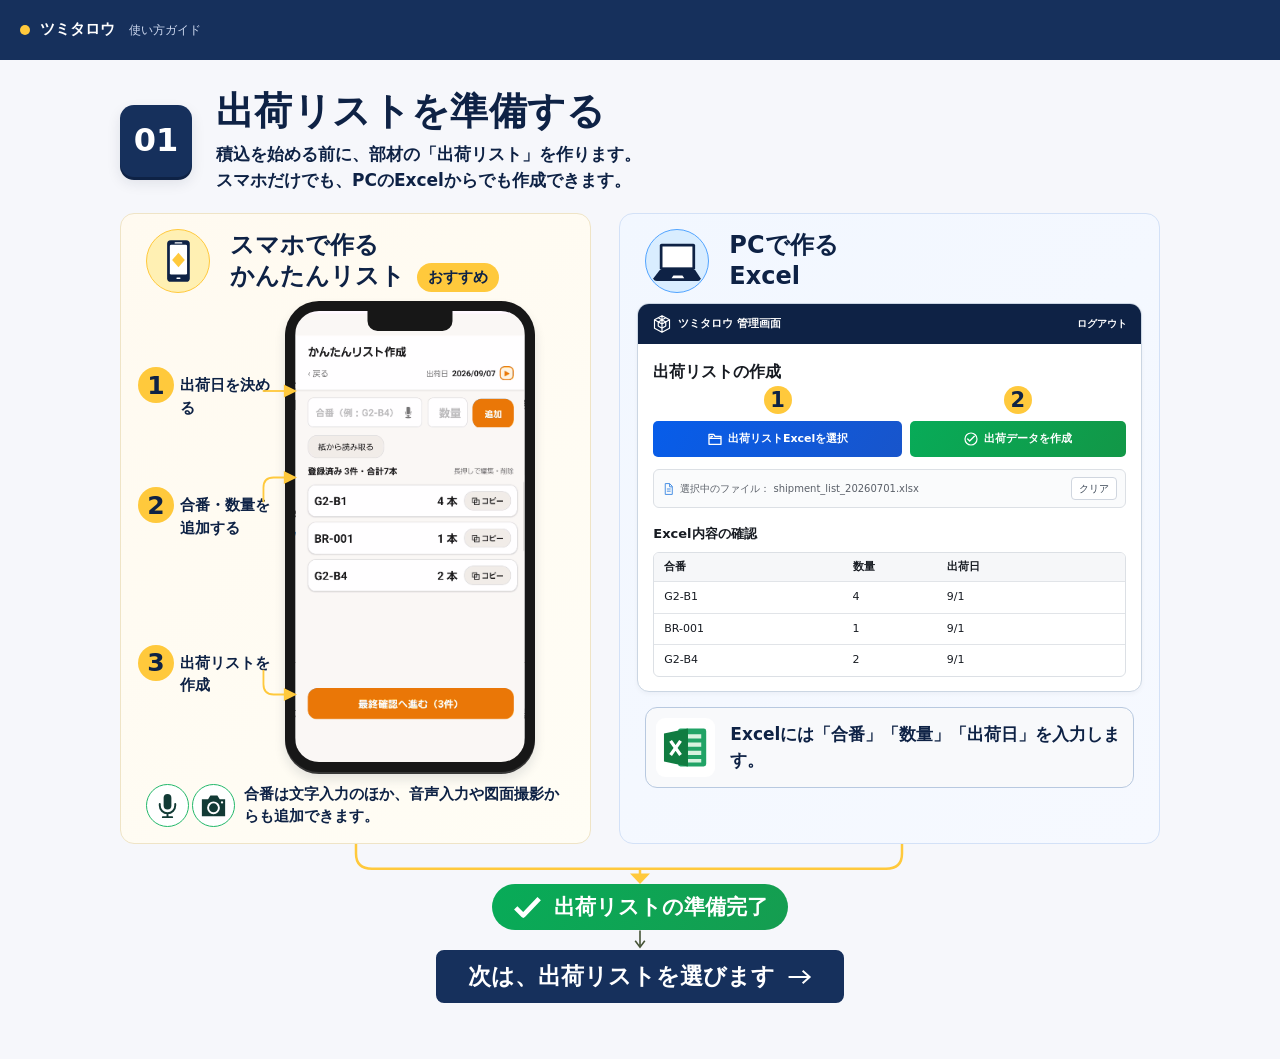
<file: guide_v2/01.html>
<!DOCTYPE html>
<html lang="ja">
<head>
<meta charset="UTF-8">
<meta name="viewport" content="width=device-width, initial-scale=1.0">
<title>01 出荷リストを準備する｜ツミタロウ 使い方</title>
<link rel="icon" href="data:,">
<link rel="stylesheet" href="guide.css">
<link rel="stylesheet" href="01.css?rev=14a">
</head>
<body class="v2-page-01">

<div class="v2-topbar">
  <div class="v2-topbar-brand"><span class="dot"></span>ツミタロウ<span class="v2-topbar-sub">&nbsp;使い方ガイド</span></div>
</div>

<main class="v2-main">
  <div class="v2-header">
    <span class="v2-badge">01</span>
    <div class="v2-header-text">
      <h1 class="v2-title">出荷リストを準備する</h1>
      <p class="v2-lead">積込を始める前に、部材の「出荷リスト」を作ります。</p>
      <p class="v2-lead">スマホだけでも、PCのExcelからでも作成できます。</p>
    </div>
  </div>

  <div class="prep-methods">
    <section class="prep-panel prep-panel--phone" aria-labelledby="phone-method-title">
      <div class="prep-panel-heading">
        <span class="prep-method-icon prep-method-icon--phone" aria-hidden="true">
          <svg viewBox="0 0 64 64" focusable="false"><rect x="20" y="9" width="25" height="46" rx="4" fill="currentColor"/><rect x="23" y="14" width="19" height="33" rx="1.5" fill="#fff"/><path d="m32.5 23 7 8-7 8-7-8Z" fill="var(--gold)"/><path d="M29 12h7M31 51h3" stroke="#fff" stroke-width="1.6" stroke-linecap="round"/></svg>
        </span>
        <div class="prep-heading-copy">
          <h2 id="phone-method-title" class="prep-method-title"><span>スマホで作る</span><span>かんたんリスト</span></h2>
          <span class="prep-recommended">おすすめ</span>
        </div>
      </div>

      <div class="prep-phone-demo">
        <ol class="prep-step-list">
          <li class="prep-step prep-step--1">
            <span class="prep-step-number" aria-hidden="true">1</span>
            <span class="prep-step-copy">出荷日を<wbr>決める</span>
            <svg class="prep-step-arrow" viewBox="0 0 48 20" aria-hidden="true" focusable="false"><path d="M1 10h30"/><path class="prep-arrow-tip" d="m30 1 18 9-18 9Z"/></svg>
          </li>
          <li class="prep-step prep-step--2">
            <span class="prep-step-number" aria-hidden="true">2</span>
            <span class="prep-step-copy">合番・数量を<wbr>追加する</span>
            <svg class="prep-step-arrow prep-step-arrow--up" viewBox="0 0 48 46" aria-hidden="true" focusable="false"><path d="M2 44V24Q2 10 16 10h16"/><path class="prep-arrow-tip" d="m30 1 18 9-18 9Z"/></svg>
          </li>
          <li class="prep-step prep-step--3">
            <span class="prep-step-number" aria-hidden="true">3</span>
            <span class="prep-step-copy">出荷リストを<wbr>作成</span>
            <svg class="prep-step-arrow prep-step-arrow--down" viewBox="0 0 48 46" aria-hidden="true" focusable="false"><path d="M2 2v20q0 14 14 14h16"/><path class="prep-arrow-tip" d="m30 27 18 9-18 9Z"/></svg>
          </li>
        </ol>

        <figure class="prep-phone-shell">
          <div class="prep-phone-screen">
            <!-- 実際のスマホ画面を使用。下端のOSナビゲーション領域だけをCSSで見切る。 -->
            <img src="assets/01_phone_screen.png" width="293" height="611" alt="かんたんリスト作成画面。出荷日2026/09/07。G2-B1・数量4本、BR-001・数量1本、G2-B4・数量2本。合番と数量の追加、紙から読み取る、最終確認へ進む操作を表示。">
          </div>
        </figure>
      </div>

      <div class="prep-phone-note">
        <span class="prep-input-icons" aria-hidden="true">
          <span class="prep-input-icon"><svg viewBox="0 0 40 40" focusable="false"><rect x="15" y="5" width="10" height="20" rx="5" fill="currentColor"/><path d="M10 18v2a10 10 0 0 0 20 0v-2M20 30v5M14 35h12" fill="none" stroke="currentColor" stroke-width="2.5" stroke-linecap="round"/></svg></span>
          <span class="prep-input-icon"><svg viewBox="0 0 40 40" focusable="false"><path d="M5 12h8l3-5h9l3 5h7v22H5Z" fill="currentColor"/><circle cx="20" cy="23" r="7" fill="none" stroke="#fff" stroke-width="2.5"/><circle cx="31" cy="16" r="1.5" fill="#fff"/></svg></span>
        </span>
        <p>合番は文字入力のほか、音声入力や図面撮影からも追加できます。</p>
      </div>
    </section>

    <section class="prep-panel prep-panel--pc" aria-labelledby="pc-method-title">
      <div class="prep-panel-heading">
        <span class="prep-method-icon prep-method-icon--pc" aria-hidden="true">
          <svg viewBox="0 0 64 64" focusable="false"><rect x="13" y="13" width="39" height="29" rx="2" fill="currentColor"/><rect x="16" y="16" width="33" height="23" fill="#fff"/><path d="m13 42-7 9q0 3 4 3h45q3 0 3-3l-6-9Z" fill="currentColor"/><path d="M28 48h10l2 3H26Z" fill="#fff"/></svg>
        </span>
        <h2 id="pc-method-title" class="prep-method-title"><span>PCで作る</span><span>Excel</span></h2>
      </div>

      <!-- 画面内もHTMLで再現し、狭い幅でも操作名・ファイル名・表の全3行を折り返して保持する。
           これは説明図。操作ボタンに見える要素は静的なspanであり、送信・選択処理は持たない。 -->
      <figure class="prep-pc-screen" aria-labelledby="pc-screen-caption">
        <figcaption id="pc-screen-caption" class="prep-sr-only">PCのツミタロウ管理画面で出荷リストを作成する例</figcaption>
        <div class="prep-pc-topbar">
          <span class="prep-pc-brand"><svg viewBox="0 0 24 24" aria-hidden="true" focusable="false"><path d="m12 2 9 5v10l-9 5-9-5V7Zm0 0v10m9-5-9 5-9-5m9 5v10M7.5 4.5l9 5v5l-4.5 2.5-4.5-2.5v-5l9-5" fill="none" stroke="currentColor" stroke-width="1.4" stroke-linejoin="round"/></svg><span>ツミタロウ 管理画面</span></span>
          <span class="prep-pc-logout">ログアウト</span>
        </div>
        <div class="prep-pc-body">
          <h3 class="prep-pc-title">出荷リストの作成</h3>
          <ol class="prep-pc-actions">
            <li><span class="prep-pc-step-number" aria-hidden="true">1</span><span class="prep-ui-action prep-ui-action--select"><svg viewBox="0 0 24 24" aria-hidden="true" focusable="false"><path d="M3 7V5h7l2 3h9v12H3Zm0 4h18M6 11V8h3" fill="none" stroke="currentColor" stroke-width="2" stroke-linejoin="round"/></svg><span>出荷リストExcelを選択</span></span></li>
            <li><span class="prep-pc-step-number" aria-hidden="true">2</span><span class="prep-ui-action prep-ui-action--create"><svg viewBox="0 0 24 24" aria-hidden="true" focusable="false"><circle cx="12" cy="12" r="9" fill="none" stroke="currentColor" stroke-width="1.8"/><path d="m7 12 3 3 7-7" fill="none" stroke="currentColor" stroke-width="2" stroke-linecap="round" stroke-linejoin="round"/></svg><span>出荷データを作成</span></span></li>
          </ol>
          <div class="prep-selected-file">
            <svg viewBox="0 0 24 24" aria-hidden="true" focusable="false"><path d="M6 2h8l5 5v15H6Zm8 0v6h5M9 12h7M9 16h7" fill="none" stroke="currentColor" stroke-width="1.8" stroke-linejoin="round"/></svg>
            <span class="prep-file-name"><span>選択中のファイル：</span> <span>shipment_list_20260701.xlsx</span></span>
            <span class="prep-file-clear">クリア</span>
          </div>
          <h3 class="prep-table-title">Excel内容の確認</h3>
          <div class="prep-table-frame">
            <table class="prep-data-table">
              <caption class="prep-sr-only">選択した出荷リストExcelの内容</caption>
              <colgroup><col class="prep-col-mark"><col class="prep-col-count"><col class="prep-col-date"></colgroup>
              <thead><tr><th scope="col">合番</th><th scope="col">数量</th><th scope="col">出荷日</th></tr></thead>
              <tbody>
                <tr><td>G2-B1</td><td>4</td><td>9/1</td></tr>
                <tr><td>BR-001</td><td>1</td><td>9/1</td></tr>
                <tr><td>G2-B4</td><td>2</td><td>9/1</td></tr>
              </tbody>
            </table>
          </div>
        </div>
      </figure>

      <div class="prep-excel-note">
        <svg class="prep-excel-icon" viewBox="0 0 64 64" aria-hidden="true" focusable="false"><rect x="23" y="9" width="34" height="46" rx="3" fill="#21a366"/><path d="M32 16h19v5H32Zm0 10h19v5H32Zm0 10h19v5H32Zm0 10h19v4H32Z" fill="#d8f2df"/><path d="m6 15 29-6v46L6 49Z" fill="#107c41"/><path d="m14 24 12 17m0-17L14 41" fill="none" stroke="#fff" stroke-width="4"/></svg>
        <p>Excelには「合番」「数量」「出荷日」を入力します。</p>
      </div>
    </section>
  </div>

  <div class="prep-merge" aria-hidden="true">
    <svg class="prep-merge-desktop" viewBox="0 0 1040 42" preserveAspectRatio="none" focusable="false"><path d="M236 0v10q0 16 16 16h514q16 0 16-16V0M520 26v8"/><path class="prep-arrow-tip" d="m510 31 10 11 10-11Z"/></svg>
    <svg class="prep-merge-mobile" viewBox="0 0 300 44" preserveAspectRatio="none" focusable="false"><path d="M1 0v14q0 14 14 14h141V0M150 28v8"/><path class="prep-arrow-tip" d="m142 34 8 10 8-10Z"/></svg>
  </div>

  <div class="prep-complete"><svg viewBox="0 0 32 32" aria-hidden="true" focusable="false"><path d="m4 17 8 8L29 7" fill="none" stroke="currentColor" stroke-width="5" stroke-linejoin="round"/></svg><span>出荷リストの準備完了</span></div>
  <svg class="prep-next-arrow" viewBox="0 0 20 24" aria-hidden="true" focusable="false"><path d="M10 0v19m-6-6 6 8 6-8"/></svg>
  <a class="prep-next" href="02.html"><span>次は、出荷リストを選びます</span><svg viewBox="0 0 32 24" aria-hidden="true" focusable="false"><path d="M2 12h27m-9-8 9 8-9 8"/></svg></a>
</main>

</body>
</html>
</file>
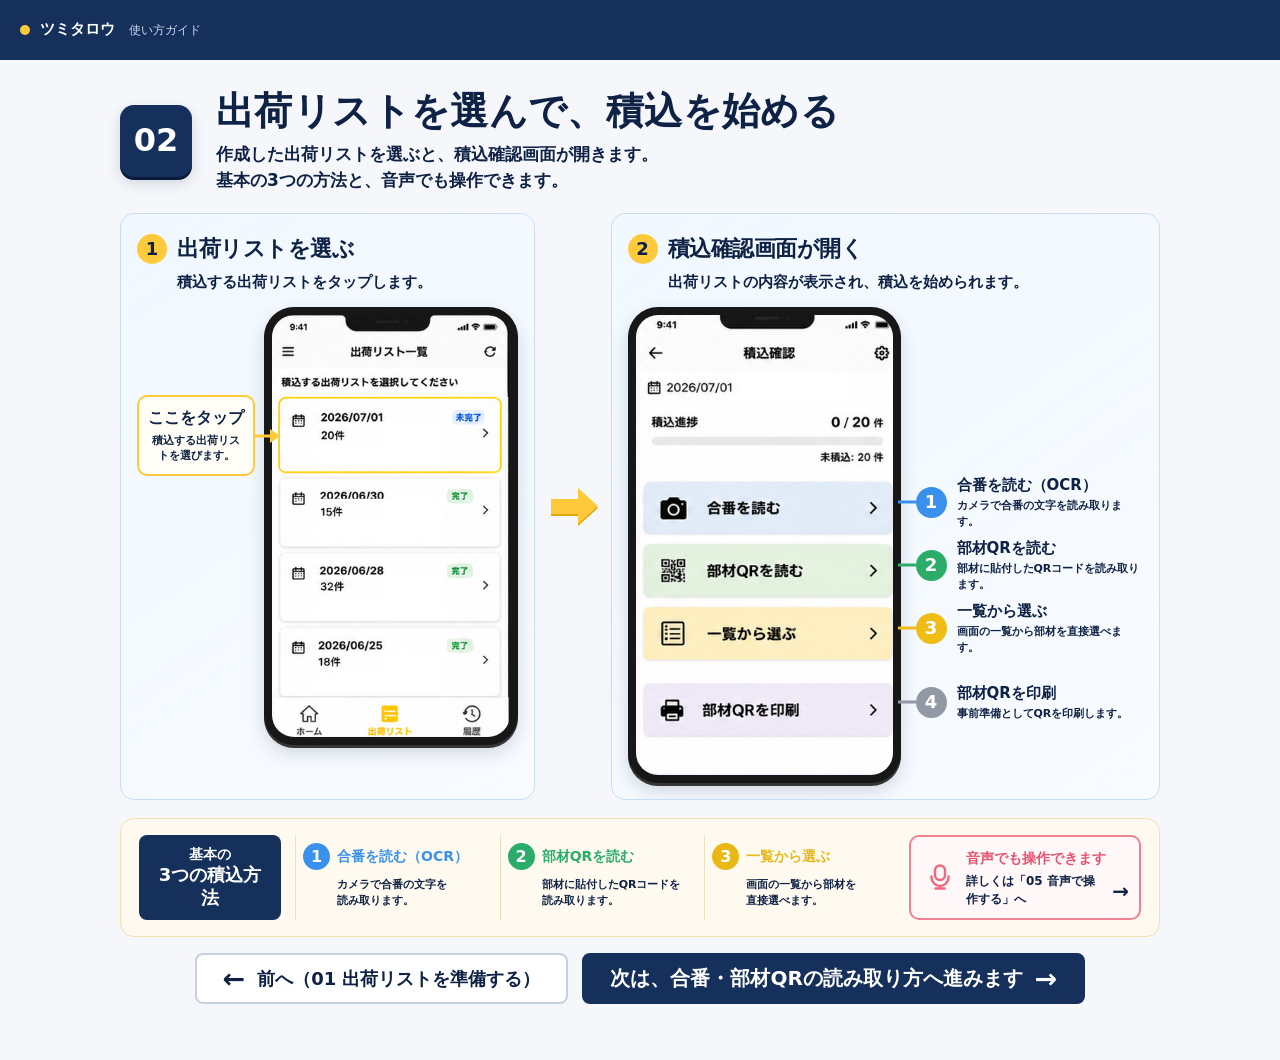
<file: guide_v2/02.html>
<!doctype html>
<html lang="ja">
<head>
  <meta charset="utf-8">
  <meta name="viewport" content="width=device-width, initial-scale=1">
  <title>02 出荷リストを選んで、積込を始める｜ツミタロウ 使い方ガイド</title>
  <link rel="icon" href="data:,">
  <link rel="stylesheet" href="guide.css">
  <link rel="stylesheet" href="02.css?rev=14e">
</head>
<body class="v2-page-02">
  <div class="v2-topbar">
    <div class="v2-topbar-brand"><span class="dot"></span>ツミタロウ<span class="v2-topbar-sub">&nbsp;使い方ガイド</span></div>
  </div>

  <main class="v2-main">
    <header class="v2-header">
      <span class="v2-badge">02</span>
      <div class="v2-header-text">
        <h1 class="v2-title">出荷リストを選んで、積込を始める</h1>
        <p class="v2-lead">作成した出荷リストを選ぶと、積込確認画面が開きます。</p>
        <p class="v2-lead">基本の3つの方法と、音声でも操作できます。</p>
      </div>
    </header>

    <section class="load-steps" aria-label="積込を始めるまでの手順">
      <article class="load-step-panel load-step-panel--list v2-panel">
        <div class="v2-step-head">
          <span class="v2-step-num">1</span>
          <h2 class="v2-step-title">出荷リストを選ぶ</h2>
        </div>
        <p class="v2-step-desc">積込する出荷リストをタップします。</p>

        <div class="load-list-layout">
          <div class="load-phone-shell load-phone-shell--list">
            <img src="assets/02_shipment_list_screen.png" width="339" height="602" alt="出荷リスト一覧。出荷日、未完了・完了の状態、件数、右矢印を備えた4件の出荷リストと、ホーム・出荷リスト・履歴のタブを表示">
          </div>
          <aside class="load-select-callout">
            <strong>ここをタップ</strong>
            <span>積込する出荷リストを選びます。</span>
          </aside>
        </div>
      </article>

      <div class="load-main-arrow" aria-hidden="true"></div>

      <article class="load-step-panel load-step-panel--check v2-panel">
        <div class="v2-step-head">
          <span class="v2-step-num">2</span>
          <h2 class="v2-step-title">積込確認画面が開く</h2>
        </div>
        <p class="v2-step-desc">出荷リストの内容が表示され、積込を始められます。</p>

        <div class="load-check-layout">
          <div class="load-phone-shell load-phone-shell--check">
            <img src="assets/02_loading_check_screen.png" width="337" height="602" alt="積込確認画面。2026年7月1日、積込進捗0／20件、未積込20件と4つの操作を表示">
          </div>

          <ol class="load-actions" aria-label="積込方法と事前準備">
            <li class="load-action load-action--ocr">
              <span class="load-action-number">1</span>
              <span class="load-action-copy"><strong>合番を読む（OCR）</strong><span>カメラで合番の文字を読み取ります。</span></span>
            </li>
            <li class="load-action load-action--qr">
              <span class="load-action-number">2</span>
              <span class="load-action-copy"><strong>部材QRを読む</strong><span>部材に貼付したQRコードを読み取ります。</span></span>
            </li>
            <li class="load-action load-action--list">
              <span class="load-action-number">3</span>
              <span class="load-action-copy"><strong>一覧から選ぶ</strong><span>画面の一覧から部材を直接選べます。</span></span>
            </li>
            <li class="load-action load-action--print">
              <span class="load-action-number">4</span>
              <span class="load-action-copy"><strong>部材QRを印刷</strong><span>事前準備としてQRを印刷します。</span></span>
            </li>
          </ol>
        </div>
      </article>
    </section>

    <section class="load-methods v2-panel" aria-labelledby="load-methods-title">
      <h2 id="load-methods-title" class="load-methods-title"><span>基本の</span><strong>3つの積込方法</strong></h2>

      <div class="load-method load-method--ocr">
        <div class="load-method-head"><span>1</span><strong>合番を読む（OCR）</strong></div>
        <p>カメラで合番の文字を<br>読み取ります。</p>
      </div>

      <div class="load-method load-method--qr">
        <div class="load-method-head"><span>2</span><strong>部材QRを読む</strong></div>
        <p>部材に貼付したQRコードを<br>読み取ります。</p>
      </div>

      <div class="load-method load-method--list">
        <div class="load-method-head"><span>3</span><strong>一覧から選ぶ</strong></div>
        <p>画面の一覧から部材を<br>直接選べます。</p>
      </div>

      <a class="load-voice" href="05-01.html">
        <svg viewBox="0 0 28 28" fill="none" aria-hidden="true" focusable="false">
          <rect x="9" y="2.5" width="10" height="14.5" rx="5" stroke="currentColor" stroke-width="2.4"/>
          <path d="M5.5 13.5v1a8.5 8.5 0 0 0 17 0v-1M14 23v2.5M9.5 25.5h9" stroke="currentColor" stroke-width="2.4" stroke-linecap="round" stroke-linejoin="round"/>
        </svg>
        <div class="load-voice-copy">
          <strong>音声でも操作できます</strong>
          <div class="load-voice-detail"><span class="load-voice-guide"><span>詳しくは「05 音声で</span><span>操作する」へ</span></span><span class="load-voice-arrow" aria-hidden="true">→</span></div>
        </div>
      </a>
    </section>

    <nav class="load-pager" aria-label="前後ページ案内">
      <a class="load-prev" href="01.html"><span class="load-prev-arrow" aria-hidden="true">←</span><span>前へ（01 出荷リストを準備する）</span></a>
      <a class="load-next" href="03.html"><span class="load-next-text"><span>次は、合番・部材QRの</span><span>読み取り方へ進みます</span></span><span class="load-next-arrow" aria-hidden="true">→</span></a>
    </nav>
  </main>
</body>
</html>
</file>
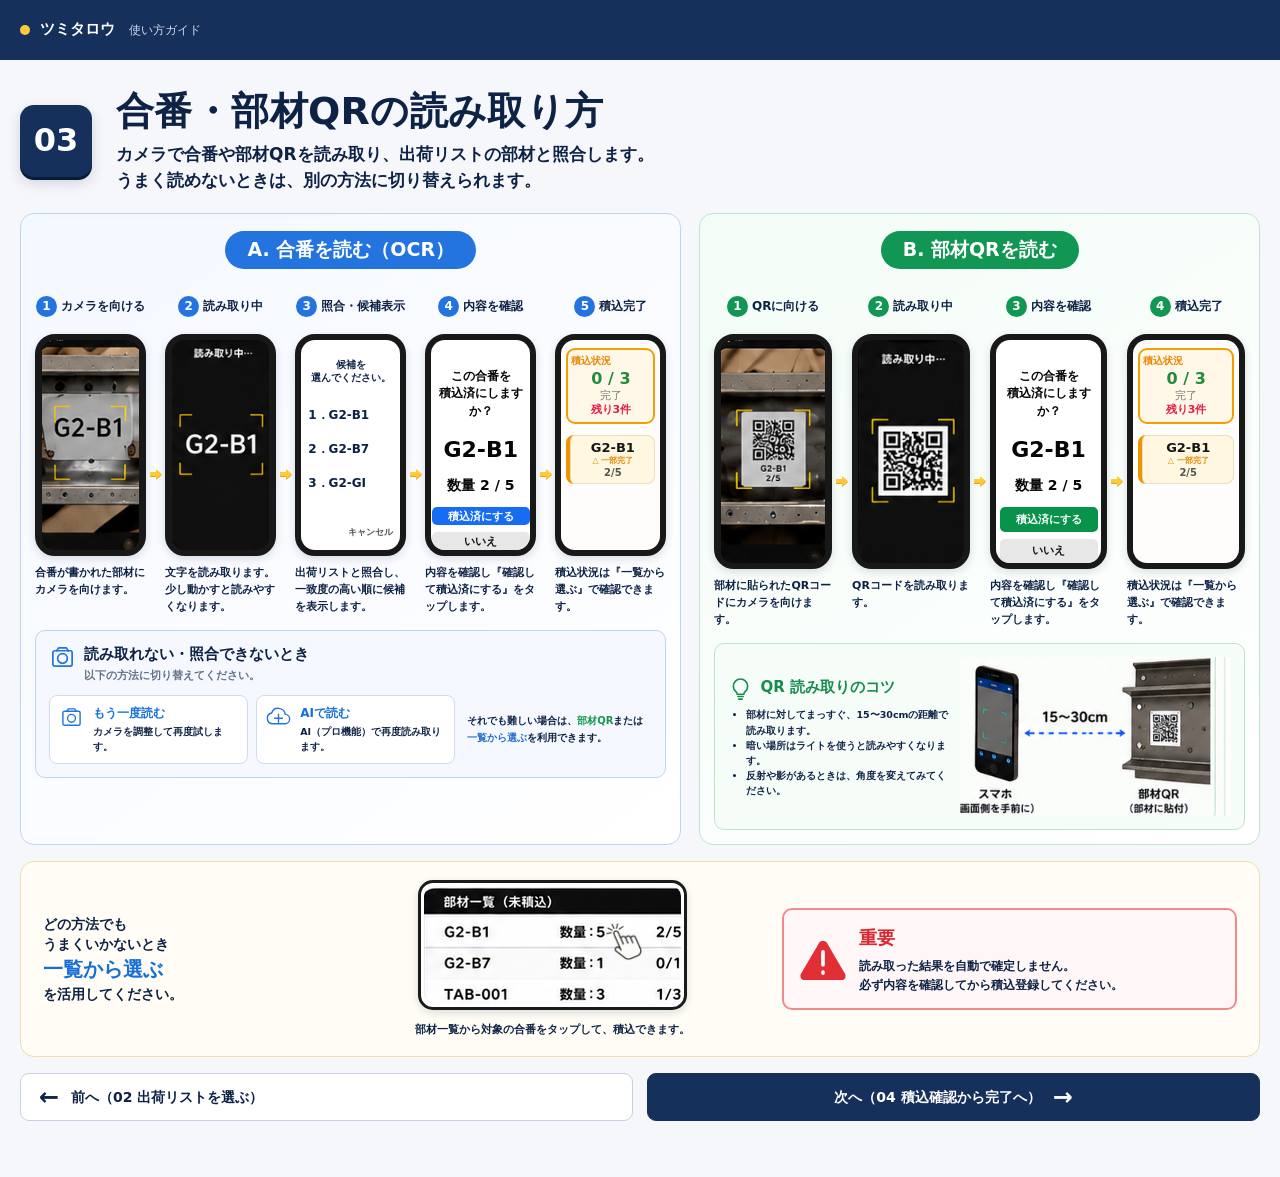
<file: guide_v2/03.html>
<!DOCTYPE html>
<html lang="ja">
<head>
<meta charset="UTF-8">
<meta name="viewport" content="width=device-width, initial-scale=1.0">
<title>03 合番・部材QRの読み取り方｜ツミタロウ 使い方</title>
<link rel="icon" href="data:,">
<link rel="stylesheet" href="guide.css">
<link rel="stylesheet" href="03.css?rev=13c">
</head>
<body class="v2-page-03">

<div class="v2-topbar">
  <div class="v2-topbar-brand"><span class="dot"></span>ツミタロウ<span class="v2-topbar-sub">&nbsp;使い方ガイド</span></div>
</div>

<main class="v2-main">
  <header class="v2-header">
    <span class="v2-badge">03</span>
    <div class="v2-header-text">
      <h1 class="v2-title">合番・部材QRの読み取り方</h1>
      <p class="v2-lead">カメラで合番や部材QRを読み取り、出荷リストの部材と照合します。</p>
      <p class="v2-lead">うまく読めないときは、別の方法に切り替えられます。</p>
    </div>
  </header>

  <div class="read-dual-panels">
    <section class="v2-panel read-panel read-panel--ocr" aria-labelledby="ocr-title">
      <h2 id="ocr-title" class="read-panel-title">A. 合番を読む（OCR）</h2>

      <div class="read-process-grid read-process-grid--five">
        <article class="read-process-step">
          <div class="read-process-head"><span class="read-process-number">1</span><h3>カメラを向ける</h3></div>
          <figure class="read-phone-frame">
            <img src="assets/03_ocr_step1.png" width="121" height="262" alt="部材の合番G2-B1をカメラ枠に収めた画面">
          </figure>
          <p>合番が書かれた部材にカメラを向けます。</p>
        </article>
        <div class="read-flow-arrow" aria-hidden="true"></div>

        <article class="read-process-step">
          <div class="read-process-head"><span class="read-process-number">2</span><h3>読み取り中</h3></div>
          <figure class="read-phone-frame">
            <img src="assets/03_ocr_step2.png" width="119" height="262" alt="合番G2-B1を読み取っている画面">
          </figure>
          <p>文字を読み取ります。少し動かすと読みやすくなります。</p>
        </article>
        <div class="read-flow-arrow" aria-hidden="true"></div>

        <article class="read-process-step">
          <div class="read-process-head"><span class="read-process-number">3</span><h3>照合・候補表示</h3></div>
          <figure class="read-phone-frame read-phone-frame--ui" aria-label="候補を選んでください。G2-B1、G2-B7、G2-GIの3件を表示する画面">
            <div class="read-candidate-screen">
              <p class="read-candidate-prompt"><span>候補を</span><span>選んでください。</span></p>
              <div class="read-candidate-list">
                <div><span>1．</span><strong>G2-B1</strong></div>
                <div><span>2．</span><strong>G2-B7</strong></div>
                <div><span>3．</span><strong>G2-GI</strong></div>
              </div>
              <span class="read-candidate-cancel">キャンセル</span>
            </div>
          </figure>
          <p>出荷リストと照合し、一致度の高い順に候補を表示します。</p>
        </article>
        <div class="read-flow-arrow" aria-hidden="true"></div>

        <article class="read-process-step">
          <div class="read-process-head"><span class="read-process-number">4</span><h3>内容を確認</h3></div>
          <figure class="read-phone-frame read-phone-frame--ui" aria-label="G2-B1を数量2/5で積込済にするか確認する画面">
            <div class="read-confirm-screen read-confirm-screen--ocr">
              <span class="read-confirm-question">この合番を<br>積込済にしますか？</span>
              <strong class="read-confirm-part">G2-B1</strong>
              <span class="read-confirm-quantity">数量 2 / 5</span>
              <span class="read-confirm-button read-confirm-button--primary">積込済にする</span>
              <span class="read-confirm-button read-confirm-button--cancel">いいえ</span>
            </div>
          </figure>
          <p>内容を確認し『確認して積込済にする』をタップします。</p>
        </article>
        <div class="read-flow-arrow" aria-hidden="true"></div>

        <article class="read-process-step">
          <div class="read-process-head"><span class="read-process-number">5</span><h3>積込完了</h3></div>
          <figure class="read-phone-frame read-phone-frame--ui">
            <div class="read-status-screen">
              <div class="read-status-summary">
                <span class="read-status-label">積込状況</span>
                <div class="read-status-counts">
                  <strong>0 / 3</strong>
                  <span>完了</span>
                  <b>残り3件</b>
                </div>
              </div>
              <div class="read-status-item">
                <strong>G2-B1</strong>
                <span>△ 一部完了</span>
                <small>2/5</small>
              </div>
            </div>
          </figure>
          <p>積込状況は『一覧から選ぶ』で確認できます。</p>
        </article>
      </div>

      <aside class="read-help-box" aria-labelledby="ocr-help-title">
        <div class="read-help-heading">
          <svg viewBox="0 0 28 28" aria-hidden="true" focusable="false"><rect x="4" y="7" width="20" height="16" rx="2"/><path d="M8 7l2-3h8l2 3M9 15a5 5 0 1 0 10 0 5 5 0 0 0-10 0Z"/></svg>
          <div><h3 id="ocr-help-title">読み取れない・照合できないとき</h3><p>以下の方法に切り替えてください。</p></div>
        </div>
        <div class="read-help-options">
          <div class="read-help-option">
            <svg viewBox="0 0 32 32" aria-hidden="true" focusable="false"><rect x="5" y="8" width="22" height="18" rx="2"/><path d="m10 8 2-3h8l2 3M11 17a5 5 0 1 0 10 0 5 5 0 0 0-10 0Z"/></svg>
            <div><strong>もう一度読む</strong><span>カメラを調整して再度試します。</span></div>
          </div>
          <div class="read-help-option">
            <svg viewBox="0 0 32 32" aria-hidden="true" focusable="false"><path d="M8 24h16a6 6 0 0 0 .6-12A9 9 0 0 0 7.2 10.2 7 7 0 0 0 8 24Z"/><path d="M11 17h10M16 12v10"/></svg>
            <div><strong>AIで読む</strong><span>AI（プロ機能）で再度読み取ります。</span></div>
          </div>
          <p class="read-help-alternative">それでも難しい場合は、<strong>部材QR</strong>または<strong>一覧から選ぶ</strong>を利用できます。</p>
        </div>
      </aside>
    </section>

    <section class="v2-panel read-panel read-panel--qr" aria-labelledby="qr-title">
      <h2 id="qr-title" class="read-panel-title">B. 部材QRを読む</h2>

      <div class="read-process-grid read-process-grid--four">
        <article class="read-process-step">
          <div class="read-process-head"><span class="read-process-number">1</span><h3>QRに向ける</h3></div>
          <figure class="read-phone-frame">
            <img src="assets/03_qr_step1.png" width="121" height="262" alt="部材に貼られたG2-B1のQRコードへカメラを向けた画面">
          </figure>
          <p>部材に貼られたQRコードにカメラを向けます。</p>
        </article>
        <div class="read-flow-arrow" aria-hidden="true"></div>

        <article class="read-process-step">
          <div class="read-process-head"><span class="read-process-number">2</span><h3>読み取り中</h3></div>
          <figure class="read-phone-frame">
            <img src="assets/03_qr_step2.png" width="121" height="262" alt="QRコードを読み取っている画面">
          </figure>
          <p>QRコードを読み取ります。</p>
        </article>
        <div class="read-flow-arrow" aria-hidden="true"></div>

        <article class="read-process-step">
          <div class="read-process-head"><span class="read-process-number">3</span><h3>内容を確認</h3></div>
          <figure class="read-phone-frame read-phone-frame--ui" aria-label="G2-B1を数量2/5で積込済にするか確認する画面">
            <div class="read-confirm-screen read-confirm-screen--qr">
              <span class="read-confirm-question">この合番を<br>積込済にしますか？</span>
              <strong class="read-confirm-part">G2-B1</strong>
              <span class="read-confirm-quantity">数量 2 / 5</span>
              <span class="read-confirm-button read-confirm-button--primary">積込済にする</span>
              <span class="read-confirm-button read-confirm-button--cancel">いいえ</span>
            </div>
          </figure>
          <p>内容を確認し『確認して積込済にする』をタップします。</p>
        </article>
        <div class="read-flow-arrow" aria-hidden="true"></div>

        <article class="read-process-step">
          <div class="read-process-head"><span class="read-process-number">4</span><h3>積込完了</h3></div>
          <figure class="read-phone-frame read-phone-frame--ui">
            <div class="read-status-screen">
              <div class="read-status-summary">
                <span class="read-status-label">積込状況</span>
                <div class="read-status-counts">
                  <strong>0 / 3</strong>
                  <span>完了</span>
                  <b>残り3件</b>
                </div>
              </div>
              <div class="read-status-item">
                <strong>G2-B1</strong>
                <span>△ 一部完了</span>
                <small>2/5</small>
              </div>
            </div>
          </figure>
          <p>積込状況は『一覧から選ぶ』で確認できます。</p>
        </article>
      </div>

      <aside class="read-tip-box" aria-labelledby="qr-tip-title">
        <div class="read-tip-copy">
          <h3 id="qr-tip-title">
            <svg viewBox="0 0 28 28" aria-hidden="true" focusable="false"><path d="M9 19c-2-1.7-3-4-3-6.5a8 8 0 1 1 16 0c0 2.5-1 4.8-3 6.5-.8.7-1.2 1.6-1.2 2.5h-7.6c0-.9-.4-1.8-1.2-2.5Z"/><path d="M11 24h6M12 27h4"/></svg>
            QR 読み取りのコツ
          </h3>
          <ul>
            <li>部材に対してまっすぐ、15〜30cmの距離で読み取ります。</li>
            <li>暗い場所はライトを使うと読みやすくなります。</li>
            <li>反射や影があるときは、角度を変えてみてください。</li>
          </ul>
        </div>
        <div class="read-distance-diagram">
          <img src="assets/03_qr_tip_diagram.png" width="340" height="199" alt="スマホ、15〜30cmの両向き点線矢印、部材QRの距離説明図">
        </div>
      </aside>
    </section>
  </div>

  <section class="v2-panel read-list-panel" aria-labelledby="list-method-title">
    <div class="read-list-intro">
      <p>どの方法でも<br>うまくいかないとき</p>
      <h2 id="list-method-title">一覧から選ぶ</h2>
      <p>を活用してください。</p>
    </div>

    <div class="read-parts-figure">
      <div class="read-parts-screen">
        <img src="assets/03_parts_list.png" width="269" height="131" alt="部材一覧（未積込）。G2-B1 数量5 2/5、G2-B7 数量1 0/1、TAB-001 数量3 1/3。">
        <img class="read-tap-icon" src="assets/03_tap_icon.png" width="81" height="83" alt="" aria-hidden="true">
      </div>
      <p>部材一覧から対象の合番をタップして、積込できます。</p>
    </div>

    <aside class="read-warning" aria-labelledby="warning-title">
      <svg viewBox="0 0 52 46" aria-hidden="true" focusable="false"><path d="M22 5a5 5 0 0 1 8 0l20 34a5 5 0 0 1-4 7H6a5 5 0 0 1-4-7Z"/><path d="M26 15v14M26 37v1"/></svg>
      <div><h2 id="warning-title">重要</h2><p>読み取った結果を自動で確定しません。<br>必ず内容を確認してから積込登録してください。</p></div>
    </aside>
  </section>

  <nav class="read-pager" aria-label="前後ページ案内">
    <a class="read-pager-item read-pager-item--prev" href="02.html"><span aria-hidden="true">←</span><strong>前へ（02 出荷リストを選ぶ）</strong></a>
    <a class="read-pager-item read-pager-item--next" href="04.html"><strong>次へ（04 積込確認から完了へ）</strong><span aria-hidden="true">→</span></a>
  </nav>
</main>

</body>
</html>
</file>
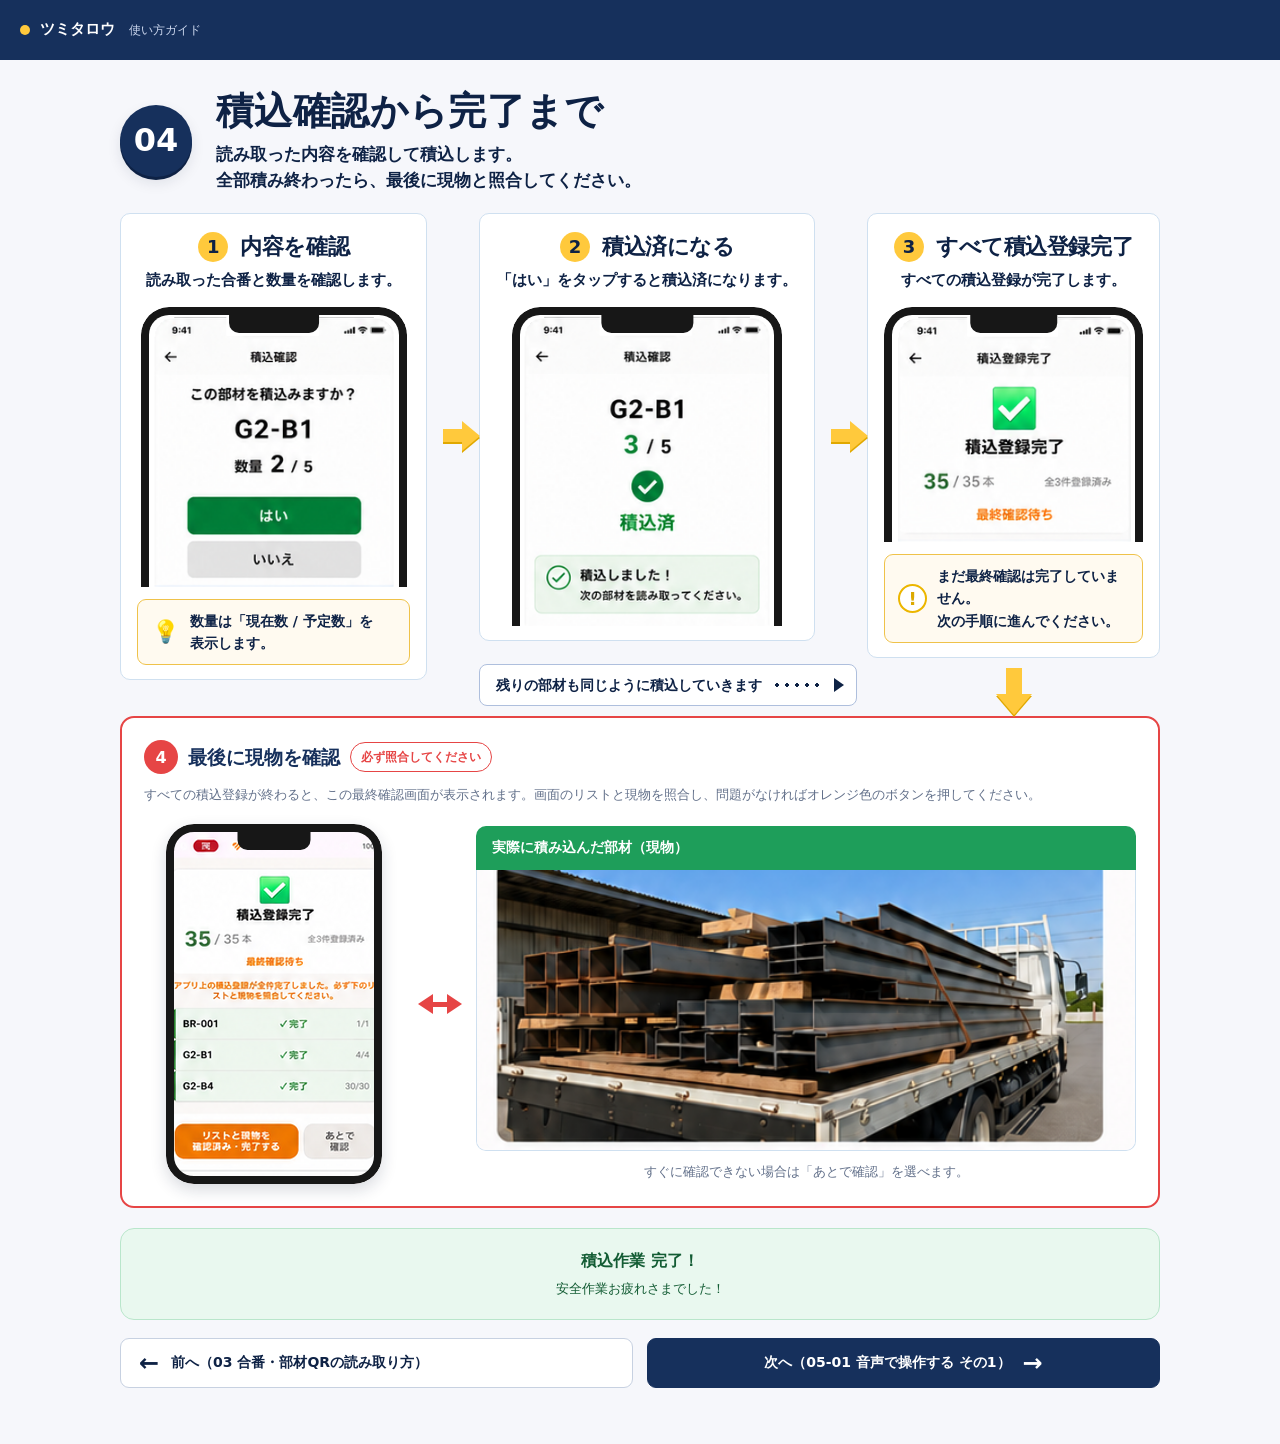
<file: guide_v2/04.html>
<!DOCTYPE html>
<html lang="ja">
<head>
<meta charset="UTF-8">
<meta name="viewport" content="width=device-width, initial-scale=1.0">
<title>04 積込確認から完了まで｜ツミタロウ 使い方</title>
<link rel="icon" href="data:,">
<link rel="stylesheet" href="guide.css">
<link rel="stylesheet" href="04.css?rev=14a">
</head>
<body class="v2-page-04">

<div class="v2-topbar">
  <div class="v2-topbar-brand"><span class="dot"></span>ツミタロウ<span class="v2-topbar-sub">&nbsp;使い方ガイド</span></div>
</div>

<main class="v2-main">

  <div class="v2-header">
    <span class="v2-badge">04</span>
    <div class="v2-header-text">
      <h1 class="v2-title">積込確認から完了まで</h1>
      <p class="v2-lead">読み取った内容を確認して積込します。</p>
      <p class="v2-lead">全部積み終わったら、最後に現物と照合してください。</p>
    </div>
  </div>

  <div class="v2-panel v2-upper-panel">
    <div class="v2-steps-row">

      <section class="v2-step-card v2-step-card--1">
        <div class="v2-step-head"><span class="v2-step-num">1</span><h2 class="v2-step-title">内容を確認</h2></div>
        <div class="v2-step-desc">読み取った合番と数量を確認します。</div>
        <div class="v2-step-phone v2-phone-shell">
          <img src="assets/step1_screen_v2_03.png" alt="積込確認画面（この部材を積込みますか？ G2-B1 数量2/5）">
        </div>
        <div class="v2-note gold"><span class="v2-note-symbol v2-note-symbol--bulb" aria-hidden="true">💡</span><span>数量は「現在数 / 予定数」を<br>表示します。</span></div>
      </section>

      <div class="v2-arrow-cell v2-arrow-cell--1" aria-hidden="true"><span class="v2-flow-arrow-right"></span></div>

      <section class="v2-step-card v2-step-card--2">
        <div class="v2-step-head"><span class="v2-step-num">2</span><h2 class="v2-step-title">積込済になる</h2></div>
        <div class="v2-step-desc">「はい」をタップすると積込済になります。</div>
        <div class="v2-step-phone v2-phone-shell">
          <img src="assets/step2_screen_v2_03.png" alt="積込済画面（G2-B1 3/5 積込済 積込しました！ 次の部材を読み取ってください。）">
        </div>
      </section>

      <div class="v2-arrow-cell v2-arrow-cell--2" aria-hidden="true"><span class="v2-flow-arrow-right"></span></div>

      <section class="v2-step-card v2-step-card--3">
        <div class="v2-step-head"><span class="v2-step-num">3</span><h2 class="v2-step-title">すべて積込登録完了</h2></div>
        <div class="v2-step-desc">すべての積込登録が完了します。</div>
        <div class="v2-step-phone v2-phone-shell">
          <img src="assets/step3_screen_v2_03.png" alt="積込登録完了画面（35/35本 全3件登録済み 最終確認待ち）">
        </div>
        <div class="v2-note gold"><span class="v2-note-symbol" aria-hidden="true">!</span><span>まだ最終確認は完了していません。<br>次の手順に進んでください。</span></div>
      </section>

      <div class="v2-flow-continuation">
        <span>残りの部材も同じように積込していきます</span>
        <span class="v2-flow-dots" aria-hidden="true"></span>
        <span class="v2-flow-caret" aria-hidden="true"></span>
      </div>

      <div class="v2-flow-to-step4" aria-hidden="true"><span class="v2-flow-arrow-down-shape"></span></div>
    </div>
  </div>

  <div class="v2-panel v2-panel--step4">
    <div class="v2-step4-head">
      <span class="v2-badge-red">4</span>
      <span class="v2-step4-title">最後に現物を確認</span>
      <span class="v2-step4-flag">必ず照合してください</span>
    </div>
    <p class="v2-step4-desc">すべての積込登録が終わると、この最終確認画面が表示されます。画面のリストと現物を照合し、問題がなければオレンジ色のボタンを押してください。</p>

    <div class="v2-step4-grid">
      <div class="v2-step4-phone v2-phone-shell">
        <img src="assets/step4_confirm_phone.png" alt="最終確認画面（積込登録完了 35/35本 全3件登録済み 最終確認待ち リストと現物を確認済み・完了する あとで確認）">
      </div>

      <div class="v2-arrow-double"><span class="tri-l"></span><span class="bar"></span><span class="tri-r"></span></div>

      <div>
        <div class="v2-photo-head">実際に積み込んだ部材（現物）</div>
        <div class="v2-photo-frame">
          <img src="assets/04_loaded_parts.png" alt="トラックに積み込まれた鉄骨部材">
        </div>
        <p class="v2-photo-caption">すぐに確認できない場合は「あとで確認」を選べます。</p>
      </div>
    </div>
  </div>

  <div class="v2-celebrate">積込作業 完了！<div class="sub">安全作業お疲れさまでした！</div></div>

  <nav class="v2-page04-pager" aria-label="前後ページ案内">
    <a class="v2-page04-pager-item v2-page04-pager-item--prev" href="03.html"><span aria-hidden="true">←</span><strong>前へ（03 合番・部材QRの読み取り方）</strong></a>
    <a class="v2-page04-pager-item v2-page04-pager-item--next" href="05-01.html"><strong>次へ（05-01 音声で操作する その1）</strong><span aria-hidden="true">→</span></a>
  </nav>

</main>

</body>
</html>
</file>
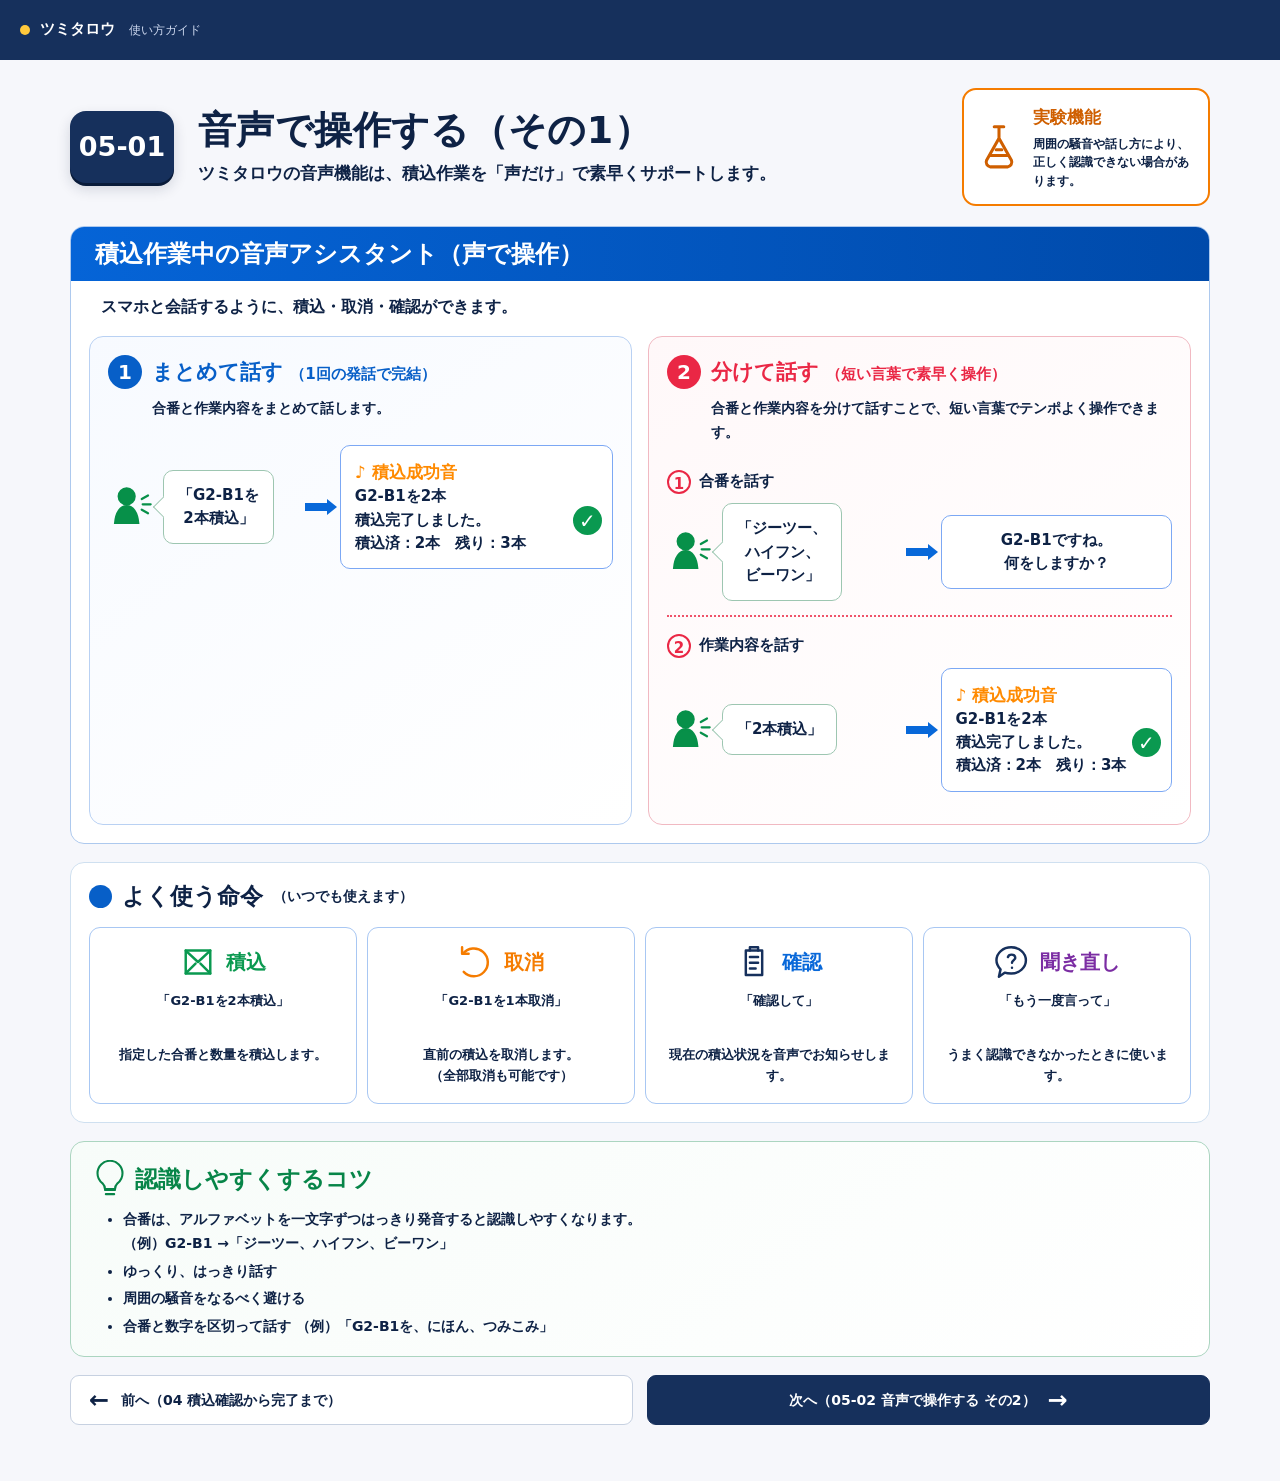
<file: guide_v2/05-01.html>
<!DOCTYPE html>
<html lang="ja">
<head>
<meta charset="UTF-8">
<meta name="viewport" content="width=device-width, initial-scale=1.0">
<title>05-01 音声で操作する（その1）｜ツミタロウ 使い方</title>
<link rel="stylesheet" href="guide.css">
<link rel="stylesheet" href="05-01.css?rev=13c">
<link rel="icon" href="data:,">
</head>
<body class="v2-page-05-01">

<div class="v2-topbar">
  <div class="v2-topbar-brand"><span class="dot"></span>ツミタロウ<span class="v2-topbar-sub">&nbsp;使い方ガイド</span></div>
</div>

<main class="v2-main">
  <div class="voice-hero">
    <header class="v2-header">
      <span class="v2-badge">05-01</span>
      <div class="v2-header-text">
        <h1 class="v2-title">音声で操作する<span>（その1）</span></h1>
        <p class="v2-lead">ツミタロウの音声機能は、積込作業を「声だけ」で素早くサポートします。</p>
      </div>
    </header>

    <aside class="voice-experimental" aria-label="実験機能の注意">
      <svg viewBox="0 0 44 50" aria-hidden="true" focusable="false">
        <path d="M17 4h10M22 4v12L9 39a5 5 0 0 0 4 7h18a5 5 0 0 0 4-7L22 16"/>
        <path d="M13 34h18M19 28h6"/>
      </svg>
      <div><strong>実験機能</strong><p>周囲の騒音や話し方により、正しく認識できない場合があります。</p></div>
    </aside>
  </div>

  <section class="v2-panel voice-assistant" aria-labelledby="assistant-title">
    <h2 id="assistant-title" class="voice-section-title">積込作業中の音声アシスタント（声で操作）</h2>
    <p class="voice-section-lead">スマホと会話するように、積込・取消・確認ができます。</p>

    <div class="voice-methods">
      <article class="voice-method voice-method--together">
        <header class="voice-method-head">
          <span class="voice-method-number">1</span>
          <h3>まとめて話す <small>（1回の発話で完結）</small></h3>
        </header>
        <p class="voice-method-desc">合番と作業内容をまとめて話します。</p>

        <div class="voice-conversation voice-conversation--together">
          <div class="voice-turn voice-turn--user">
            <svg class="voice-person" viewBox="0 0 54 54" aria-hidden="true" focusable="false">
              <circle cx="21" cy="15" r="9"/><path d="M8 45c1-12 6-19 13-19s12 7 13 19Z"/><path d="M38 18l7-4M39 24h9M38 30l7 4"/>
            </svg>
            <div class="voice-bubble">「G2-B1を<br>2本積込」</div>
          </div>
          <span class="voice-arrow voice-arrow--right" aria-hidden="true"></span>
          <div class="voice-reply voice-reply--success"><b>♪ 積込成功音</b><span>G2-B1を2本<br>積込完了しました。<br>積込済：2本　残り：3本</span><span class="voice-check" aria-hidden="true">✓</span></div>
        </div>
      </article>

      <article class="voice-method voice-method--split">
        <header class="voice-method-head">
          <span class="voice-method-number">2</span>
          <h3>分けて話す <small>（短い言葉で素早く操作）</small></h3>
        </header>
        <p class="voice-method-desc">合番と作業内容を分けて話すことで、短い言葉でテンポよく操作できます。</p>

        <div class="voice-split-step">
          <h4><span>1</span>合番を話す</h4>
          <div class="voice-split-flow">
            <div class="voice-turn voice-turn--user">
              <svg class="voice-person" viewBox="0 0 54 54" aria-hidden="true" focusable="false">
                <circle cx="21" cy="15" r="9"/><path d="M8 45c1-12 6-19 13-19s12 7 13 19Z"/><path d="M38 18l7-4M39 24h9M38 30l7 4"/>
              </svg>
              <div class="voice-bubble">「ジーツー、<br>ハイフン、<br>ビーワン」</div>
            </div>
            <span class="voice-arrow voice-arrow--right" aria-hidden="true"></span>
            <div class="voice-sound">G2-B1ですね。<br>何をしますか？</div>
          </div>
        </div>

        <div class="voice-split-step">
          <h4><span>2</span>作業内容を話す</h4>
          <div class="voice-split-flow">
            <div class="voice-turn voice-turn--user">
              <svg class="voice-person" viewBox="0 0 54 54" aria-hidden="true" focusable="false">
                <circle cx="21" cy="15" r="9"/><path d="M8 45c1-12 6-19 13-19s12 7 13 19Z"/><path d="M38 18l7-4M39 24h9M38 30l7 4"/>
              </svg>
              <div class="voice-bubble">「2本積込」</div>
            </div>
            <span class="voice-arrow voice-arrow--right" aria-hidden="true"></span>
            <div class="voice-reply voice-reply--success"><b>♪ 積込成功音</b><span>G2-B1を2本<br>積込完了しました。<br>積込済：2本　残り：3本</span><span class="voice-check" aria-hidden="true">✓</span></div>
          </div>
        </div>
      </article>
    </div>
  </section>

  <section class="v2-panel voice-commands" aria-labelledby="commands-title">
    <h2 id="commands-title" class="voice-subtitle"><span aria-hidden="true"></span>よく使う命令 <small>（いつでも使えます）</small></h2>
    <div class="voice-command-grid">
      <article class="voice-command voice-command--load">
        <div class="voice-command-head">
          <svg viewBox="0 0 44 44" aria-hidden="true" focusable="false"><path d="M7 8h30v28H7Z"/><path d="m7 8 15 14L37 8M7 36l12-12M37 36 25 24"/></svg>
          <h3>積込</h3>
        </div>
        <p class="voice-command-example">「G2-B1を2本積込」</p>
        <p>指定した合番と数量を積込します。</p>
      </article>

      <article class="voice-command voice-command--cancel">
        <div class="voice-command-head">
          <svg viewBox="0 0 44 44" aria-hidden="true" focusable="false"><path d="M13 12H5v-8"/><path d="M6 12a17 17 0 1 1 1 22"/></svg>
          <h3>取消</h3>
        </div>
        <p class="voice-command-example">「G2-B1を1本取消」</p>
        <p>直前の積込を取消します。<br>（全部取消も可能です）</p>
      </article>

      <article class="voice-command voice-command--check">
        <div class="voice-command-head">
          <svg viewBox="0 0 44 44" aria-hidden="true" focusable="false"><path d="M12 8h20v30H12Z"/><path d="M17 8V4h10v4M17 16h10M17 23h10M17 30h7"/></svg>
          <h3>確認</h3>
        </div>
        <p class="voice-command-example">「確認して」</p>
        <p>現在の積込状況を音声でお知らせします。</p>
      </article>

      <article class="voice-command voice-command--repeat">
        <div class="voice-command-head">
          <svg viewBox="0 0 44 44" aria-hidden="true" focusable="false"><path d="M8 31c-3-3-5-7-5-11C3 11 11 4 21 4s18 7 18 16-8 16-18 16c-3 0-5 0-8-1l-7 5 2-9Z"/><path d="M17 16c1-4 8-4 9 0 1 3-4 4-4 7M22 29h.01"/></svg>
          <h3>聞き直し</h3>
        </div>
        <p class="voice-command-example">「もう一度言って」</p>
        <p>うまく認識できなかったときに使います。</p>
      </article>
    </div>
  </section>

  <section class="v2-panel voice-tips" aria-labelledby="tips-title">
    <h2 id="tips-title">
      <svg viewBox="0 0 36 46" aria-hidden="true" focusable="false"><path d="M9 28C5 25 3 20 3 16a15 15 0 1 1 30 0c0 5-2 9-6 12-2 2-3 4-3 7H12c0-3-1-5-3-7Z"/><path d="M12 36h12M13 41h10"/></svg>
      認識しやすくするコツ
    </h2>
    <ul>
      <li>合番は、アルファベットを一文字ずつはっきり発音すると認識しやすくなります。<br><span>（例）G2-B1 →「ジーツー、ハイフン、ビーワン」</span></li>
      <li>ゆっくり、はっきり話す</li>
      <li>周囲の騒音をなるべく避ける</li>
      <li>合番と数字を区切って話す
        <span class="voice-tip-example"><span>（例）「G2-B1を、</span><span>にほん、つみこみ」</span></span>
      </li>
    </ul>
  </section>

  <nav class="voice-pager" aria-label="前後ページ案内">
    <a class="voice-pager-item voice-pager-item--prev" href="04.html"><span aria-hidden="true">←</span><strong>前へ（04 積込確認から完了まで）</strong></a>
    <a class="voice-pager-item voice-pager-item--next" href="05-02.html"><strong>次へ（05-02 音声で操作する その2）</strong><span aria-hidden="true">→</span></a>
  </nav>
</main>

</body>
</html>
</file>
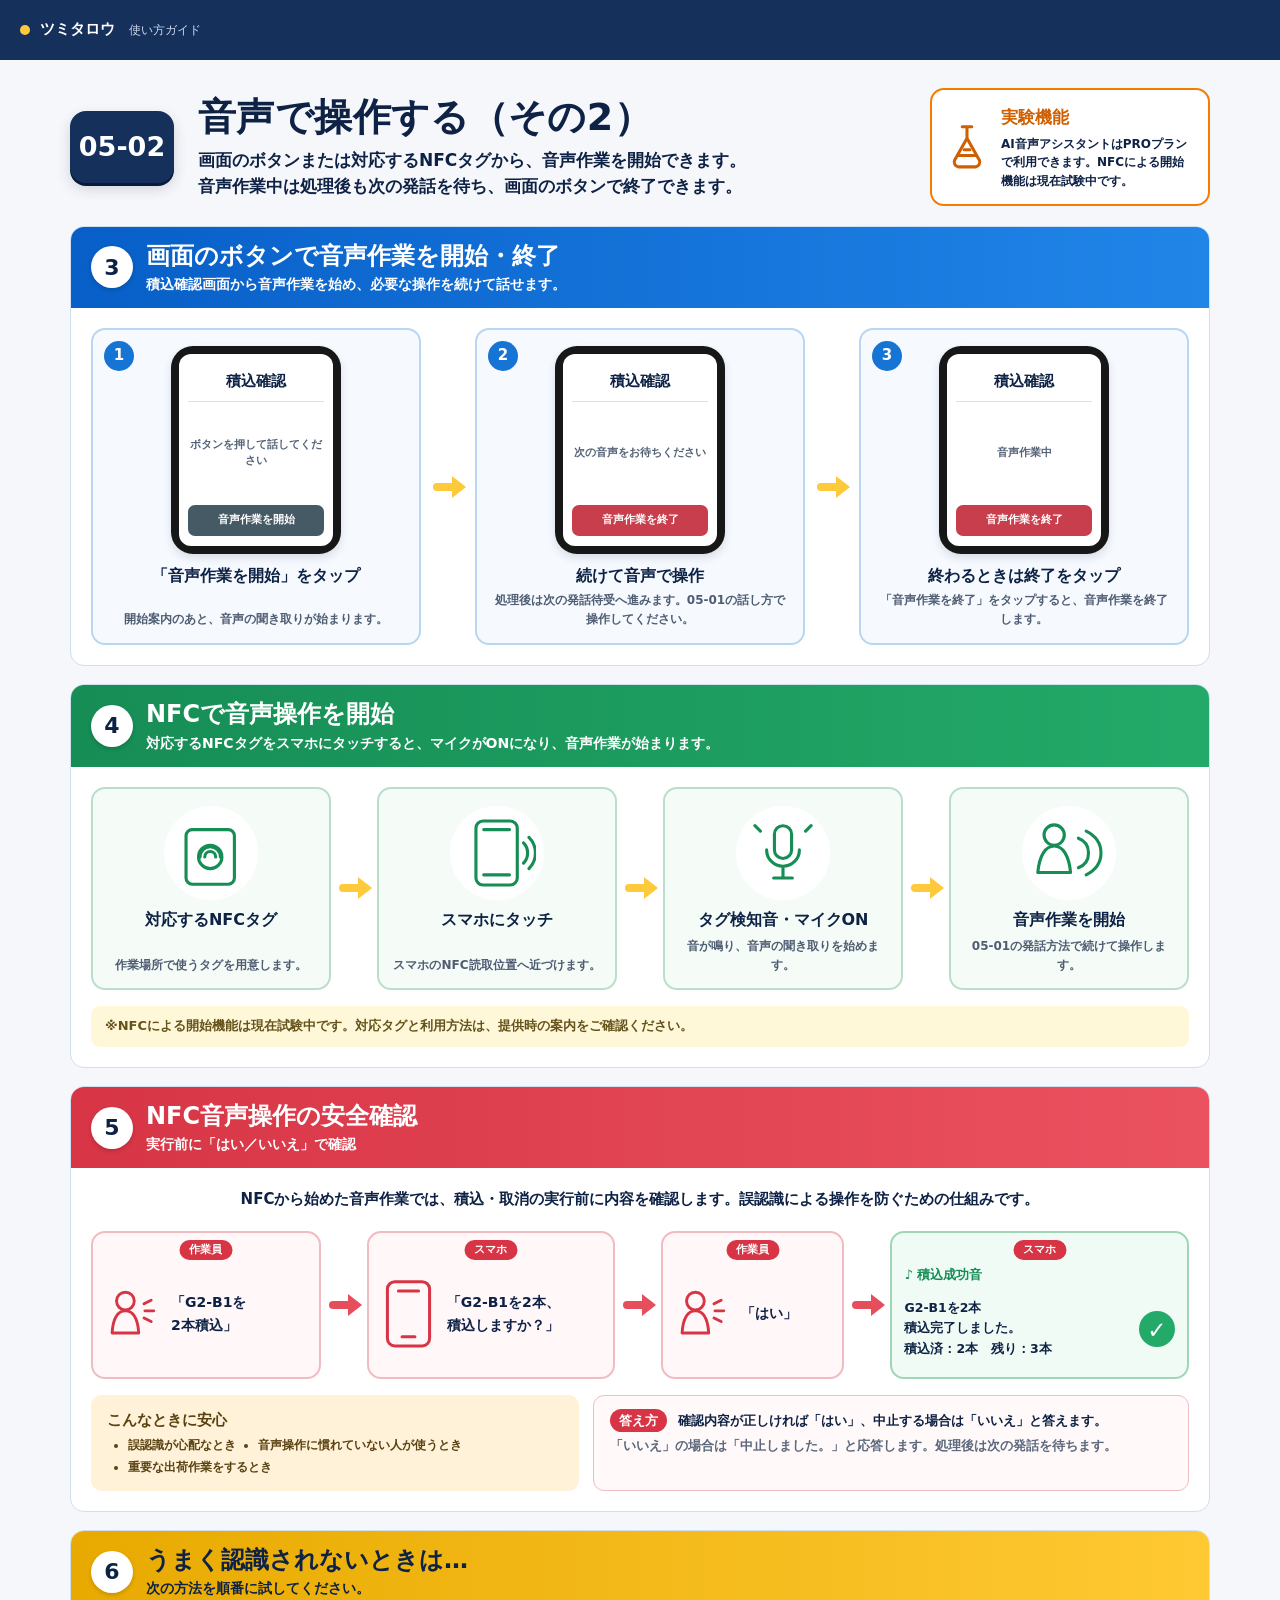
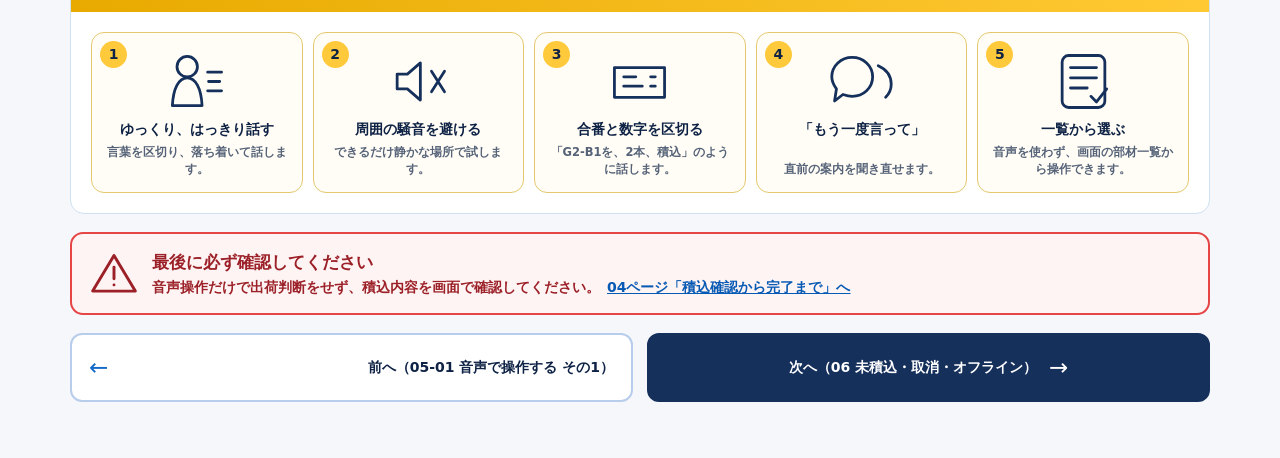
<file: guide_v2/05-02.html>
<!DOCTYPE html>
<html lang="ja">
<head>
<meta charset="UTF-8">
<meta name="viewport" content="width=device-width, initial-scale=1.0">
<title>05-02 音声で操作する（その2）｜ツミタロウ 使い方</title>
<link rel="icon" href="data:,">
<link rel="stylesheet" href="guide.css">
<link rel="stylesheet" href="05-02.css?rev=14a">
</head>
<body class="v2-page-05-02">

<div class="v2-topbar">
  <div class="v2-topbar-brand"><span class="dot"></span>ツミタロウ<span class="v2-topbar-sub">&nbsp;使い方ガイド</span></div>
</div>

<main class="v2-main">
  <div class="voice2-hero">
    <header class="v2-header">
      <span class="v2-badge">05-02</span>
      <div class="v2-header-text">
        <h1 class="v2-title">音声で操作する<span>（その2）</span></h1>
        <p class="v2-lead">画面のボタンまたは対応するNFCタグから、音声作業を開始できます。<br>音声作業中は処理後も次の発話を待ち、画面のボタンで終了できます。</p>
      </div>
    </header>

    <aside class="voice2-experimental" aria-label="実験機能と利用条件">
      <svg viewBox="0 0 44 50" aria-hidden="true" focusable="false">
        <path d="M17 4h10M22 4v12L9 39a5 5 0 0 0 4 7h18a5 5 0 0 0 4-7L22 16"/>
        <path d="M13 34h18M19 28h6"/>
      </svg>
      <div><strong>実験機能</strong><p>AI音声アシスタントはPROプランで利用できます。NFCによる開始機能は現在試験中です。</p></div>
    </aside>
  </div>

  <section class="v2-panel voice2-screen" aria-labelledby="screen-title">
    <div class="voice2-section-head voice2-section-head--blue">
      <span class="voice2-section-number">3</span>
      <div><h2 id="screen-title">画面のボタンで音声作業を開始・終了</h2><p>積込確認画面から音声作業を始め、必要な操作を続けて話せます。</p></div>
    </div>

    <div class="voice2-screen-flow">
      <article class="voice2-screen-step">
        <span class="voice2-screen-step-number">1</span>
        <div class="voice2-app-phone" aria-label="音声作業を開始ボタンの画面例">
          <div class="voice2-app-screen">
            <strong>積込確認</strong>
            <span>ボタンを押して話してください</span>
            <b class="voice2-app-button">音声作業を開始</b>
          </div>
        </div>
        <h3>「音声作業を開始」をタップ</h3>
        <p>開始案内のあと、音声の聞き取りが始まります。</p>
      </article>
      <span class="voice2-flow-arrow voice2-flow-arrow--blue" aria-hidden="true"></span>
      <article class="voice2-screen-step">
        <span class="voice2-screen-step-number">2</span>
        <div class="voice2-app-phone" aria-label="音声作業中の画面例">
          <div class="voice2-app-screen">
            <strong>積込確認</strong>
            <span>次の音声をお待ちください</span>
            <b class="voice2-app-button voice2-app-button--stop">音声作業を終了</b>
          </div>
        </div>
        <h3>続けて音声で操作</h3>
        <p>処理後は次の発話待受へ進みます。05-01の話し方で操作してください。</p>
      </article>
      <span class="voice2-flow-arrow voice2-flow-arrow--blue" aria-hidden="true"></span>
      <article class="voice2-screen-step">
        <span class="voice2-screen-step-number">3</span>
        <div class="voice2-app-phone" aria-label="音声作業を終了ボタンの画面例">
          <div class="voice2-app-screen">
            <strong>積込確認</strong>
            <span>音声作業中</span>
            <b class="voice2-app-button voice2-app-button--stop">音声作業を終了</b>
          </div>
        </div>
        <h3>終わるときは終了をタップ</h3>
        <p>「音声作業を終了」をタップすると、音声作業を終了します。</p>
      </article>
    </div>
  </section>

  <section class="v2-panel voice2-nfc" aria-labelledby="nfc-title">
    <div class="voice2-section-head voice2-section-head--green">
      <span class="voice2-section-number">4</span>
      <div><h2 id="nfc-title">NFCで音声操作を開始</h2><p>対応するNFCタグをスマホにタッチすると、マイクがONになり、音声作業が始まります。</p></div>
    </div>

    <div class="voice2-nfc-flow">
      <article class="voice2-nfc-step">
        <div class="voice2-icon voice2-icon--tag">
          <svg viewBox="0 0 100 100" aria-hidden="true"><path d="M26 20h46a8 8 0 0 1 8 8v54a8 8 0 0 1-8 8H26a8 8 0 0 1-8-8V28a8 8 0 0 1 8-8Z"/><circle cx="49" cy="55" r="15"/><path d="M42 55a7 7 0 0 1 14 0M36 55a13 13 0 0 1 26 0"/></svg>
        </div>
        <h3>対応するNFCタグ</h3>
        <p>作業場所で使うタグを用意します。</p>
      </article>
      <span class="voice2-flow-arrow" aria-hidden="true"></span>
      <article class="voice2-nfc-step">
        <div class="voice2-icon voice2-icon--touch">
          <svg viewBox="0 0 100 100" aria-hidden="true"><rect x="23" y="9" width="53" height="82" rx="9"/><path d="M33 20h33M33 78h33"/><path d="M84 37c7 7 7 19 0 26M91 30c11 11 11 29 0 40"/></svg>
        </div>
        <h3>スマホにタッチ</h3>
        <p>スマホのNFC読取位置へ近づけます。</p>
      </article>
      <span class="voice2-flow-arrow" aria-hidden="true"></span>
      <article class="voice2-nfc-step">
        <div class="voice2-icon voice2-icon--mic">
          <svg viewBox="0 0 100 100" aria-hidden="true"><rect x="39" y="15" width="22" height="42" rx="11"/><path d="M29 46a21 21 0 0 0 42 0M50 67v15M38 82h24"/><path d="M21 22l-7-7M79 22l7-7"/></svg>
        </div>
        <h3>タグ検知音・マイクON</h3>
        <p>音が鳴り、音声の聞き取りを始めます。</p>
      </article>
      <span class="voice2-flow-arrow" aria-hidden="true"></span>
      <article class="voice2-nfc-step">
        <div class="voice2-icon voice2-icon--voice">
          <svg viewBox="0 0 100 100" aria-hidden="true"><circle cx="31" cy="27" r="13"/><path d="M10 75c2-22 10-34 21-34s19 12 21 34Z"/><path d="M62 31c8 3 13 10 13 19s-5 16-13 19M72 22c12 6 19 16 19 28s-7 22-19 28"/></svg>
        </div>
        <h3>音声作業を開始</h3>
        <p>05-01の発話方法で続けて操作します。</p>
      </article>
    </div>
    <p class="voice2-note">※NFCによる開始機能は現在試験中です。対応タグと利用方法は、提供時の案内をご確認ください。</p>
  </section>

  <section class="v2-panel voice2-safety" aria-labelledby="safety-title">
    <div class="voice2-section-head voice2-section-head--red">
      <span class="voice2-section-number">5</span>
      <div><h2 id="safety-title">NFC音声操作の安全確認</h2><p>実行前に「はい／いいえ」で確認</p></div>
    </div>
    <p class="voice2-safety-lead">NFCから始めた音声作業では、積込・取消の実行前に内容を確認します。誤認識による操作を防ぐための仕組みです。</p>

    <div class="voice2-confirm-flow">
      <article class="voice2-confirm-card voice2-confirm-card--worker">
        <span class="voice2-role">作業員</span>
        <svg viewBox="0 0 62 62" aria-hidden="true"><circle cx="23" cy="17" r="10"/><path d="M8 53c1-16 6-25 15-25s14 9 15 25Z"/><path d="M44 20l8-4M45 28h10M44 36l8 4"/></svg>
        <p>「G2-B1を<br>2本積込」</p>
      </article>
      <span class="voice2-flow-arrow voice2-flow-arrow--red" aria-hidden="true"></span>
      <article class="voice2-confirm-card voice2-confirm-card--phone">
        <span class="voice2-role">スマホ</span>
        <svg viewBox="0 0 60 76" aria-hidden="true"><rect x="7" y="3" width="46" height="70" rx="8"/><path d="M19 13h22M23 63h14"/></svg>
        <p>「G2-B1を2本、<br>積込しますか？」</p>
      </article>
      <span class="voice2-flow-arrow voice2-flow-arrow--red" aria-hidden="true"></span>
      <article class="voice2-confirm-card voice2-confirm-card--worker">
        <span class="voice2-role">作業員</span>
        <svg viewBox="0 0 62 62" aria-hidden="true"><circle cx="23" cy="17" r="10"/><path d="M8 53c1-16 6-25 15-25s14 9 15 25Z"/><path d="M44 20l8-4M45 28h10M44 36l8 4"/></svg>
        <p>「はい」</p>
      </article>
      <span class="voice2-flow-arrow voice2-flow-arrow--red" aria-hidden="true"></span>
      <article class="voice2-confirm-card voice2-confirm-card--result">
        <span class="voice2-role">スマホ</span>
        <strong>♪ 積込成功音</strong>
        <p>G2-B1を2本<br>積込完了しました。<br><b>積込済：2本　残り：3本</b></p>
        <span class="voice2-check" aria-hidden="true">✓</span>
      </article>
    </div>

    <div class="voice2-safety-bottom">
      <aside class="voice2-recommend">
        <h3>こんなときに安心</h3>
        <ul><li>誤認識が心配なとき</li><li>音声操作に慣れていない人が使うとき</li><li>重要な出荷作業をするとき</li></ul>
      </aside>
      <p class="voice2-answer"><strong>答え方</strong> 確認内容が正しければ「はい」、中止する場合は「いいえ」と答えます。<span>「いいえ」の場合は「中止しました。」と応答します。処理後は次の発話を待ちます。</span></p>
    </div>
  </section>

  <section class="v2-panel voice2-trouble" aria-labelledby="trouble-title">
    <div class="voice2-section-head voice2-section-head--gold">
      <span class="voice2-section-number">6</span>
      <div><h2 id="trouble-title">うまく認識されないときは…</h2><p>次の方法を順番に試してください。</p></div>
    </div>
    <div class="voice2-help-grid">
      <article><span>1</span><svg viewBox="0 0 70 70" aria-hidden="true"><circle cx="25" cy="19" r="11"/><path d="M9 61c1-19 7-30 16-30s15 11 16 30Z"/><path d="M47 25h15M48 35h12M47 45h15"/></svg><h3>ゆっくり、はっきり話す</h3><p>言葉を区切り、落ち着いて話します。</p></article>
      <article><span>2</span><svg viewBox="0 0 70 70" aria-hidden="true"><path d="M12 27h11l14-12v40L23 43H12Z"/><path d="m49 24 14 22M63 24 49 46"/></svg><h3>周囲の騒音を避ける</h3><p>できるだけ静かな場所で試します。</p></article>
      <article><span>3</span><svg viewBox="0 0 70 70" aria-hidden="true"><path d="M8 20h54v32H8Z"/><path d="M18 30h13M18 40h20M47 30h5M47 40h5"/></svg><h3>合番と数字を区切る</h3><p>「G2-B1を、2本、積込」のように話します。</p></article>
      <article><span>4</span><svg viewBox="0 0 70 70" aria-hidden="true"><path d="M8 43c-3-4-5-8-5-13C3 18 13 9 25 9s22 9 22 21-10 21-22 21c-4 0-7-1-10-2L6 56l2-13Z"/><path d="M53 18c9 4 14 11 14 20 0 5-2 10-6 14"/></svg><h3>「もう一度言って」</h3><p>直前の案内を聞き直せます。</p></article>
      <article><span>5</span><svg viewBox="0 0 70 70" aria-hidden="true"><rect x="12" y="7" width="46" height="56" rx="7"/><path d="M21 20h28M21 31h28M21 42h18"/><path d="m43 51 6 6 11-14"/></svg><h3>一覧から選ぶ</h3><p>音声を使わず、画面の部材一覧から操作できます。</p></article>
    </div>
  </section>

  <aside class="voice2-warning">
    <svg viewBox="0 0 54 48" aria-hidden="true"><path d="M27 4 51 44H3Z"/><path d="M27 17v13M27 37h.01"/></svg>
    <p><strong>最後に必ず確認してください</strong>音声操作だけで出荷判断をせず、積込内容を画面で確認してください。<a href="04.html">04ページ「積込確認から完了まで」へ</a></p>
  </aside>

  <nav class="voice2-pager" aria-label="前後ページ案内">
    <a class="voice2-pager-item voice2-pager-item--prev" href="05-01.html"><span aria-hidden="true">←</span><strong>前へ（05-01 音声で操作する その1）</strong></a>
    <a class="voice2-pager-item voice2-pager-item--next" href="06.html"><strong>次へ（06 未積込・取消・オフライン）</strong><span aria-hidden="true">→</span></a>
  </nav>
</main>

</body>
</html>
</file>
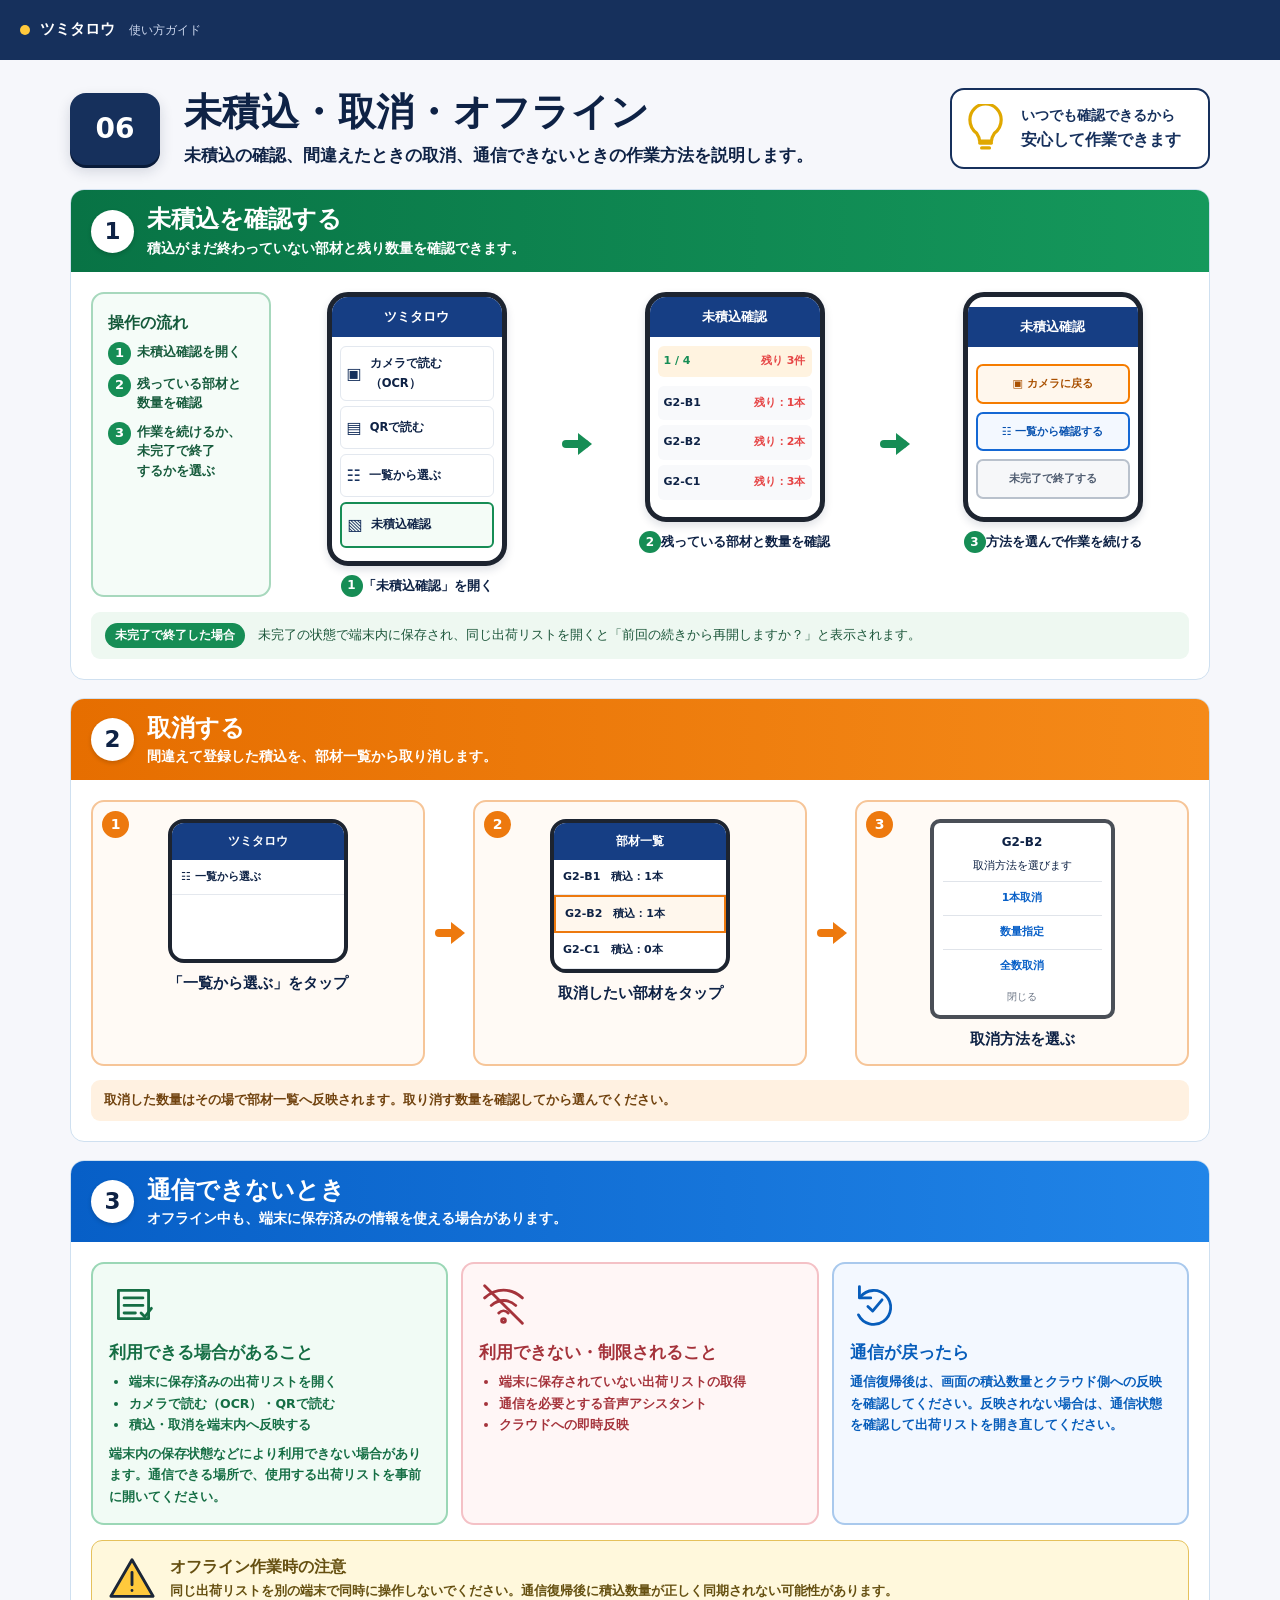
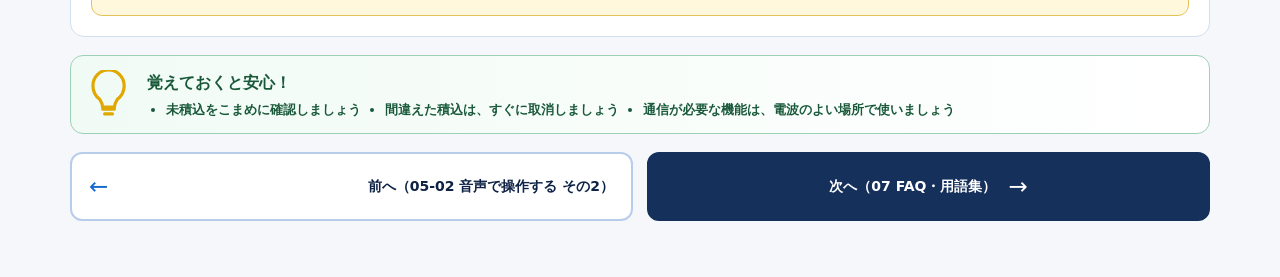
<file: guide_v2/06.html>
<!DOCTYPE html>
<html lang="ja">
<head>
<meta charset="UTF-8">
<meta name="viewport" content="width=device-width, initial-scale=1.0">
<title>06 未積込・取消・オフライン｜ツミタロウ 使い方</title>
<link rel="icon" href="data:,">
<link rel="stylesheet" href="guide.css">
<link rel="stylesheet" href="06.css?rev=13c">
</head>
<body class="v2-page-06">

<div class="v2-topbar">
  <div class="v2-topbar-brand"><span class="dot"></span>ツミタロウ<span class="v2-topbar-sub">&nbsp;使い方ガイド</span></div>
</div>

<main class="v2-main">
  <div class="guide6-hero">
    <header class="v2-header">
      <span class="v2-badge">06</span>
      <div class="v2-header-text">
        <h1 class="v2-title">未積込・取消・<span class="guide6-title-tail">オフライン</span></h1>
        <p class="v2-lead">未積込の確認、間違えたときの取消、通信できないときの作業方法を説明します。</p>
      </div>
    </header>
    <aside class="guide6-hero-note" aria-label="確認の案内">
      <svg viewBox="0 0 44 50" aria-hidden="true"><path d="M11 30C6 26 4 21 4 16a16 16 0 1 1 32 0c0 5-2 10-7 14-2 3-3 5-3 8H14c0-3-1-5-3-8Z"/><path d="M14 40h12M16 45h8"/></svg>
      <p>いつでも確認できるから<br><strong>安心して作業できます</strong></p>
    </aside>
  </div>

  <section class="v2-panel guide6-incomplete" aria-labelledby="incomplete-title">
    <div class="guide6-section-head guide6-section-head--green">
      <span>1</span><div><h2 id="incomplete-title">未積込を確認する</h2><p>積込がまだ終わっていない部材と残り数量を確認できます。</p></div>
    </div>
    <div class="guide6-incomplete-flow">
      <aside class="guide6-flow-steps">
        <h3>操作の流れ</h3>
        <ol>
          <li><span class="guide6-flow-copy"><span><b>未積込確認</b>を開く</span></span></li>
          <li><span class="guide6-flow-copy"><span>残っている部材と</span><span>数量を確認</span></span></li>
          <li><span class="guide6-flow-copy"><span>作業を続けるか、</span><span>未完了で終了</span><span>するかを選ぶ</span></span></li>
        </ol>
      </aside>
      <article class="guide6-phone-card">
        <div class="guide6-phone">
          <div class="guide6-phone-top">ツミタロウ</div>
          <div class="guide6-menu-row"><span>▣</span>カメラで読む（OCR）</div>
          <div class="guide6-menu-row"><span>▤</span>QRで読む</div>
          <div class="guide6-menu-row"><span>☷</span>一覧から選ぶ</div>
          <div class="guide6-menu-row guide6-menu-row--selected"><span>▧</span>未積込確認</div>
        </div>
        <p><b>1</b>「未積込確認」を開く</p>
      </article>
      <span class="guide6-arrow" aria-hidden="true"></span>
      <article class="guide6-phone-card">
        <div class="guide6-phone">
          <div class="guide6-phone-top">未積込確認</div>
          <div class="guide6-progress"><b>1 / 4</b><span>残り 3件</span></div>
          <div class="guide6-part-row"><b>G2-B1</b><span>残り：1本</span></div>
          <div class="guide6-part-row"><b>G2-B2</b><span>残り：2本</span></div>
          <div class="guide6-part-row"><b>G2-C1</b><span>残り：3本</span></div>
        </div>
        <p><b>2</b><span class="guide6-step2-caption"><span>残っている部材と</span><span>数量を確認</span></span></p>
      </article>
      <span class="guide6-arrow" aria-hidden="true"></span>
      <article class="guide6-phone-card">
        <div class="guide6-phone guide6-phone--actions">
          <div class="guide6-phone-top">未積込確認</div>
          <div class="guide6-app-button guide6-app-button--camera">▣ カメラに戻る</div>
          <div class="guide6-app-button guide6-app-button--list">☷ 一覧から確認する</div>
          <div class="guide6-app-button guide6-app-button--finish">未完了で終了する</div>
        </div>
        <p><b>3</b>方法を選んで作業を続ける</p>
      </article>
    </div>
    <aside class="guide6-resume"><strong>未完了で終了した場合</strong><span>未完了の状態で端末内に保存され、同じ出荷リストを開くと「前回の続きから再開しますか？」と表示されます。</span></aside>
  </section>

  <section class="v2-panel guide6-cancel" aria-labelledby="cancel-title">
    <div class="guide6-section-head guide6-section-head--orange">
      <span>2</span><div><h2 id="cancel-title">取消する</h2><p>間違えて登録した積込を、部材一覧から取り消します。</p></div>
    </div>
    <div class="guide6-cancel-flow">
      <article class="guide6-cancel-step"><span>1</span><div class="guide6-mini-phone"><header>ツミタロウ</header><p>☷ 一覧から選ぶ</p></div><h3>「一覧から選ぶ」をタップ</h3></article>
      <span class="guide6-arrow guide6-arrow--orange" aria-hidden="true"></span>
      <article class="guide6-cancel-step"><span>2</span><div class="guide6-mini-phone"><header>部材一覧</header><p>G2-B1　積込：1本</p><p class="guide6-mini-phone--selected">G2-B2　積込：1本</p><p>G2-C1　積込：0本</p></div><h3>取消したい部材をタップ</h3></article>
      <span class="guide6-arrow guide6-arrow--orange" aria-hidden="true"></span>
      <article class="guide6-cancel-step"><span>3</span><div class="guide6-dialog"><b>G2-B2</b><p>取消方法を選びます</p><button>1本取消</button><button>数量指定</button><button>全数取消</button><small>閉じる</small></div><h3>取消方法を選ぶ</h3></article>
    </div>
    <p class="guide6-cancel-note">取消した数量はその場で部材一覧へ反映されます。取り消す数量を確認してから選んでください。</p>
  </section>

  <section class="v2-panel guide6-offline" aria-labelledby="offline-title">
    <div class="guide6-section-head guide6-section-head--blue">
      <span>3</span><div><h2 id="offline-title">通信できないとき</h2><p>オフライン中も、端末に保存済みの情報を使える場合があります。</p></div>
    </div>
    <div class="guide6-offline-grid">
      <article class="guide6-offline-card guide6-offline-card--available">
        <svg viewBox="0 0 52 52" aria-hidden="true"><path d="M10 11h32v30H10Z"/><path d="M16 19h20M16 27h20M16 35h12"/><path d="m34 35 4 4 7-9"/></svg>
        <h3>利用できる場合があること</h3>
        <ul><li>端末に保存済みの出荷リストを開く</li><li>カメラで読む（OCR）・QRで読む</li><li>積込・取消を端末内へ反映する</li></ul>
        <p>端末内の保存状態などにより利用できない場合があります。通信できる場所で、使用する出荷リストを事前に開いてください。</p>
      </article>
      <article class="guide6-offline-card guide6-offline-card--limited">
        <svg viewBox="0 0 52 52" aria-hidden="true"><path d="M6 19c12-11 28-11 40 0M13 27c8-7 18-7 26 0M21 35c3-3 7-3 10 0"/><path d="M6 6 46 46"/><circle cx="26" cy="43" r="2"/></svg>
        <h3>利用できない・制限されること</h3>
        <ul><li>端末に保存されていない出荷リストの取得</li><li>通信を必要とする音声アシスタント</li><li>クラウドへの即時反映</li></ul>
      </article>
      <article class="guide6-offline-card guide6-offline-card--restore">
        <svg viewBox="0 0 52 52" aria-hidden="true"><path d="M11 18a18 18 0 1 1-2 19"/><path d="M10 7v12h12"/><path d="m19 28 5 5 10-12"/></svg>
        <h3>通信が戻ったら</h3>
        <p>通信復帰後は、画面の積込数量とクラウド側への反映を確認してください。反映されない場合は、通信状態を確認して出荷リストを開き直してください。</p>
      </article>
    </div>
    <aside class="guide6-offline-warning"><svg viewBox="0 0 50 46" aria-hidden="true"><path d="M25 4 47 42H3Z"/><path d="M25 17v13M25 36h.01"/></svg><p><strong>オフライン作業時の注意</strong>同じ出荷リストを別の端末で同時に操作しないでください。通信復帰後に積込数量が正しく同期されない可能性があります。</p></aside>
  </section>

  <aside class="guide6-summary">
    <svg viewBox="0 0 44 50" aria-hidden="true"><path d="M11 30C6 26 4 21 4 16a16 16 0 1 1 32 0c0 5-2 10-7 14-2 3-3 5-3 8H14c0-3-1-5-3-8Z"/><path d="M14 40h12M16 45h8"/></svg>
    <div><strong>覚えておくと安心！</strong><ul><li>未積込をこまめに確認しましょう</li><li>間違えた積込は、すぐに取消しましょう</li><li>通信が必要な機能は、電波のよい場所で使いましょう</li></ul></div>
  </aside>

  <nav class="guide6-pager" aria-label="前後ページ案内">
    <a class="guide6-pager-item guide6-pager-item--prev" href="05-02.html"><span aria-hidden="true">←</span><strong>前へ（05-02 音声で操作する その2）</strong></a>
    <a class="guide6-pager-item guide6-pager-item--next" href="07.html"><strong>次へ（07 FAQ・用語集）</strong><span aria-hidden="true">→</span></a>
  </nav>
</main>

</body>
</html>
</file>
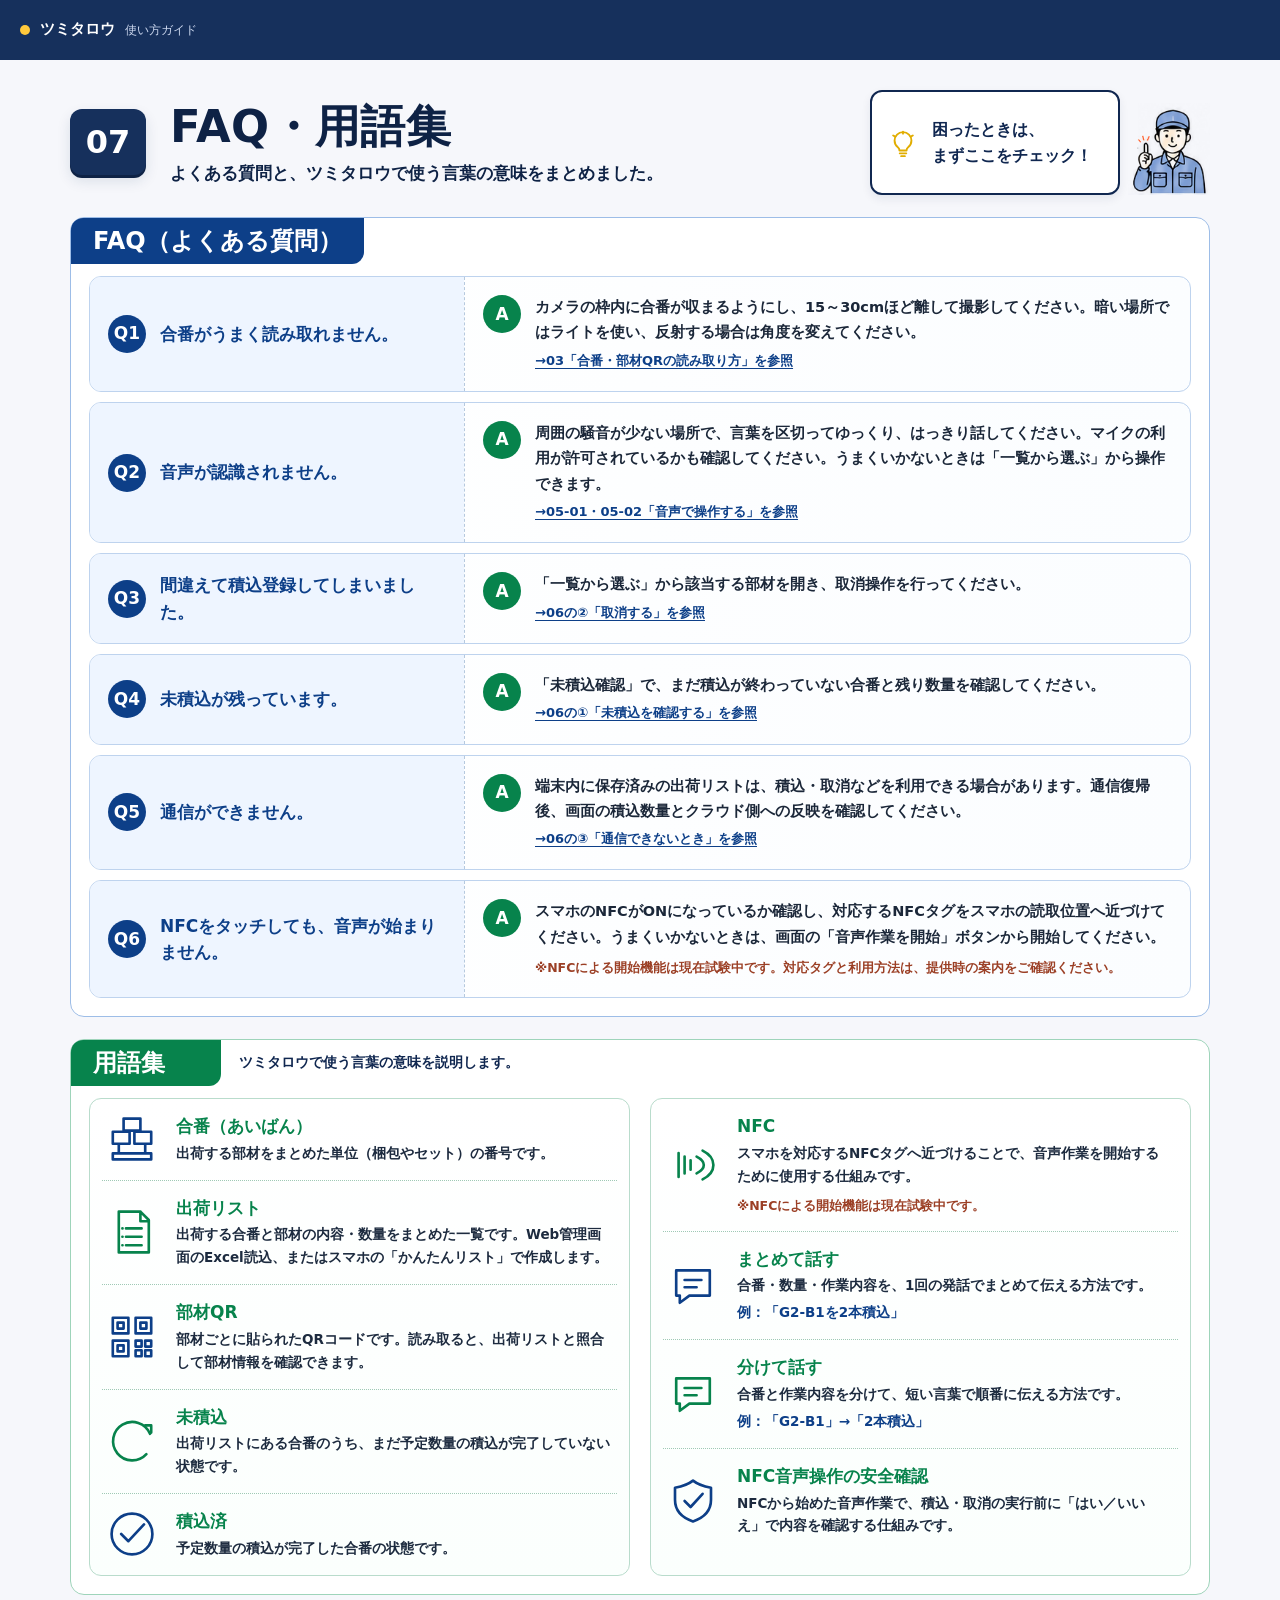
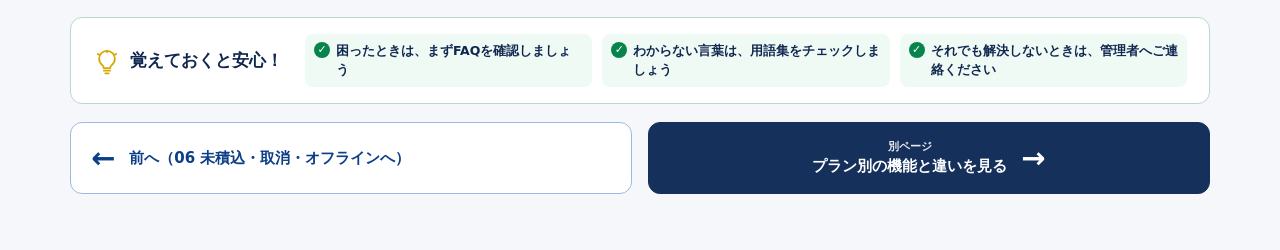
<file: guide_v2/07.html>
<!DOCTYPE html>
<html lang="ja">
<head>
  <meta charset="UTF-8">
  <meta name="viewport" content="width=device-width, initial-scale=1.0">
  <title>07 FAQ・用語集｜ツミタロウ 使い方</title>
  <link rel="icon" href="data:,">
  <link rel="stylesheet" href="guide.css">
  <link rel="stylesheet" href="07.css?rev=13c">
</head>
<body class="v2-page-07">
  <svg class="guide7-symbols" aria-hidden="true">
    <symbol id="guide7-icon-bulb" viewBox="0 0 32 32">
      <path d="M10.5 20.5c-2.2-1.7-3.5-4.3-3.5-7.1a9 9 0 0 1 18 0c0 2.8-1.3 5.4-3.5 7.1-1.3 1-1.7 2.1-1.7 3.5h-7.6c0-1.4-.4-2.5-1.7-3.5Z"/>
      <path d="M12.5 27h7M14 30h4M16 4v2M5.5 8l1.8 1M26.5 8l-1.8 1"/>
    </symbol>
    <symbol id="guide7-icon-box" viewBox="0 0 40 40">
      <path d="M4 14h14v10H4zM22 14h14v10H22zM13 3h14v10H13zM9 24v8h22v-8M4 32h32v5H4z"/>
    </symbol>
    <symbol id="guide7-icon-list" viewBox="0 0 40 40">
      <path d="M9 3h18l7 7v27H9zM27 3v8h7M15 17h13M15 24h13M15 31h13"/>
      <path d="M12 17h.1M12 24h.1M12 31h.1"/>
    </symbol>
    <symbol id="guide7-icon-qr" viewBox="0 0 40 40">
      <path d="M4 4h13v13H4zM23 4h13v13H23zM4 23h13v13H4zM8 8h5v5H8zM27 8h5v5h-5zM8 27h5v5H8zM23 23h5v5h-5zM31 23h5v5h-5zM23 31h5v5h-5zM31 31h5v5h-5z"/>
    </symbol>
    <symbol id="guide7-icon-progress" viewBox="0 0 40 40">
      <path d="M32 31a16 16 0 1 1 3-17"/>
      <path d="M31 7h5v6"/>
    </symbol>
    <symbol id="guide7-icon-check" viewBox="0 0 40 40">
      <circle cx="20" cy="20" r="17"/>
      <path d="m11 20 6 6 13-14"/>
    </symbol>
    <symbol id="guide7-icon-nfc" viewBox="0 0 40 40">
      <path d="M8 10v20M13 13v14M18 16v8M23 13c4 2 6 4 6 7s-2 5-6 7M28 8c6 3 9 7 9 12s-3 9-9 12"/>
    </symbol>
    <symbol id="guide7-icon-speech" viewBox="0 0 40 40">
      <path d="M6 7h28v21H17l-8 6v-6H6z"/>
      <path d="M13 15h14M13 21h10"/>
    </symbol>
    <symbol id="guide7-icon-shield" viewBox="0 0 40 40">
      <path d="M20 3c5 4 10 5 15 6v10c0 9-6 15-15 18C11 34 5 28 5 19V9c5-1 10-2 15-6Z"/>
      <path d="m13 20 5 5 10-11"/>
    </symbol>
  </svg>

  <div class="v2-topbar">
    <div class="v2-topbar-brand">
      <span class="dot" aria-hidden="true"></span>
      <span>ツミタロウ</span>
      <span class="v2-topbar-sub">使い方ガイド</span>
    </div>
  </div>

  <main class="v2-main">
    <div class="guide7-hero">
      <header class="v2-header">
        <div class="v2-badge" aria-label="ページ07">07</div>
        <div class="v2-header-text">
          <h1 class="v2-title">FAQ・用語集</h1>
          <p class="v2-lead">よくある質問と、ツミタロウで使う言葉の意味をまとめました。</p>
        </div>
      </header>

      <aside class="guide7-hero-note" aria-label="困ったときの案内">
        <div class="guide7-note-card">
          <svg class="guide7-hero-bulb" aria-hidden="true"><use href="#guide7-icon-bulb"></use></svg>
          <strong><span class="guide7-note-line">困ったときは、</span><span class="guide7-note-line guide7-note-line--keep">まずここをチェック！</span></strong>
        </div>
        <img class="guide7-hero-person" src="assets/07_worker.png?rev=11c" alt="右手の人差し指を立てて案内する作業員">
      </aside>
    </div>

    <section class="v2-panel guide7-section guide7-faq" aria-labelledby="faq-title">
      <div class="guide7-section-title guide7-section-title--faq">
        <h2 id="faq-title">FAQ（よくある質問）</h2>
      </div>

      <div class="guide7-faq-list">
        <article class="guide7-faq-card">
          <div class="guide7-question"><span class="guide7-mark guide7-mark--q">Q1</span><h3>合番がうまく読み取れません。</h3></div>
          <div class="guide7-answer"><span class="guide7-mark guide7-mark--a">A</span><div><p>カメラの枠内に合番が収まるようにし、15～30cmほど離して撮影してください。暗い場所ではライトを使い、反射する場合は角度を変えてください。</p><a href="03.html">→03「合番・部材QRの読み取り方」を参照</a></div></div>
        </article>

        <article class="guide7-faq-card">
          <div class="guide7-question"><span class="guide7-mark guide7-mark--q">Q2</span><h3>音声が認識されません。</h3></div>
          <div class="guide7-answer"><span class="guide7-mark guide7-mark--a">A</span><div><p>周囲の騒音が少ない場所で、言葉を区切ってゆっくり、はっきり話してください。マイクの利用が許可されているかも確認してください。うまくいかないときは「一覧から選ぶ」から操作できます。</p><a href="05-01.html">→05-01・05-02「音声で操作する」を参照</a></div></div>
        </article>

        <article class="guide7-faq-card">
          <div class="guide7-question"><span class="guide7-mark guide7-mark--q">Q3</span><h3>間違えて積込登録してしまいました。</h3></div>
          <div class="guide7-answer"><span class="guide7-mark guide7-mark--a">A</span><div><p>「一覧から選ぶ」から該当する部材を開き、取消操作を行ってください。</p><a href="06.html#cancel-title">→06の②「取消する」を参照</a></div></div>
        </article>

        <article class="guide7-faq-card">
          <div class="guide7-question"><span class="guide7-mark guide7-mark--q">Q4</span><h3>未積込が残っています。</h3></div>
          <div class="guide7-answer"><span class="guide7-mark guide7-mark--a">A</span><div><p>「未積込確認」で、まだ積込が終わっていない合番と残り数量を確認してください。</p><a href="06.html#incomplete-title">→06の①「未積込を確認する」を参照</a></div></div>
        </article>

        <article class="guide7-faq-card">
          <div class="guide7-question"><span class="guide7-mark guide7-mark--q">Q5</span><h3>通信ができません。</h3></div>
          <div class="guide7-answer"><span class="guide7-mark guide7-mark--a">A</span><div><p>端末内に保存済みの出荷リストは、積込・取消などを利用できる場合があります。通信復帰後、画面の積込数量とクラウド側への反映を確認してください。</p><a href="06.html#offline-title">→06の③「通信できないとき」を参照</a></div></div>
        </article>

        <article class="guide7-faq-card">
          <div class="guide7-question"><span class="guide7-mark guide7-mark--q">Q6</span><h3>NFCをタッチしても、音声が始まりません。</h3></div>
          <div class="guide7-answer"><span class="guide7-mark guide7-mark--a">A</span><div><p>スマホのNFCがONになっているか確認し、対応するNFCタグをスマホの読取位置へ近づけてください。うまくいかないときは、画面の「音声作業を開始」ボタンから開始してください。</p><p class="guide7-caution">※NFCによる開始機能は現在試験中です。対応タグと利用方法は、提供時の案内をご確認ください。</p></div></div>
        </article>
      </div>
    </section>

    <section class="v2-panel guide7-section guide7-glossary" aria-labelledby="glossary-title">
      <div class="guide7-glossary-head">
        <div class="guide7-section-title guide7-section-title--glossary"><h2 id="glossary-title">用語集</h2></div>
        <p>ツミタロウで使う言葉の意味を説明します。</p>
      </div>

      <div class="guide7-glossary-grid">
        <div class="guide7-glossary-column">
          <article class="guide7-term">
            <svg aria-hidden="true"><use href="#guide7-icon-box"></use></svg>
            <div><h3>合番（あいばん）</h3><p>出荷する部材をまとめた単位（梱包やセット）の番号です。</p></div>
          </article>
          <article class="guide7-term">
            <svg aria-hidden="true"><use href="#guide7-icon-list"></use></svg>
            <div><h3>出荷リスト</h3><p>出荷する合番と部材の内容・数量をまとめた一覧です。Web管理画面のExcel読込、またはスマホの「かんたんリスト」で作成します。</p></div>
          </article>
          <article class="guide7-term">
            <svg aria-hidden="true"><use href="#guide7-icon-qr"></use></svg>
            <div><h3>部材QR</h3><p>部材ごとに貼られたQRコードです。読み取ると、出荷リストと照合して部材情報を確認できます。</p></div>
          </article>
          <article class="guide7-term">
            <svg aria-hidden="true"><use href="#guide7-icon-progress"></use></svg>
            <div><h3>未積込</h3><p>出荷リストにある合番のうち、まだ予定数量の積込が完了していない状態です。</p></div>
          </article>
          <article class="guide7-term">
            <svg aria-hidden="true"><use href="#guide7-icon-check"></use></svg>
            <div><h3>積込済</h3><p>予定数量の積込が完了した合番の状態です。</p></div>
          </article>
        </div>

        <div class="guide7-glossary-column">
          <article class="guide7-term">
            <svg aria-hidden="true"><use href="#guide7-icon-nfc"></use></svg>
            <div><h3>NFC</h3><p>スマホを対応するNFCタグへ近づけることで、音声作業を開始するために使用する仕組みです。</p><p class="guide7-caution">※NFCによる開始機能は現在試験中です。</p></div>
          </article>
          <article class="guide7-term">
            <svg aria-hidden="true"><use href="#guide7-icon-speech"></use></svg>
            <div><h3>まとめて話す</h3><p>合番・数量・作業内容を、1回の発話でまとめて伝える方法です。</p><p class="guide7-example">例：「G2-B1を2本積込」</p></div>
          </article>
          <article class="guide7-term">
            <svg aria-hidden="true"><use href="#guide7-icon-speech"></use></svg>
            <div><h3>分けて話す</h3><p>合番と作業内容を分けて、短い言葉で順番に伝える方法です。</p><p class="guide7-example">例：「G2-B1」→「2本積込」</p></div>
          </article>
          <article class="guide7-term">
            <svg aria-hidden="true"><use href="#guide7-icon-shield"></use></svg>
            <div><h3>NFC音声操作の安全確認</h3><p>NFCから始めた音声作業で、積込・取消の実行前に「はい／いいえ」で内容を確認する仕組みです。</p></div>
          </article>
        </div>
      </div>
    </section>

    <aside class="guide7-assurance" aria-labelledby="assurance-title">
      <div class="guide7-assurance-title">
        <svg aria-hidden="true"><use href="#guide7-icon-bulb"></use></svg>
        <h2 id="assurance-title">覚えておくと安心！</h2>
      </div>
      <ul>
        <li>困ったときは、まずFAQを確認しましょう</li>
        <li>わからない言葉は、用語集をチェックしましょう</li>
        <li>それでも解決しないときは、管理者へご連絡ください</li>
      </ul>
    </aside>

    <nav class="guide7-pager" aria-label="前後のページ">
      <a class="guide7-pager-link guide7-pager-link--prev" href="06.html"><span class="guide7-pager-arrow" aria-hidden="true">←</span><span>前へ（06 未積込・取消・オフラインへ）</span></a>
      <a class="guide7-pager-link guide7-pager-link--next" href="plans.html"><span><small>別ページ</small>プラン別の機能と違いを見る</span><span class="guide7-pager-arrow" aria-hidden="true">→</span></a>
    </nav>
  </main>
</body>
</html>
</file>
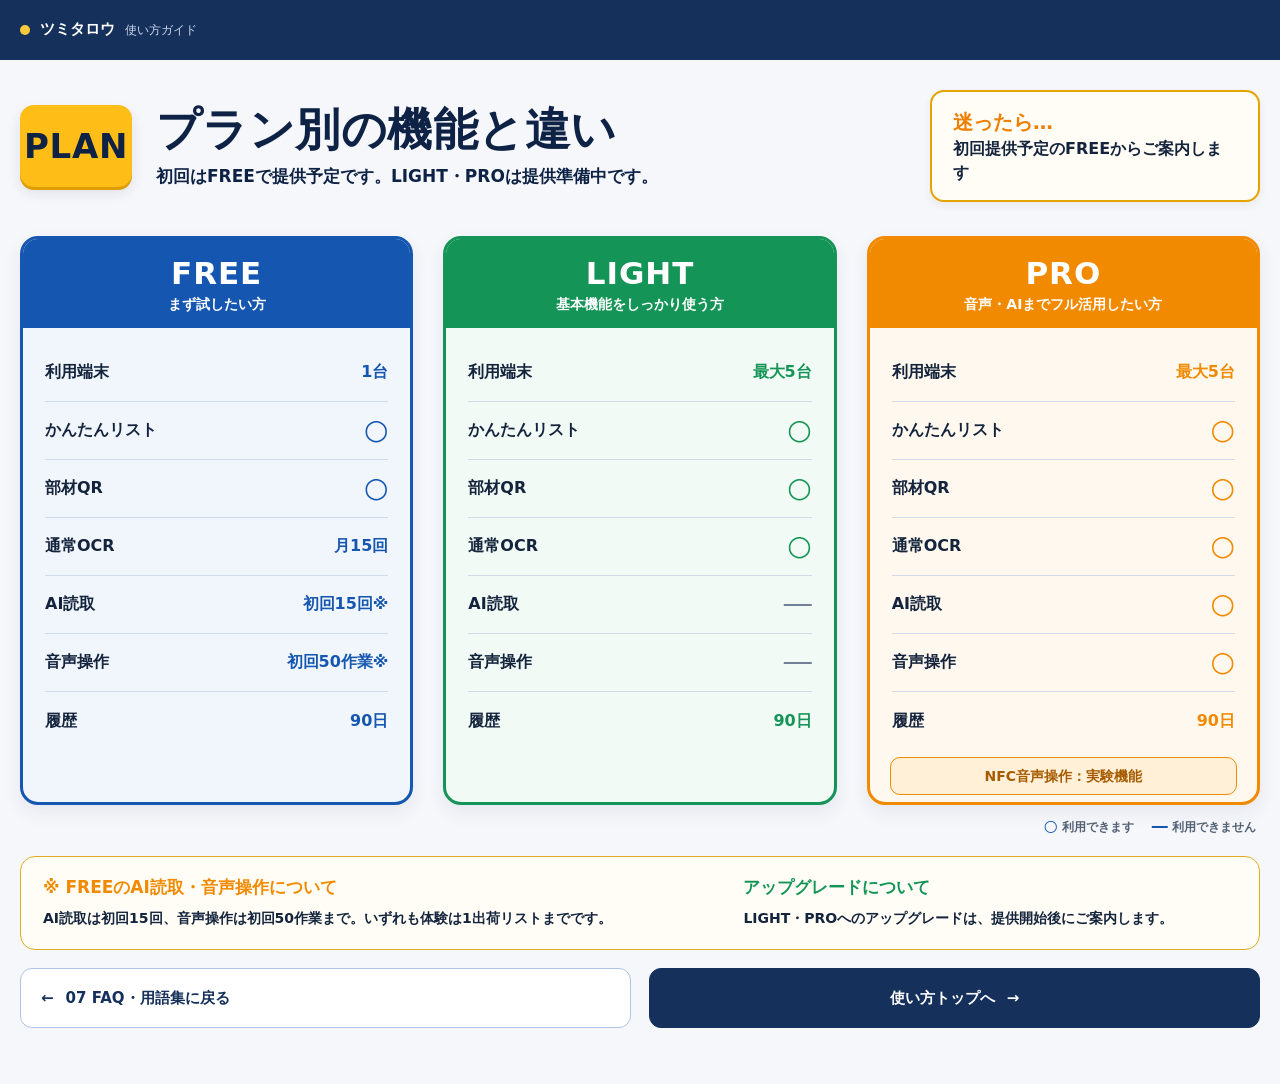
<file: guide_v2/plans.html>
<!DOCTYPE html>
<html lang="ja">
<head>
  <meta charset="UTF-8">
  <meta name="viewport" content="width=device-width, initial-scale=1.0">
  <title>プラン別の機能と違い｜ツミタロウ 使い方</title>
  <link rel="icon" href="data:,">
  <link rel="stylesheet" href="guide.css">
  <link rel="stylesheet" href="plans.css?rev=13c">
</head>
<body class="v2-page-plans">
  <div class="v2-topbar">
    <div class="v2-topbar-brand">
      <span class="dot" aria-hidden="true"></span>
      <span>ツミタロウ</span>
      <span class="v2-topbar-sub">使い方ガイド</span>
    </div>
  </div>

  <main class="v2-main">
    <div class="plans-hero">
      <header class="v2-header">
        <div class="plans-badge" aria-label="別紙 プラン比較">PLAN</div>
        <div class="v2-header-text">
          <h1 class="v2-title">プラン別の機能と違い</h1>
          <p class="v2-lead">初回はFREEで提供予定です。LIGHT・PROは提供準備中です。</p>
        </div>
      </header>

      <aside class="plans-hero-note" aria-label="プラン選びの案内">
        <strong>迷ったら…</strong>
        <span>初回提供予定のFREEからご案内します</span>
      </aside>
    </div>

    <section class="plans-comparison" aria-label="FREE・LIGHT・PROの機能比較">
      <article class="plans-card plans-card--free">
        <header class="plans-card-head">
          <h2>FREE</h2>
          <p>まず試したい方</p>
        </header>
        <dl class="plans-feature-list">
          <div class="plans-feature-row"><dt>利用端末</dt><dd>1台</dd></div>
          <div class="plans-feature-row"><dt>かんたんリスト</dt><dd class="plans-symbol"><span aria-hidden="true">○</span><span class="plans-sr-only">利用できます</span></dd></div>
          <div class="plans-feature-row"><dt>部材QR</dt><dd class="plans-symbol"><span aria-hidden="true">○</span><span class="plans-sr-only">利用できます</span></dd></div>
          <div class="plans-feature-row"><dt>通常OCR</dt><dd>月15回</dd></div>
          <div class="plans-feature-row"><dt>AI読取</dt><dd>初回15回※</dd></div>
          <div class="plans-feature-row"><dt>音声操作</dt><dd>初回50作業※</dd></div>
          <div class="plans-feature-row"><dt>履歴</dt><dd>90日</dd></div>
        </dl>
        <div class="plans-card-footer plans-card-footer--empty" aria-hidden="true"></div>
      </article>

      <article class="plans-card plans-card--light">
        <header class="plans-card-head">
          <h2>LIGHT</h2>
          <p>基本機能をしっかり使う方</p>
        </header>
        <dl class="plans-feature-list">
          <div class="plans-feature-row"><dt>利用端末</dt><dd>最大5台</dd></div>
          <div class="plans-feature-row"><dt>かんたんリスト</dt><dd class="plans-symbol"><span aria-hidden="true">○</span><span class="plans-sr-only">利用できます</span></dd></div>
          <div class="plans-feature-row"><dt>部材QR</dt><dd class="plans-symbol"><span aria-hidden="true">○</span><span class="plans-sr-only">利用できます</span></dd></div>
          <div class="plans-feature-row"><dt>通常OCR</dt><dd class="plans-symbol"><span aria-hidden="true">○</span><span class="plans-sr-only">利用できます</span></dd></div>
          <div class="plans-feature-row"><dt>AI読取</dt><dd class="plans-symbol plans-symbol--off"><span aria-hidden="true">―</span><span class="plans-sr-only">利用できません</span></dd></div>
          <div class="plans-feature-row"><dt>音声操作</dt><dd class="plans-symbol plans-symbol--off"><span aria-hidden="true">―</span><span class="plans-sr-only">利用できません</span></dd></div>
          <div class="plans-feature-row"><dt>履歴</dt><dd>90日</dd></div>
        </dl>
        <div class="plans-card-footer plans-card-footer--empty" aria-hidden="true"></div>
      </article>

      <article class="plans-card plans-card--pro">
        <header class="plans-card-head">
          <h2>PRO</h2>
          <p>音声・AIまでフル活用したい方</p>
        </header>
        <dl class="plans-feature-list">
          <div class="plans-feature-row"><dt>利用端末</dt><dd>最大5台</dd></div>
          <div class="plans-feature-row"><dt>かんたんリスト</dt><dd class="plans-symbol"><span aria-hidden="true">○</span><span class="plans-sr-only">利用できます</span></dd></div>
          <div class="plans-feature-row"><dt>部材QR</dt><dd class="plans-symbol"><span aria-hidden="true">○</span><span class="plans-sr-only">利用できます</span></dd></div>
          <div class="plans-feature-row"><dt>通常OCR</dt><dd class="plans-symbol"><span aria-hidden="true">○</span><span class="plans-sr-only">利用できます</span></dd></div>
          <div class="plans-feature-row"><dt>AI読取</dt><dd class="plans-symbol"><span aria-hidden="true">○</span><span class="plans-sr-only">利用できます</span></dd></div>
          <div class="plans-feature-row"><dt>音声操作</dt><dd class="plans-symbol"><span aria-hidden="true">○</span><span class="plans-sr-only">利用できます</span></dd></div>
          <div class="plans-feature-row"><dt>履歴</dt><dd>90日</dd></div>
        </dl>
        <div class="plans-card-footer">NFC音声操作：実験機能</div>
      </article>
    </section>

    <p class="plans-legend" aria-label="記号の意味"><span><b aria-hidden="true">○</b> 利用できます</span><span><b aria-hidden="true">―</b> 利用できません</span></p>

    <section class="plans-guidance" aria-label="体験とアップグレードの案内">
      <article class="plans-guidance-item plans-guidance-item--trial">
        <h2>※ FREEのAI読取・音声操作について</h2>
        <p>AI読取は初回15回、音声操作は初回50作業まで。いずれも体験は1出荷リストまでです。</p>
      </article>
      <article class="plans-guidance-item plans-guidance-item--upgrade">
        <h2>アップグレードについて</h2>
        <p>LIGHT・PROへのアップグレードは、提供開始後にご案内します。</p>
      </article>
    </section>

    <nav class="plans-pager" aria-label="ページ移動">
      <a class="plans-pager-link plans-pager-link--back" href="07.html"><span aria-hidden="true">←</span><span>07 FAQ・用語集に戻る</span></a>
      <a class="plans-pager-link plans-pager-link--top" href="01.html"><span>使い方トップへ</span><span aria-hidden="true">→</span></a>
    </nav>
  </main>
</body>
</html>
</file>
<file: guide_v2/guide.css>
/* ============================================================
   ツミタロウ 使い方 04ページ 比較用試作（No.86V2-02）
   採用版画像「04_積込確認から完了まで.png」をデザイン正本として
   HTML/CSSで再現。写真・スマホ画面は参照画像から個別に切り出した
   画像を使用し、見出し・カード・注意書き等はHTML/CSSで組む。
   ============================================================ */

:root {
  --navy: #16305c;
  --navy-dark: #0e2245;
  --gold: #ffc93c;
  --gold-dark: #e0a800;
  --green: #1e9e5a;
  --green-light: #e9f8ef;
  --red: #e64545;
  --red-light: #fdebec;
  --orange: #f57c00;
  --ink: #1a2333;
  --muted: #62708a;
  --bg: #f6f7fb;
  --card-bg: #ffffff;
  --border: #cfe0f0;
  --radius: 14px;
  --radius-sm: 8px;
  --max-width: 1080px;
}

* { box-sizing: border-box; }

html { -webkit-text-size-adjust: 100%; }

body {
  margin: 0;
  font-family: "Hiragino Kaku Gothic ProN", "Hiragino Sans", "Yu Gothic", "Noto Sans JP", system-ui, sans-serif;
  background: var(--bg);
  color: var(--ink);
  line-height: 1.7;
  overflow-x: hidden;
}

img { max-width: 100%; display: block; }

/* ---------- 共通トップバー ---------- */
.v2-topbar {
  min-height: 60px;
  background: var(--navy);
  color: #fff;
  padding: 14px 20px;
  display: flex;
  flex-wrap: wrap;
  align-items: center;
  justify-content: space-between;
  gap: 8px 12px;
}
.v2-topbar-brand {
  display: flex;
  align-items: center;
  gap: 10px;
  font-weight: 800;
  font-size: 15px;
  min-width: 0;
}
.v2-topbar-brand .dot {
  width: 10px;
  height: 10px;
  border-radius: 50%;
  background: var(--gold);
}
.v2-topbar-sub { font-size: 12px; color: #cdd8ef; font-weight: 500; }
.v2-topbar-tag {
  font-size: 12px;
  font-weight: 700;
  color: #fff;
  background: rgba(255,255,255,0.16);
  padding: 6px 12px;
  border-radius: 999px;
  white-space: normal;
  max-width: 100%;
}

/* ---------- ページ全体 ---------- */
.v2-main {
  max-width: var(--max-width);
  margin: 0 auto;
  padding: 28px 20px 56px;
}

/* ---------- 見出し ---------- */
.v2-header {
  display: flex;
  align-items: center;
  gap: 24px;
  margin-bottom: 20px;
}
.v2-badge {
  flex-shrink: 0;
  width: 72px;
  height: 72px;
  border-radius: 50%;
  background: var(--gold);
  color: var(--navy-dark);
  font-weight: 900;
  font-size: 32px;
  display: flex;
  align-items: center;
  justify-content: center;
  box-shadow: 0 3px 0 var(--gold-dark), 0 6px 14px rgba(16,30,60,0.10);
}
.v2-header-text { flex: 1; min-width: 240px; }
.v2-title {
  font-size: 38px;
  line-height: 1.25;
  font-weight: 900;
  color: var(--navy-dark);
  margin: 0 0 5px;
  letter-spacing: 0.01em;
}
.v2-lead { font-size: 17px; line-height: 1.55; color: var(--navy-dark); font-weight: 650; margin: 0; }
.v2-lead + .v2-lead { margin-top: 0; }

/* ---------- カード共通 ---------- */
.v2-panel {
  background: var(--card-bg);
  border: 1px solid var(--border);
  border-radius: var(--radius);
  padding: 22px;
  margin-bottom: 4px;
}

/* ---------- 工程1〜3 横並び ---------- */
.v2-upper-panel {
  padding: 0;
  border: 0;
  background: transparent;
  border-radius: 0;
  margin-bottom: 0;
}

.v2-steps-row {
  display: grid;
  grid-template-columns: minmax(0, 358fr) 32px minmax(0, 391fr) 32px minmax(0, 341fr);
  grid-template-rows: auto auto;
  align-items: start;
  column-gap: 10px;
  row-gap: 6px;
}

.v2-step-card {
  border: 1.5px solid var(--border);
  border-radius: 10px;
  padding: 16px 16px 14px;
  text-align: center;
  display: flex;
  flex-direction: column;
  background: #fff;
  overflow: hidden;
}
.v2-step-card--1 { grid-column: 1; grid-row: 1 / 3; }
.v2-step-card--2 { grid-column: 3; grid-row: 1; }
.v2-step-card--3 { grid-column: 5; grid-row: 1; }

.v2-step-head {
  display: flex;
  align-items: center;
  justify-content: center;
  gap: 12px;
  min-height: 34px;
}

.v2-step-num {
  flex: 0 0 auto;
  width: 30px;
  height: 30px;
  border-radius: 50%;
  background: var(--gold);
  color: var(--navy-dark);
  font-weight: 900;
  font-size: 18px;
  line-height: 1;
  display: flex;
  align-items: center;
  justify-content: center;
}

.v2-step-title {
  font-weight: 900;
  font-size: 22px;
  line-height: 1.25;
  color: var(--navy-dark);
  margin: 0;
  letter-spacing: -0.02em;
}

.v2-step-desc {
  min-height: 28px;
  font-size: 15px;
  line-height: 1.55;
  font-weight: 700;
  color: var(--navy-dark);
  margin: 5px 0 10px;
  white-space: nowrap;
}

.v2-step-phone {
  width: 100%;
  max-width: 266px;
  margin: 0 auto;
  border-radius: 0;
  box-shadow: none;
  overflow: hidden;
}
.v2-step-phone img { width: 100%; height: auto; display: block; }
.v2-step-card--1 .v2-step-phone { max-width: 266px; }
.v2-step-card--2 .v2-step-phone { max-width: 270px; }
.v2-step-card--3 .v2-step-phone { max-width: 266px; }

/* No.86V2-03: 工程1〜3の外枠だけをCSSで描画。
   画面PNGは透明余白を含む元寸法を保ち、画面の座標と縮尺を変えない。 */
.v2-upper-panel .v2-phone-shell {
  position: relative;
  isolation: isolate;
  overflow: hidden;
  border-radius: 28px 28px 0 0;
  background: #fff;
}
.v2-upper-panel .v2-phone-shell::before {
  content: "";
  position: absolute;
  inset: 0;
  z-index: 1;
  border: 8px solid #171717;
  border-bottom-width: 0;
  border-radius: 28px 28px 0 0;
  pointer-events: none;
}
.v2-upper-panel .v2-phone-shell::after {
  content: "";
  position: absolute;
  top: 7px;
  left: 50%;
  width: 33.8%;
  height: 19px;
  z-index: 2;
  transform: translateX(-50%);
  border-radius: 0 0 10px 10px;
  background: #171717;
  pointer-events: none;
}

/* ---------- 矢印（黄色・工程間） ---------- */
.v2-arrow-cell {
  display: flex;
  align-items: center;
  justify-content: center;
  align-self: stretch;
  grid-row: 1;
}
.v2-arrow-cell--1 { grid-column: 2; }
.v2-arrow-cell--2 { grid-column: 4; }
.v2-flow-arrow-right {
  position: relative;
  width: 20px;
  height: 13px;
  background: var(--gold);
  filter: drop-shadow(0 2px 0 var(--gold-dark));
}
.v2-flow-arrow-right::after {
  content: "";
  position: absolute;
  left: 19px;
  top: 50%;
  transform: translateY(-50%);
  width: 0;
  height: 0;
  border-top: 15px solid transparent;
  border-bottom: 15px solid transparent;
  border-left: 18px solid var(--gold);
}

/* ---------- 注意・補足ボックス ---------- */
.v2-note {
  margin-top: 12px;
  border-radius: 9px;
  padding: 10px 13px;
  min-height: 64px;
  font-size: 14px;
  line-height: 1.6;
  font-weight: 750;
  display: flex;
  gap: 10px;
  align-items: center;
  text-align: left;
}
.v2-note.gold { background: #fffaf0; border: 1px solid #efc24a; color: var(--navy-dark); }
.v2-note.green { background: var(--green-light); border: 1px solid #b9e6cb; color: #135c34; }
.v2-note-symbol {
  flex: 0 0 auto;
  width: 29px;
  height: 29px;
  border: 2px solid #ecb600;
  border-radius: 50%;
  display: inline-flex;
  align-items: center;
  justify-content: center;
  color: #dca900;
  background: #fff;
  font: 900 18px/1 system-ui, sans-serif;
}
.v2-note-symbol--bulb {
  border: 0;
  width: 29px;
  height: auto;
  background: transparent;
  font-size: 22px;
}

/* ---------- 工程の続き文言 ---------- */
.v2-flow-continuation {
  grid-column: 3 / 5;
  grid-row: 2;
  height: 42px;
  display: flex;
  align-items: center;
  gap: 10px;
  padding-left: 16px;
  border: 1.5px solid #aebfdd;
  border-radius: 8px;
  background: #fff;
  color: var(--navy-dark);
  font-size: 14px;
  line-height: 1;
  font-weight: 850;
  white-space: nowrap;
}
.v2-flow-dots {
  flex: 1 1 36px;
  min-width: 24px;
  height: 4px;
  background: radial-gradient(circle, var(--navy-dark) 1.8px, transparent 2px) 0 50% / 10px 4px repeat-x;
}
.v2-flow-caret {
  flex: 0 0 auto;
  width: 0;
  height: 0;
  border-top: 7px solid transparent;
  border-bottom: 7px solid transparent;
  border-left: 10px solid var(--navy-dark);
  margin-right: 12px;
}

/* ---------- 工程3→4 下向き矢印 ---------- */
.v2-flow-to-step4 {
  grid-column: 5;
  grid-row: 2;
  height: 52px;
  display: flex;
  justify-content: center;
  align-items: flex-end;
}
.v2-flow-arrow-down-shape {
  position: relative;
  width: 36px;
  height: 48px;
  filter: drop-shadow(0 2px 0 var(--gold-dark));
}
.v2-flow-arrow-down-shape::before {
  content: "";
  position: absolute;
  top: 0;
  left: 10px;
  width: 16px;
  height: 27px;
  background: var(--gold);
}
.v2-flow-arrow-down-shape::after {
  content: "";
  position: absolute;
  top: 26px;
  left: 50%;
  transform: translateX(-50%);
  width: 0;
  height: 0;
  border-left: 18px solid transparent;
  border-right: 18px solid transparent;
  border-top: 21px solid var(--gold);
}

/* ---------- 工程1〜3の既存モバイル表示を保つ ---------- */
@media (max-width: 640px) {
  .v2-panel.v2-upper-panel { padding: 0; }
  .v2-steps-row {
    grid-template-rows: none;
    row-gap: 10px;
  }
  .v2-step-card--1,
  .v2-step-card--2,
  .v2-step-card--3,
  .v2-arrow-cell--1,
  .v2-arrow-cell--2,
  .v2-flow-continuation,
  .v2-flow-to-step4 { grid-column: 1; grid-row: auto; }
  .v2-arrow-cell { min-height: 42px; }
  .v2-arrow-cell .v2-flow-arrow-right { transform: rotate(90deg); }
  .v2-flow-continuation { white-space: normal; line-height: 1.35; }
}

/* ---------- 工程4 ---------- */
.v2-panel--step4 { border: 2px solid var(--red); }

.v2-step4-head {
  display: flex;
  align-items: center;
  gap: 10px;
  flex-wrap: wrap;
  margin-bottom: 10px;
}
.v2-badge-red {
  flex-shrink: 0;
  width: 34px;
  height: 34px;
  border-radius: 50%;
  background: var(--red);
  color: #fff;
  font-weight: 900;
  font-size: 16px;
  display: flex;
  align-items: center;
  justify-content: center;
}
.v2-step4-title { font-size: 19px; font-weight: 900; color: var(--navy); }
.v2-step4-flag {
  background: #fff;
  color: var(--red);
  font-size: 12px;
  font-weight: 800;
  padding: 4px 10px;
  border-radius: 999px;
  border: 1px solid var(--red);
}
.v2-step4-desc { font-size: 13px; color: var(--muted); margin: 0 0 18px; }

.v2-step4-grid {
  display: grid;
  grid-template-columns: minmax(200px, 260px) 44px 1fr;
  align-items: center;
  gap: 14px;
}

.v2-step4-phone {
  max-width: 220px;
  margin: 0 auto;
  border-radius: 14px;
  box-shadow: 0 6px 16px rgba(16,30,60,0.16);
  overflow: hidden;
}
.v2-step4-phone img { width: 100%; height: auto; display: block; }

.v2-arrow-double {
  display: flex;
  align-items: center;
  justify-content: center;
}
.v2-arrow-double .tri-l {
  width: 0; height: 0;
  border-top: 10px solid transparent;
  border-bottom: 10px solid transparent;
  border-right: 15px solid var(--red);
}
.v2-arrow-double .bar { width: 30px; height: 5px; background: var(--red); }
.v2-arrow-double .tri-r {
  width: 0; height: 0;
  border-top: 10px solid transparent;
  border-bottom: 10px solid transparent;
  border-left: 15px solid var(--red);
}

.v2-photo-head {
  background: var(--green);
  color: #fff;
  font-weight: 800;
  font-size: 14px;
  padding: 10px 16px;
  border-radius: 10px 10px 0 0;
}
.v2-photo-frame {
  border: 1px solid var(--border);
  border-top: none;
  border-radius: 0 0 10px 10px;
  overflow: hidden;
  line-height: 0;
}
.v2-photo-frame img { width: 100%; height: auto; display: block; }
.v2-photo-caption {
  font-size: 12.5px;
  color: var(--muted);
  text-align: center;
  margin: 10px 0 0;
}

/* ---------- 完了バナー ---------- */
.v2-celebrate {
  text-align: center;
  background: var(--green-light);
  border: 1.5px solid #b9e6cb;
  color: #135c34;
  border-radius: var(--radius);
  padding: 18px;
  font-weight: 800;
  font-size: 16px;
  margin-top: 20px;
}
.v2-celebrate .sub { font-weight: 500; font-size: 13px; margin-top: 4px; }

/* ---------- レスポンシブ（スマホ） ---------- */
@media (max-width: 640px) {
  .v2-topbar { min-height: 48px; padding: 10px 14px; }
  .v2-topbar-brand { font-size: 13px; }
  .v2-topbar-tag { font-size: 10.5px; padding: 5px 10px; }

  .v2-main { padding: 18px 14px 40px; }
  .v2-title { font-size: 21px; }
  .v2-badge { width: 46px; height: 46px; font-size: 18px; }
  .v2-panel { padding: 16px; }

  .v2-steps-row {
    grid-template-columns: 1fr;
  }
  .v2-arrow-cell { padding: 2px 0; }
  .v2-arrow-cell .v2-tri-right { transform: rotate(90deg); }

  .v2-step4-grid {
    grid-template-columns: 1fr;
    justify-items: center;
  }
  .v2-arrow-double { transform: rotate(90deg); padding: 6px 0; }
  .v2-step4-phone { max-width: 220px; }

  .v2-step-title { font-size: 15px; }
  .v2-step-desc { font-size: 12.5px; }
  .v2-note { font-size: 12px; }
}

@media (max-width: 340px) {
  .v2-title { font-size: 19px; }
  .v2-step4-title { font-size: 17px; }
}

/* No.86V2-04B: 320px付近のタイトル本文を利用可能幅で折り返す。 */
@media (max-width: 340px) {
  .v2-header { gap: 12px; }
  .v2-header-text { min-width: 0; }
}
</file>
<file: guide_v2/01.css>
/* No.86V2-05B — 01専用。共通のguide.cssと04ページは変更しない。
   正本: 01_出荷リストを準備する.png (1402×1122px)。
   スマホ画面だけ原寸で切り出し、端末枠・説明・PC画面・接続線はHTML/CSS/SVGで描く。 */

.v2-page-01 {
  overflow-x: visible;
}

.v2-page-01 .v2-badge {
  border-radius: 14px;
  background: var(--navy);
  color: #fff;
  box-shadow: 0 3px 0 var(--navy-dark), 0 6px 14px rgba(16, 30, 60, 0.1);
}

.v2-page-01 .v2-header-text,
.v2-page-01 .prep-methods > *,
.v2-page-01 .prep-panel-heading > *,
.v2-page-01 .prep-phone-demo > * {
  min-width: 0;
}

.v2-page-01 .prep-methods {
  display: grid;
  grid-template-columns: minmax(0, 612fr) minmax(0, 702fr);
  align-items: stretch;
  gap: 28px;
}

.v2-page-01 .prep-panel {
  position: relative;
  padding: 14px 17px 16px;
  border: 1.5px solid;
  border-radius: 14px;
  color: var(--navy-dark);
}

.v2-page-01 .prep-panel--phone {
  background: linear-gradient(135deg, #fffaf0, #fffdf5);
  border-color: #efe4c6;
}

.v2-page-01 .prep-panel--pc {
  background: linear-gradient(135deg, #f2f7ff, #f6f9ff);
  border-color: #d3e1f7;
}

.v2-page-01 .prep-panel-heading {
  display: flex;
  align-items: center;
  gap: 20px;
  min-height: 65px;
  margin-bottom: 8px;
  padding: 0 8px;
}

.v2-page-01 .prep-method-icon {
  display: grid;
  place-items: center;
  flex: 0 0 64px;
  width: 64px;
  height: 64px;
  border: 1px solid;
  border-radius: 50%;
}

.v2-page-01 .prep-method-icon svg { width: 58px; height: 58px; }
.v2-page-01 .prep-method-icon--phone { background: #fff0b3; border-color: var(--gold); }
.v2-page-01 .prep-method-icon--pc { background: #d9edff; border-color: #51a4ff; }

.v2-page-01 .prep-heading-copy {
  display: flex;
  flex-wrap: wrap;
  align-items: flex-end;
  gap: 4px 12px;
}

.v2-page-01 .prep-method-title {
  margin: 0;
  font-size: 24px;
  font-weight: 900;
  line-height: 1.3;
}

.v2-page-01 .prep-method-title > span { display: block; }

.v2-page-01 .prep-recommended {
  padding: 3px 11px;
  border-radius: 999px;
  background: var(--gold);
  font-size: 15px;
  line-height: 1.5;
  font-weight: 900;
}

.v2-page-01 .prep-phone-demo {
  display: grid;
  grid-template-columns: minmax(0, 190fr) minmax(0, 324fr) minmax(0, 50fr);
  align-items: stretch;
}

.v2-page-01 .prep-step-list {
  position: relative;
  margin: 0;
  padding: 0;
  list-style: none;
}

.v2-page-01 .prep-step {
  position: absolute;
  left: 0;
  right: 0;
  display: grid;
  grid-template-columns: 36px minmax(0, 1fr);
  align-items: start;
  gap: 6px;
  padding-right: 10px;
  font-size: 15px;
  font-weight: 850;
  line-height: 1.5;
}

.v2-page-01 .prep-step--1 { top: 14%; }
.v2-page-01 .prep-step--2 { top: 39.5%; }
.v2-page-01 .prep-step--3 { top: 73%; }
.v2-page-01 .prep-step-copy { padding-top: 7px; }

.v2-page-01 .prep-step-number {
  display: grid;
  place-items: center;
  width: 36px;
  height: 36px;
  border-radius: 50%;
  background: var(--gold);
  font-size: 25px;
  font-weight: 900;
  line-height: 1;
}

.v2-page-01 .prep-step-arrow {
  position: absolute;
  top: 10px;
  right: -12px;
  z-index: 3;
  width: 35px;
  height: 16px;
  fill: none;
  stroke: var(--gold);
  stroke-width: 2.5;
  stroke-linejoin: round;
}

.v2-page-01 .prep-step-arrow--up { top: -11px; height: 34px; }
.v2-page-01 .prep-step-arrow--down { top: 17px; height: 34px; }
.v2-page-01 .prep-arrow-tip { fill: var(--gold); stroke: none; }

/* No.86V2-05C（修正版）: PCの案内矢印を上下だけ個別調整。 */
@media (min-width: 901px) {
  .v2-page-01 .prep-step--1 .prep-step-arrow { top: 16px; }
  .v2-page-01 .prep-step--2 .prep-step-arrow { top: -17px; }
  .v2-page-01 .prep-step--3 .prep-step-arrow { top: 23px; }
}

.v2-page-01 .prep-phone-shell {
  position: relative;
  isolation: isolate;
  grid-column: 2;
  width: 100%;
  max-width: 317px;
  margin: 0;
  padding: 10px;
  border-radius: 34px;
  background: #171717;
  box-shadow: 0 2px 0 #373737, 0 7px 12px rgba(16, 30, 60, .12);
}

.v2-page-01 .prep-phone-screen {
  overflow: hidden;
  aspect-ratio: 293 / 574;
  border-radius: 24px;
  background: #faf9f5;
  line-height: 0;
}

.v2-page-01 .prep-phone-screen img {
  display: block;
  width: 100%;
  max-width: 100%;
  height: auto;
}

.v2-page-01 .prep-phone-shell::after {
  content: "";
  position: absolute;
  top: 8px;
  left: 50%;
  transform: translateX(-50%);
  width: 34%;
  height: 22px;
  border-radius: 0 0 10px 10px;
  background: #171717;
  pointer-events: none;
}

.v2-page-01 .prep-phone-note {
  display: flex;
  align-items: center;
  gap: 9px;
  margin: 12px 8px 0;
  font-size: 15px;
  font-weight: 650;
  line-height: 1.45;
}

.v2-page-01 .prep-phone-note p,
.v2-page-01 .prep-excel-note p { min-width: 0; margin: 0; }
.v2-page-01 .prep-input-icons { display: flex; flex: 0 0 auto; gap: 3px; }

.v2-page-01 .prep-input-icon {
  display: grid;
  place-items: center;
  width: 43px;
  height: 43px;
  color: #123a35;
  border: 1px solid #22b86a;
  border-radius: 50%;
  background: #fff;
}

.v2-page-01 .prep-input-icon svg { width: 31px; height: 31px; }

.v2-page-01 .prep-pc-screen {
  min-width: 0;
  margin: 10px 0 0;
  border: 1px solid #cbd6e3;
  border-radius: 12px;
  background: #fff;
  box-shadow: 0 2px 5px rgba(16, 30, 60, .04);
  color: #171b22;
}

.v2-page-01 .prep-pc-topbar {
  display: flex;
  align-items: center;
  justify-content: space-between;
  flex-wrap: wrap;
  gap: 5px 10px;
  padding: 10px 14px;
  border-radius: 11px 11px 0 0;
  background: var(--navy-dark);
  color: #fff;
  font-size: 11px;
  line-height: 1.45;
  font-weight: 700;
}

.v2-page-01 .prep-pc-brand { display: flex; align-items: center; gap: 6px; min-width: 0; }
.v2-page-01 .prep-pc-brand svg { flex: 0 0 20px; width: 20px; height: 20px; }
.v2-page-01 .prep-pc-logout { font-size: 10px; }
.v2-page-01 .prep-pc-body { padding: 16px 15px 14px; }
.v2-page-01 .prep-pc-title { margin: 0; font-size: 16px; line-height: 1.5; font-weight: 800; }

.v2-page-01 .prep-pc-actions {
  display: grid;
  grid-template-columns: minmax(0, 1.15fr) minmax(0, 1fr);
  align-items: stretch;
  gap: 8px;
  margin: 0 0 12px;
  padding: 0;
  list-style: none;
}

.v2-page-01 .prep-pc-actions li { display: flex; flex-direction: column; min-width: 0; }

.v2-page-01 .prep-pc-step-number {
  display: grid;
  place-items: center;
  width: 28px;
  height: 28px;
  margin: 2px auto 7px;
  border-radius: 50%;
  background: var(--gold);
  color: var(--navy-dark);
  font-size: 21px;
  line-height: 1;
  font-weight: 900;
}

.v2-page-01 .prep-ui-action {
  display: flex;
  flex: 1;
  align-items: center;
  justify-content: center;
  gap: 5px;
  min-width: 0;
  min-height: 36px;
  padding: 8px 6px;
  border-radius: 5px;
  color: #fff;
  font-size: 11px;
  font-weight: 750;
  line-height: 1.4;
}

.v2-page-01 .prep-ui-action span { min-width: 0; }
.v2-page-01 .prep-ui-action svg { flex: 0 0 16px; width: 16px; height: 16px; }
.v2-page-01 .prep-ui-action--select { background: linear-gradient(120deg, #075dea, #1855cb); }
.v2-page-01 .prep-ui-action--create { background: linear-gradient(120deg, #08ab58, #129747); }

.v2-page-01 .prep-selected-file {
  display: flex;
  align-items: center;
  gap: 5px;
  min-width: 0;
  padding: 7px 8px;
  border: 1px solid #dce0e5;
  border-radius: 6px;
  background: #fafbfc;
  color: #5b6069;
  font-size: 10px;
  line-height: 1.5;
}

.v2-page-01 .prep-selected-file > svg { flex: 0 0 13px; width: 13px; height: 16px; color: #468ee4; }
.v2-page-01 .prep-file-name { flex: 1; min-width: 0; overflow-wrap: anywhere; }
.v2-page-01 .prep-file-clear { flex: 0 0 auto; padding: 3px 7px; border: 1px solid #d0d6df; border-radius: 4px; background: #fff; color: #394554; }
.v2-page-01 .prep-table-title { margin: 16px 0 8px; font-size: 13px; line-height: 1.5; font-weight: 750; }
.v2-page-01 .prep-table-frame { border: 1px solid #dce0e5; border-radius: 6px; }

.v2-page-01 .prep-data-table {
  width: 100%;
  table-layout: fixed;
  border-collapse: separate;
  border-spacing: 0;
  font-size: 11px;
  line-height: 1.5;
}

.v2-page-01 .prep-col-mark { width: 40%; }
.v2-page-01 .prep-col-count { width: 20%; }
.v2-page-01 .prep-col-date { width: 40%; }
.v2-page-01 .prep-data-table th,
.v2-page-01 .prep-data-table td { padding: 7px 10px; text-align: left; overflow-wrap: anywhere; }
.v2-page-01 .prep-data-table th { padding-top: 6px; padding-bottom: 6px; background: #f6f7f9; font-weight: 750; }
.v2-page-01 .prep-data-table th:first-child { border-top-left-radius: 5px; }
.v2-page-01 .prep-data-table th:last-child { border-top-right-radius: 5px; }
.v2-page-01 .prep-data-table td { border-top: 1px solid #e1e4e8; }

.v2-page-01 .prep-excel-note {
  display: flex;
  align-items: center;
  gap: 15px;
  margin: 15px 8px 0;
  padding: 10px;
  border: 1.5px solid #b8c9e0;
  border-radius: 12px;
  background: #f8f9fb;
  font-size: 17px;
  line-height: 1.55;
  font-weight: 700;
}

.v2-page-01 .prep-excel-icon { flex: 0 0 59px; width: 59px; height: 59px; padding: 3px; border-radius: 9px; background: #fff; }
.v2-page-01 .prep-merge { height: 40px; }
.v2-page-01 .prep-merge svg { display: block; width: 100%; height: 100%; fill: none; stroke: var(--gold); stroke-width: 2.5; }
.v2-page-01 .prep-merge path { vector-effect: non-scaling-stroke; }
.v2-page-01 .prep-merge .prep-merge-mobile { display: none; }

.v2-page-01 .prep-complete {
  display: flex;
  align-items: center;
  justify-content: center;
  gap: 12px;
  width: fit-content;
  max-width: 100%;
  margin: 0 auto;
  padding: 8px 20px;
  border-radius: 999px;
  background: linear-gradient(120deg, #08ab58, #159d50);
  color: #fff;
  font-size: 21px;
  font-weight: 900;
  line-height: 1.4;
}

.v2-page-01 .prep-complete span { min-width: 0; }
.v2-page-01 .prep-complete svg { flex: 0 0 30px; width: 30px; height: 30px; }
.v2-page-01 .prep-next-arrow { display: block; width: 16px; height: 20px; margin: 0 auto; fill: none; stroke: #465437; stroke-width: 2; }

.v2-page-01 .prep-next {
  display: flex;
  align-items: center;
  justify-content: center;
  gap: 12px;
  width: fit-content;
  max-width: 100%;
  margin: 0 auto;
  padding: 7px 30px;
  border: 2px solid var(--navy);
  border-radius: 8px;
  background: var(--navy);
  color: #fff;
  font-size: 23px;
  font-weight: 900;
  line-height: 1.5;
  text-align: center;
  text-decoration: none;
}

.v2-page-01 .prep-next:hover,
.v2-page-01 .prep-next:focus-visible,
.v2-page-01 .prep-next:active {
  color: #fff;
}

.v2-page-01 .prep-next span { min-width: 0; }
.v2-page-01 .prep-next svg { flex: 0 0 25px; width: 25px; height: 24px; fill: none; stroke: currentColor; stroke-width: 2.5; }

.v2-page-01 .prep-sr-only {
  position: absolute;
  width: 1px;
  height: 1px;
  margin: -1px;
  padding: 0;
  border: 0;
  overflow: hidden;
  clip-path: inset(50%);
}

/* 01は画面を2方式で見せるため、カードが狭くなる前に縦並びへ切り替える。
   共通ヘッダーの640px・340pxルールはguide.cssをそのまま使用する。 */
@media (max-width: 900px) {
  .v2-page-01 .prep-methods { grid-template-columns: minmax(0, 1fr); gap: 24px; padding-left: 12px; }
  .v2-page-01 .prep-panel { padding: 16px; }
  .v2-page-01 .prep-phone-demo { max-width: 564px; margin: 0 auto; }
  .v2-page-01 .prep-panel-heading { justify-content: center; }
  .v2-page-01 .prep-phone-note { max-width: 480px; margin-left: auto; margin-right: auto; }
  .v2-page-01 .prep-pc-screen { max-width: 654px; margin-left: auto; margin-right: auto; }
  .v2-page-01 .prep-excel-note { max-width: 600px; margin-left: auto; margin-right: auto; }

  .v2-page-01 .prep-panel--phone::after {
    content: "";
    position: absolute;
    top: 100%;
    left: -13px;
    right: 50%;
    height: 12px;
    border-right: 2px solid var(--gold);
    border-bottom: 2px solid var(--gold);
    border-radius: 0 0 10px 0;
    pointer-events: none;
  }

  .v2-page-01 .prep-panel--pc::before {
    content: "";
    position: absolute;
    top: -13px;
    bottom: 0;
    left: -13px;
    border-left: 2px solid var(--gold);
    pointer-events: none;
  }

  .v2-page-01 .prep-merge .prep-merge-desktop { display: none; }
  .v2-page-01 .prep-merge .prep-merge-mobile { display: block; }
}

@media (max-width: 640px) {
  .v2-page-01 .v2-badge { border-radius: 9px; }
  .v2-page-01 .prep-panel { padding: 14px 12px; }
  .v2-page-01 .prep-panel-heading { justify-content: flex-start; gap: 12px; padding: 0; margin-bottom: 14px; }
  .v2-page-01 .prep-method-icon { flex-basis: 48px; width: 48px; height: 48px; }
  .v2-page-01 .prep-method-icon svg { width: 44px; height: 44px; }
  .v2-page-01 .prep-method-title { font-size: 21px; }
  .v2-page-01 .prep-heading-copy { gap: 5px 8px; }
  .v2-page-01 .prep-recommended { padding: 2px 10px; font-size: 13px; }

  .v2-page-01 .prep-phone-demo { display: flex; flex-direction: column; align-items: center; gap: 14px; }
  .v2-page-01 .prep-step-list { display: grid; gap: 12px; align-self: stretch; }
  .v2-page-01 .prep-step { position: relative; top: auto; display: grid; grid-template-columns: 28px minmax(0, 1fr); align-items: center; gap: 9px; padding-right: 28px; font-size: 15px; }
  .v2-page-01 .prep-step-number { width: 28px; height: 28px; font-size: 20px; }
  .v2-page-01 .prep-step-copy { padding-top: 0; }
  .v2-page-01 .prep-step-arrow { top: 11px; right: 0; width: 24px; height: 13px; transform: rotate(90deg); }
  .v2-page-01 .prep-step-arrow--up,
  .v2-page-01 .prep-step-arrow--down { top: 5px; width: 24px; height: 23px; }
  .v2-page-01 .prep-phone-shell { max-width: 280px; }
  .v2-page-01 .prep-phone-note { gap: 7px; margin-top: 14px; font-size: 14px; }
  .v2-page-01 .prep-input-icons { flex-direction: column; }
  .v2-page-01 .prep-input-icon { width: 33px; height: 33px; }
  .v2-page-01 .prep-input-icon svg { width: 25px; height: 25px; }

  .v2-page-01 .prep-pc-topbar { padding: 9px; gap: 6px; font-size: 11px; }
  .v2-page-01 .prep-pc-body { padding: 12px 8px; }
  .v2-page-01 .prep-pc-actions { grid-template-columns: minmax(0, 1fr); gap: 8px; margin-top: 10px; }
  .v2-page-01 .prep-pc-actions li { display: grid; grid-template-columns: 26px minmax(0, 1fr); align-items: center; gap: 7px; }
  .v2-page-01 .prep-pc-step-number { width: 26px; height: 26px; margin: 0; font-size: 19px; }
  .v2-page-01 .prep-ui-action { min-height: 38px; font-size: 12px; padding: 8px; }
  .v2-page-01 .prep-selected-file { flex-wrap: wrap; padding: 7px; font-size: 11px; }
  .v2-page-01 .prep-file-name { flex-basis: calc(100% - 24px); }
  .v2-page-01 .prep-file-clear { margin-left: auto; }
  .v2-page-01 .prep-table-title { font-size: 13px; }
  .v2-page-01 .prep-data-table { font-size: 12px; }
  .v2-page-01 .prep-data-table th,
  .v2-page-01 .prep-data-table td { padding: 7px 3px; }
  .v2-page-01 .prep-col-mark { width: 39%; }
  .v2-page-01 .prep-col-count { width: 22%; }
  .v2-page-01 .prep-col-date { width: 39%; }
  .v2-page-01 .prep-excel-note { gap: 9px; padding: 9px; font-size: 14px; }
  .v2-page-01 .prep-excel-icon { flex-basis: 42px; width: 42px; height: 42px; }
  .v2-page-01 .prep-complete { gap: 8px; padding: 10px 15px; font-size: 18px; text-align: center; }
  .v2-page-01 .prep-complete svg { flex-basis: 25px; width: 25px; height: 25px; }
  .v2-page-01 .prep-next { gap: 12px; padding: 10px 12px; font-size: 17px; }
  .v2-page-01 .prep-next svg { flex-basis: 22px; width: 22px; }
}

@media (max-width: 340px) {
  .v2-page-01 .prep-method-title { font-size: 19px; }
  .v2-page-01 .prep-panel-heading { gap: 9px; }
  .v2-page-01 .prep-step { font-size: 14px; }
  .v2-page-01 .prep-complete { padding-right: 12px; padding-left: 12px; font-size: 16px; }
}

/* No.86V2-05D: 900px以下は共通の直線下向き矢印。PC用SVGは変更しない。 */
@media (max-width: 900px) {
  .v2-page-01 .prep-step-arrow { display: none; }

  .v2-page-01 .prep-step::after {
    content: "";
    position: absolute;
    top: 50%;
    right: 0;
    width: 10px;
    height: 22px;
    transform: translateY(-50%);
    background: var(--gold);
    /* 軸3×15px、先端10×7px。既存の行右端の余白内に収める。 */
    clip-path: polygon(3.5px 0, 6.5px 0, 6.5px 15px, 10px 15px, 5px 22px, 0 15px, 3.5px 15px);
    pointer-events: none;
  }
}

/* No.86V2-05E: 縦並びでは分岐・合流線を消し、完了表示の直前だけ下向き矢印にする。 */
@media (max-width: 900px) {
  .v2-page-01 .prep-panel--phone::after,
  .v2-page-01 .prep-panel--pc::before {
    content: none;
    display: none;
  }

  .v2-page-01 .prep-merge .prep-merge-desktop,
  .v2-page-01 .prep-merge .prep-merge-mobile { display: none; }

  .v2-page-01 .prep-merge { position: relative; }

  .v2-page-01 .prep-merge::after {
    content: "";
    position: absolute;
    top: 50%;
    left: 50%;
    width: 10px;
    height: 22px;
    transform: translate(-50%, -50%);
    background: var(--gold);
    /* 05Dの工程矢印と同じ軸3×15px・先端10×7px。既存の40pxの間隔は維持。 */
    clip-path: polygon(3.5px 0, 6.5px 0, 6.5px 15px, 10px 15px, 5px 22px, 0 15px, 3.5px 15px);
    pointer-events: none;
  }
}
</file>
<file: guide_v2/02.css>
/* No.86V2-06B — 02専用。正本の画面内容だけを画像にし、外枠・説明・矢印はHTML/CSSで描く。 */

.v2-page-02 {
  overflow-x: visible;
}

/* No.86V2-06D: ページ番号だけを工程番号と区別する。 */
.v2-page-02 .v2-badge {
  border-radius: 14px;
  background: var(--navy);
  color: #fff;
  box-shadow: 0 3px 0 #091b39, 0 6px 14px rgba(16, 30, 60, .16);
}

.v2-page-02 .v2-header-text,
.v2-page-02 .load-steps > *,
.v2-page-02 .load-step-panel > *,
.v2-page-02 .load-list-layout > *,
.v2-page-02 .load-check-layout > *,
.v2-page-02 .load-action > *,
.v2-page-02 .load-methods > * {
  min-width: 0;
}

.v2-page-02 .load-steps {
  display: grid;
  grid-template-columns: minmax(0, 43fr) 48px minmax(0, 57fr);
  align-items: stretch;
  gap: 14px;
}

.v2-page-02 .load-step-panel {
  margin: 0;
  padding: 18px 16px 16px;
  background: linear-gradient(145deg, #f1f8ff, #f8fbff);
  border-color: #c9def2;
  overflow: hidden;
}

.v2-page-02 .load-step-panel .v2-step-head {
  justify-content: flex-start;
  gap: 10px;
}

.v2-page-02 .load-step-panel .v2-step-desc {
  min-height: 0;
  margin: 5px 0 13px 40px;
  white-space: normal;
}

.v2-page-02 .load-list-layout {
  display: grid;
  grid-template-columns: minmax(92px, 118px) minmax(0, 273px);
  justify-content: center;
  align-items: start;
  gap: 9px;
}

.v2-page-02 .load-phone-shell {
  position: relative;
  width: 100%;
  padding: 8px;
  border-radius: 30px;
  background: #171717;
  box-shadow: 0 3px 0 #353535, 0 8px 18px rgba(16, 30, 60, .16);
  overflow: hidden;
}

.v2-page-02 .load-phone-shell img {
  display: block;
  width: 100%;
  height: auto;
  border-radius: 22px;
  background: #fff;
}

.v2-page-02 .load-phone-shell--list {
  grid-column: 2;
  grid-row: 1;
  max-width: 273px;
}

.v2-page-02 .load-select-callout {
  position: relative;
  grid-column: 1;
  grid-row: 1;
  align-self: start;
  margin-top: 88px;
  padding: 10px 9px;
  border: 2px solid var(--gold);
  border-radius: 10px;
  background: #fffdf5;
  color: var(--navy-dark);
  text-align: center;
  line-height: 1.4;
  z-index: 2;
}

.v2-page-02 .load-select-callout strong,
.v2-page-02 .load-select-callout span {
  display: block;
}

.v2-page-02 .load-select-callout strong {
  font-size: 16px;
  font-weight: 900;
}

.v2-page-02 .load-select-callout span {
  margin-top: 3px;
  font-size: 11px;
  font-weight: 700;
}

.v2-page-02 .load-select-callout::after {
  content: "";
  position: absolute;
  top: 50%;
  left: 100%;
  width: 18px;
  height: 3px;
  transform: translateY(-50%);
  background: var(--gold);
}

.v2-page-02 .load-select-callout::before {
  content: "";
  position: absolute;
  top: 50%;
  left: calc(100% + 17px);
  transform: translateY(-50%);
  border-top: 7px solid transparent;
  border-bottom: 7px solid transparent;
  border-left: 10px solid var(--gold);
}

.v2-page-02 .load-main-arrow {
  position: relative;
  align-self: center;
  width: 28px;
  height: 15px;
  margin-left: 2px;
  background: var(--gold);
  filter: drop-shadow(0 2px 0 var(--gold-dark));
}

.v2-page-02 .load-main-arrow::after {
  content: "";
  position: absolute;
  left: 27px;
  top: 50%;
  transform: translateY(-50%);
  border-top: 18px solid transparent;
  border-bottom: 18px solid transparent;
  border-left: 20px solid var(--gold);
}

.v2-page-02 .load-check-layout {
  display: grid;
  grid-template-columns: minmax(220px, 273px) minmax(170px, 1fr);
  align-items: start;
  gap: 15px;
}

.v2-page-02 .load-phone-shell--check {
  max-width: 273px;
}

.v2-page-02 .load-actions {
  position: relative;
  min-height: 475px;
  margin: 0;
  padding: 0;
  list-style: none;
}

.v2-page-02 .load-action {
  --action-color: #8b96a7;
  position: absolute;
  left: 0;
  right: 0;
  display: grid;
  grid-template-columns: 34px minmax(0, 1fr);
  align-items: center;
  gap: 7px;
  min-height: 72px;
  color: var(--navy-dark);
  transform: translateY(-50%);
}

.v2-page-02 .load-action::before {
  content: "";
  position: absolute;
  right: 100%;
  top: 50%;
  width: 18px;
  height: 3px;
  transform: translateY(-50%);
  background: var(--action-color);
}

.v2-page-02 .load-action-number {
  display: grid;
  place-items: center;
  width: 31px;
  height: 31px;
  border-radius: 50%;
  background: var(--action-color);
  color: #fff;
  font-size: 18px;
  font-weight: 900;
  line-height: 1;
}

.v2-page-02 .load-action-copy strong,
.v2-page-02 .load-action-copy span {
  display: block;
}

.v2-page-02 .load-action-copy strong {
  font-size: 15px;
  font-weight: 900;
  line-height: 1.35;
}

.v2-page-02 .load-action-copy span {
  margin-top: 3px;
  font-size: 11px;
  font-weight: 700;
  line-height: 1.45;
}

.v2-page-02 .load-action--ocr { --action-color: #3a91ed; }
.v2-page-02 .load-action--qr { --action-color: #2bad69; }
.v2-page-02 .load-action--list { --action-color: #f0bd16; }
.v2-page-02 .load-action--print { --action-color: #9299a5; }
.v2-page-02 .load-action--ocr { top: 195px; }
.v2-page-02 .load-action--qr { top: 258px; }
.v2-page-02 .load-action--list { top: 321px; }
.v2-page-02 .load-action--print { top: 395px; }

.v2-page-02 .load-methods {
  display: grid;
  grid-template-columns: 142px repeat(3, minmax(0, 1fr)) 232px;
  align-items: center;
  gap: 14px;
  margin-top: 18px;
  padding: 16px 18px;
  background: #fffaf0;
  border-color: #f1dfac;
}

.v2-page-02 .load-methods-title {
  margin: 0;
  padding: 10px 12px;
  border-radius: 8px;
  background: var(--navy);
  color: #fff;
  text-align: center;
  line-height: 1.3;
}

.v2-page-02 .load-methods-title span,
.v2-page-02 .load-methods-title strong {
  display: block;
}

.v2-page-02 .load-methods-title span { font-size: 14px; }
.v2-page-02 .load-methods-title strong { font-size: 18px; }

.v2-page-02 .load-method {
  --method-color: #8b96a7;
  align-self: stretch;
  padding: 8px 7px;
  border-left: 1px solid #eadfbf;
}

.v2-page-02 .load-method-head {
  display: flex;
  align-items: center;
  gap: 7px;
  color: var(--method-color);
}

.v2-page-02 .load-method-head > span {
  display: grid;
  place-items: center;
  flex: 0 0 27px;
  width: 27px;
  height: 27px;
  border-radius: 50%;
  background: var(--method-color);
  color: #fff;
  font-weight: 900;
}

.v2-page-02 .load-method-head strong {
  font-size: 14px;
  line-height: 1.35;
}

.v2-page-02 .load-method p {
  margin: 7px 0 0 34px;
  color: var(--navy-dark);
  font-size: 11px;
  font-weight: 700;
  line-height: 1.5;
}

.v2-page-02 .load-method--ocr { --method-color: #3a91ed; }
.v2-page-02 .load-method--qr { --method-color: #2bad69; }
.v2-page-02 .load-method--list { --method-color: #e9b817; }

.v2-page-02 .load-voice {
  display: grid;
  grid-template-columns: 37px minmax(0, 1fr);
  align-items: center;
  gap: 8px;
  padding: 10px;
  border: 2px solid #ee8192;
  border-radius: 10px;
  background: #fff7f8;
  color: var(--navy-dark);
  text-decoration: none;
  cursor: pointer;
}

.v2-page-02 .load-voice:focus-visible {
  outline: 3px solid #e55370;
  outline-offset: 3px;
}

.v2-page-02 .load-voice svg {
  width: 28px;
  height: 28px;
  justify-self: center;
  color: #f2677e;
  fill: none;
  stroke: currentColor;
  stroke-width: 2.4;
  stroke-linecap: round;
  stroke-linejoin: round;
}

.v2-page-02 .load-voice strong,
.v2-page-02 .load-voice-detail {
  display: block;
}

.v2-page-02 .load-voice strong {
  color: #e55370;
  font-size: 14px;
  font-weight: 900;
}

.v2-page-02 .load-voice-detail {
  display: flex;
  align-items: center;
  justify-content: space-between;
  gap: 6px;
  margin-top: 3px;
  font-size: 12px;
  font-weight: 800;
  line-height: 1.45;
}

.v2-page-02 .load-voice-detail > span:first-child {
  min-width: 0;
}

.v2-page-02 .load-voice-guide > span {
  display: inline;
}

.v2-page-02 .load-voice-arrow {
  flex: 0 0 auto;
  font-size: 20px;
  line-height: 1;
}

.v2-page-02 .load-pager {
  display: flex;
  align-items: stretch;
  justify-content: center;
  gap: 14px;
  width: fit-content;
  max-width: 100%;
  margin: 16px auto 0;
}

.v2-page-02 .load-prev,
.v2-page-02 .load-next {
  display: flex;
  align-items: center;
  justify-content: center;
  gap: 12px;
  max-width: 100%;
  padding: 9px 26px;
  border-radius: 8px;
  color: var(--navy-dark);
  font-weight: 900;
  line-height: 1.45;
  text-align: center;
  text-decoration: none;
}

.v2-page-02 .load-prev {
  border: 2px solid #c7d1e1;
  background: #fff;
  font-size: 18px;
}

.v2-page-02 .load-next {
  gap: 12px;
  border: 2px solid var(--navy);
  background: var(--navy);
  color: #fff;
  font-size: 20px;
}

.v2-page-02 .load-next:hover,
.v2-page-02 .load-next:focus-visible,
.v2-page-02 .load-next:active {
  color: #fff;
}

.v2-page-02 .load-prev-arrow,
.v2-page-02 .load-next-arrow {
  flex: 0 0 auto;
  font-size: 27px;
  line-height: 1;
}

.v2-page-02 .load-next-text > span {
  display: inline;
}

@media (max-width: 900px) {
  .v2-page-02 .load-pager {
    flex-direction: column;
    width: 100%;
    gap: 10px;
  }

  .v2-page-02 .load-prev,
  .v2-page-02 .load-next {
    width: 100%;
    padding: 10px 12px;
    font-size: 16px;
  }

  .v2-page-02 .load-steps {
    grid-template-columns: minmax(0, 1fr);
    gap: 18px;
  }

  .v2-page-02 .load-main-arrow {
    width: 15px;
    height: 28px;
    margin: 0 auto 8px;
  }

  .v2-page-02 .load-main-arrow::after {
    left: 50%;
    top: 27px;
    transform: translateX(-50%);
    border-top: 20px solid var(--gold);
    border-right: 18px solid transparent;
    border-bottom: 0;
    border-left: 18px solid transparent;
  }

  .v2-page-02 .load-list-layout {
    display: flex;
    flex-direction: column;
    align-items: center;
    width: min(100%, 300px);
    margin-right: auto;
    margin-left: auto;
    gap: 18px;
  }

  .v2-page-02 .load-phone-shell--list {
    order: 1;
    max-width: 300px;
  }

  .v2-page-02 .load-select-callout {
    --callout-link-height: clamp(335px, calc(100vw + 15px), 415px);
    order: 2;
    align-self: flex-start;
    width: min(100%, 220px);
    margin-top: 0;
  }

  .v2-page-02 .load-select-callout::before {
    display: block;
    top: auto;
    bottom: 100%;
    left: 10px;
    width: 8px;
    height: var(--callout-link-height);
    transform: none;
    border: 0;
    border-top: 3px solid var(--gold);
    border-left: 3px solid var(--gold);
    border-radius: 9px 0 0;
  }

  .v2-page-02 .load-select-callout::after {
    display: block;
    top: auto;
    bottom: calc(100% + var(--callout-link-height) - 7px);
    left: 17px;
    width: 0;
    height: 0;
    transform: none;
    background: transparent;
    border-top: 7px solid transparent;
    border-bottom: 7px solid transparent;
    border-left: 10px solid var(--gold);
  }

  .v2-page-02 .load-check-layout {
    grid-template-columns: minmax(0, 1fr);
    justify-items: center;
    gap: 18px;
  }

  .v2-page-02 .load-phone-shell--check {
    max-width: 300px;
  }

  .v2-page-02 .load-actions {
    position: static;
    display: grid;
    width: min(100%, 560px);
    min-height: 0;
    padding: 0;
    gap: 10px;
  }

  .v2-page-02 .load-action {
    position: relative;
    top: auto;
    left: auto;
    right: auto;
    grid-template-columns: 34px minmax(0, 1fr);
    min-height: 0;
    padding: 10px 12px;
    border-left: 5px solid var(--action-color);
    border-radius: 9px;
    background: #fff;
    transform: none;
  }

  .v2-page-02 .load-action::before { display: none; }

  .v2-page-02 .load-methods {
    grid-template-columns: minmax(0, 1fr);
    gap: 10px;
  }

  .v2-page-02 .load-methods-title { justify-self: center; width: min(100%, 280px); }
  .v2-page-02 .load-method { border-top: 1px solid #eadfbf; border-left: 0; }
  .v2-page-02 .load-method p br { display: none; }
  .v2-page-02 .load-voice { width: min(100%, 560px); justify-self: center; }
}

@media (max-width: 640px) {
  .v2-page-02 .v2-header { align-items: flex-start; gap: 12px; }
  .v2-page-02 .v2-badge { margin-top: 2px; border-radius: 9px; }
  .v2-page-02 .load-list-layout { gap: 9px; }
  .v2-page-02 .load-select-callout { align-self: center; }
  .v2-page-02 .load-select-callout::before,
  .v2-page-02 .load-select-callout::after { content: none; display: none; }
  .v2-page-02 .load-step-panel { padding: 15px 12px; }
  .v2-page-02 .load-step-panel .v2-step-head { justify-content: flex-start; }
  .v2-page-02 .load-step-panel .v2-step-desc { margin-left: 0; font-size: 13px; }
  .v2-page-02 .load-phone-shell { padding: 7px; border-radius: 28px; }
  .v2-page-02 .load-phone-shell img { border-radius: 21px; }
  .v2-page-02 .load-action-copy strong { font-size: 14px; }
  .v2-page-02 .load-action-copy span { font-size: 12px; }
  .v2-page-02 .load-methods { padding: 14px 12px; }
  .v2-page-02 .load-method-head strong { font-size: 14px; }
  .v2-page-02 .load-method p { margin-left: 34px; font-size: 12px; }
  .v2-page-02 .load-next { gap: 12px; }
  .v2-page-02 .load-next-text { flex: 1 1 auto; }
  .v2-page-02 .load-next-text > span { display: block; }
}

@media (max-width: 340px) {
  .v2-page-02 .v2-header { gap: 10px; }
  .v2-page-02 .load-phone-shell--list,
  .v2-page-02 .load-phone-shell--check { max-width: 264px; }
  .v2-page-02 .load-action { padding-right: 8px; padding-left: 8px; }
  .v2-page-02 .load-voice-detail { align-items: flex-end; }
  .v2-page-02 .load-voice-guide > span { display: block; }
  .v2-page-02 .load-voice-arrow { margin-bottom: 2px; }
  .v2-page-02 .load-prev,
  .v2-page-02 .load-next { font-size: 15px; }
}
</file>
<file: guide_v2/03.css>
/* No.86V2-07B — 03専用。正本の画面・写真だけを画像にし、説明・矢印・外枠はHTML/CSS/SVGで再現する。 */

.v2-page-03 {
  overflow-x: visible;
}

.v2-page-03 .v2-badge {
  border-radius: 14px;
  background: var(--navy);
  color: #fff;
  box-shadow: 0 3px 0 #091b39, 0 6px 14px rgba(16, 30, 60, .16);
}

.v2-page-03 .v2-header-text,
.v2-page-03 .read-dual-panels > *,
.v2-page-03 .read-process-grid > *,
.v2-page-03 .read-help-options > *,
.v2-page-03 .read-tip-box > *,
.v2-page-03 .read-distance-diagram > *,
.v2-page-03 .read-list-panel > *,
.v2-page-03 .read-pager > * {
  min-width: 0;
}

.v2-page-03 .read-dual-panels {
  display: grid;
  grid-template-columns: repeat(2, minmax(0, 1fr));
  align-items: stretch;
  gap: 14px;
}

.v2-page-03 .read-panel {
  display: flex;
  flex-direction: column;
  margin: 0;
  padding: 17px 14px 14px;
  overflow: hidden;
}

.v2-page-03 .read-panel--ocr {
  --method-color: #2374df;
  border-color: #bcd4f6;
  background: linear-gradient(145deg, #f4f8ff, #fff);
}

.v2-page-03 .read-panel--qr {
  --method-color: #119653;
  border-color: #bce5cf;
  background: linear-gradient(145deg, #f3fcf7, #fff);
}

.v2-page-03 .read-panel-title {
  align-self: center;
  margin: 0 0 16px;
  padding: 7px 22px;
  border-radius: 999px;
  background: var(--method-color);
  color: #fff;
  font-size: 19px;
  font-weight: 900;
  line-height: 1.25;
  text-align: center;
}

.v2-page-03 .read-process-grid {
  display: grid;
  align-items: stretch;
  gap: 4px;
}

.v2-page-03 .read-process-grid--five {
  grid-template-columns: minmax(0, 1fr) 11px minmax(0, 1fr) 11px minmax(0, 1fr) 11px minmax(0, 1fr) 11px minmax(0, 1fr);
}

.v2-page-03 .read-process-grid--four {
  grid-template-columns: minmax(0, 1fr) 12px minmax(0, 1fr) 12px minmax(0, 1fr) 12px minmax(0, 1fr);
}

.v2-page-03 .read-process-step {
  display: flex;
  flex-direction: column;
  align-items: center;
  text-align: center;
}

.v2-page-03 .read-process-head {
  display: flex;
  align-items: center;
  justify-content: center;
  gap: 4px;
  width: 100%;
  min-height: 43px;
  margin-bottom: 6px;
}

.v2-page-03 .read-process-number {
  display: grid;
  place-items: center;
  flex: 0 0 21px;
  width: 21px;
  height: 21px;
  border-radius: 50%;
  background: var(--method-color);
  color: #fff;
  font-size: 12px;
  font-weight: 900;
  line-height: 1;
}

.v2-page-03 .read-process-head h3 {
  margin: 0;
  color: var(--navy-dark);
  font-size: 11px;
  font-weight: 900;
  line-height: 1.25;
}

.v2-page-03 .read-phone-frame {
  display: inline-flex;
  box-sizing: border-box;
  width: 131px;
  max-width: 100%;
  aspect-ratio: 131 / 262;
  margin: 0 auto;
  padding: 3px;
  border: 3px solid #181818;
  border-radius: 20px;
  background: #181818;
  box-shadow: 0 3px 8px rgba(16, 30, 60, .14);
  overflow: hidden;
  line-height: 0;
}

.v2-page-03 .read-phone-frame img {
  display: block;
  width: 100%;
  max-width: 100%;
  height: 100%;
  object-fit: contain;
  border-radius: 14px;
}

.v2-page-03 .read-phone-frame--ui {
  width: 131px;
  height: auto;
}

.v2-page-03 .read-candidate-screen {
  display: flex;
  flex: 1 1 auto;
  flex-direction: column;
  width: 100%;
  min-width: 0;
  padding: 18px 7px 12px;
  border-radius: 14px;
  background: #fff;
  color: var(--navy-dark);
  line-height: 1.35;
}

.v2-page-03 .read-candidate-prompt {
  margin: 0;
  font-size: 10px;
  font-weight: 900;
  text-align: center;
}

.v2-page-03 .read-candidate-prompt span {
  display: block;
}

.v2-page-03 .read-candidate-list {
  display: grid;
  gap: 18px;
  margin-top: 22px;
  font-size: 12px;
  font-weight: 850;
  text-align: left;
}

.v2-page-03 .read-candidate-list > div {
  display: flex;
  align-items: baseline;
}

.v2-page-03 .read-candidate-list span {
  flex: 0 0 20px;
}

.v2-page-03 .read-candidate-cancel {
  align-self: flex-end;
  margin-top: auto;
  color: #555;
  font-size: 9px;
  font-weight: 800;
}

.v2-page-03 .read-confirm-screen,
.v2-page-03 .read-status-screen {
  display: flex;
  flex: 1 1 auto;
  flex-direction: column;
  align-items: center;
  width: 100%;
  height: 100%;
  box-sizing: border-box;
  border-radius: 14px;
  background: #fff;
  overflow: hidden;
}

.v2-page-03 .read-confirm-screen {
  padding-top: 28px;
  color: #050505;
  line-height: 1;
  text-align: center;
}

.v2-page-03 .read-confirm-question {
  font-size: 12px;
  font-weight: 900;
  line-height: 1.45;
}

.v2-page-03 .read-confirm-part {
  margin-top: 19px;
  font-size: 22px;
  font-weight: 900;
}

.v2-page-03 .read-confirm-quantity {
  margin-top: 17px;
  font-size: 14px;
  font-weight: 900;
}

.v2-page-03 .read-confirm-button {
  display: grid;
  width: 98px;
  height: 29px;
  border-radius: 5px;
  place-items: center;
  font-size: 11px;
  font-weight: 900;
  line-height: 1;
}

.v2-page-03 .read-confirm-button--primary {
  margin-top: 15px;
  color: #fff;
}

.v2-page-03 .read-confirm-screen--ocr .read-confirm-button--primary {
  background: #176cf4;
}

.v2-page-03 .read-confirm-screen--qr .read-confirm-button--primary {
  background: #07934a;
}

.v2-page-03 .read-confirm-button--cancel {
  margin-top: 7px;
  background: #e7e7e7;
  color: #121212;
}

.v2-page-03 .read-status-screen {
  justify-content: flex-start;
  padding: 8px 5px;
  background: #fffdfb;
  color: #171717;
  line-height: 1;
}

.v2-page-03 .read-status-summary {
  width: 100%;
  box-sizing: border-box;
  padding: 6px 3px 7px;
  border: 2px solid #f2a000;
  border-radius: 9px;
  background: #fff8e8;
}

.v2-page-03 .read-status-label {
  display: block;
  color: #e88600;
  font-size: 10px;
  font-weight: 850;
  text-align: left;
}

.v2-page-03 .read-status-counts {
  display: grid;
  grid-template-columns: minmax(0, 1fr);
  justify-items: center;
  row-gap: 3px;
  margin-top: 5px;
  white-space: nowrap;
}

.v2-page-03 .read-status-counts strong {
  color: #238b3a;
  font-size: 16px;
}

.v2-page-03 .read-status-counts span {
  color: #777;
  font-size: 11px;
}

.v2-page-03 .read-status-counts b {
  color: #e51e45;
  font-size: 11px;
}

.v2-page-03 .read-status-item {
  display: grid;
  grid-template-columns: minmax(0, 1fr);
  align-items: center;
  justify-items: center;
  width: 100%;
  min-height: 41px;
  box-sizing: border-box;
  margin-top: 11px;
  padding: 6px 3px;
  gap: 3px;
  border-left: 4px solid #ee9400;
  border-radius: 8px;
  background: #fff7df;
  box-shadow: inset 0 0 0 1px #eadfbe;
  white-space: nowrap;
}

.v2-page-03 .read-status-item strong {
  font-size: 13px;
  text-align: center;
}

.v2-page-03 .read-status-item span {
  color: #e88600;
  font-size: 8px;
  font-weight: 900;
}

.v2-page-03 .read-status-item small {
  color: #555;
  font-size: 10px;
  font-weight: 800;
}

.v2-page-03 .read-process-step > p {
  margin: 8px 0 0;
  color: var(--navy-dark);
  font-size: 10px;
  font-weight: 750;
  line-height: 1.55;
  text-align: left;
}

.v2-page-03 .read-flow-arrow {
  position: relative;
  align-self: center;
  width: 7px;
  height: 4px;
  margin-top: 48px;
  background: var(--gold);
  filter: drop-shadow(0 1px 0 var(--gold-dark));
}

.v2-page-03 .read-flow-arrow::after {
  content: "";
  position: absolute;
  top: 50%;
  left: 6px;
  transform: translateY(-50%);
  border-top: 5px solid transparent;
  border-bottom: 5px solid transparent;
  border-left: 6px solid var(--gold);
}

.v2-page-03 .read-help-box,
.v2-page-03 .read-tip-box {
  margin-top: auto;
  padding: 13px;
  border-radius: 10px;
}

.v2-page-03 .read-help-box {
  margin-top: 15px;
  border: 1px solid #bdd4f2;
  background: #f5f9ff;
}

.v2-page-03 .read-help-heading {
  display: flex;
  align-items: flex-start;
  gap: 8px;
  margin-bottom: 10px;
}

.v2-page-03 .read-help-heading > svg,
.v2-page-03 .read-help-option > svg {
  flex: 0 0 auto;
  fill: none;
  stroke: #2374df;
  stroke-width: 1.8;
  stroke-linecap: round;
  stroke-linejoin: round;
}

.v2-page-03 .read-help-heading > svg {
  width: 27px;
  height: 27px;
}

.v2-page-03 .read-help-heading h3,
.v2-page-03 .read-help-heading p {
  margin: 0;
}

.v2-page-03 .read-help-heading h3 {
  color: var(--navy-dark);
  font-size: 15px;
  font-weight: 900;
  line-height: 1.35;
}

.v2-page-03 .read-help-heading p {
  margin-top: 2px;
  color: var(--muted);
  font-size: 11px;
  font-weight: 700;
}

.v2-page-03 .read-help-options {
  display: grid;
  grid-template-columns: repeat(2, minmax(0, 1fr)) minmax(0, .95fr);
  gap: 8px;
}

.v2-page-03 .read-help-option {
  display: grid;
  grid-template-columns: 27px minmax(0, 1fr);
  align-items: start;
  gap: 7px;
  padding: 9px;
  border: 1px solid #cfddf0;
  border-radius: 8px;
  background: #fff;
}

.v2-page-03 .read-help-option > svg {
  width: 25px;
  height: 25px;
}

.v2-page-03 .read-help-option strong,
.v2-page-03 .read-help-option span {
  display: block;
}

.v2-page-03 .read-help-option strong {
  color: #1670da;
  font-size: 12px;
  line-height: 1.35;
}

.v2-page-03 .read-help-option span {
  margin-top: 4px;
  color: var(--navy-dark);
  font-size: 9.5px;
  font-weight: 700;
  line-height: 1.5;
}

.v2-page-03 .read-help-alternative {
  align-self: center;
  margin: 0;
  padding: 6px 4px;
  color: var(--navy-dark);
  font-size: 10px;
  font-weight: 800;
  line-height: 1.65;
}

.v2-page-03 .read-help-alternative strong:first-of-type { color: #15964f; }
.v2-page-03 .read-help-alternative strong:last-of-type { color: #236dd5; }

.v2-page-03 .read-tip-box {
  display: grid;
  grid-template-columns: minmax(0, .9fr) minmax(210px, 1.1fr);
  align-items: center;
  gap: 10px;
  margin-top: 15px;
  border: 1px solid #bfe3cd;
  background: #f6fcf8;
}

.v2-page-03 .read-tip-copy h3 {
  display: flex;
  align-items: center;
  gap: 7px;
  margin: 0 0 7px;
  color: #168d4f;
  font-size: 15px;
  font-weight: 900;
}

.v2-page-03 .read-tip-copy h3 svg {
  flex: 0 0 25px;
  width: 25px;
  height: 25px;
  fill: none;
  stroke: currentColor;
  stroke-width: 1.8;
  stroke-linecap: round;
  stroke-linejoin: round;
}

.v2-page-03 .read-tip-copy ul {
  margin: 0;
  padding-left: 18px;
  color: var(--navy-dark);
  font-size: 9.5px;
  font-weight: 750;
  line-height: 1.6;
}

.v2-page-03 .read-distance-diagram {
  width: min(100%, 340px);
  margin: 0 auto;
}

.v2-page-03 .read-distance-diagram img {
  display: block;
  width: 100%;
  max-width: 340px;
  height: auto;
  object-fit: contain;
}

.v2-page-03 .read-list-panel {
  display: grid;
  grid-template-columns: minmax(170px, .8fr) minmax(300px, 1.2fr) minmax(300px, 1.3fr);
  align-items: center;
  gap: 20px;
  margin-top: 16px;
  padding: 18px 22px;
  border-color: #efdda8;
  background: #fffdf5;
}

.v2-page-03 .read-list-intro {
  color: var(--navy-dark);
  font-weight: 900;
  line-height: 1.45;
}

.v2-page-03 .read-list-intro p,
.v2-page-03 .read-list-intro h2 {
  margin: 0;
}

.v2-page-03 .read-list-intro p { font-size: 14px; }
.v2-page-03 .read-list-intro h2 { color: #176ed8; font-size: 20px; }

.v2-page-03 .read-parts-figure {
  margin: 0;
  text-align: center;
}

.v2-page-03 .read-parts-screen {
  position: relative;
  display: inline-flex;
  align-items: flex-start;
  width: min(100%, 269px);
  box-sizing: border-box;
  padding: 3px;
  border: 3px solid #1b1b1b;
  border-radius: 15px;
  background: #fff;
  box-shadow: 0 3px 8px rgba(16, 30, 60, .14);
  overflow: visible;
}

.v2-page-03 .read-parts-screen > img:first-child {
  width: 100%;
  max-width: 100%;
  height: auto;
  border-radius: 10px;
}

/* No.86V2-07K：添付画像から切り出した透過PNGの指アイコン */
.v2-page-03 .read-tap-icon {
  position: absolute;
  z-index: 2;
  top: 38px;
  right: 40px;
  display: block;
  width: 40px;
  max-width: none;
  height: auto;
  border-radius: 0;
}

/* No.86V2-07H：正本幅に近いPCレイアウト */
@media (min-width: 1100px) {
  .v2-page-03 .v2-main {
    max-width: 1400px;
  }

  .v2-page-03 .read-dual-panels {
    grid-template-columns: minmax(0, 1.18fr) minmax(0, 1fr);
    gap: 18px;
  }

  .v2-page-03 .read-process-head h3 {
    font-size: 12px;
  }

  .v2-page-03 .read-phone-frame {
    width: 124px;
  }

  .v2-page-03 .read-process-step > p {
    font-size: 11px;
  }
}

@media (min-width: 901px) and (max-width: 1099px) {
  .v2-page-03 .read-dual-panels {
    grid-template-columns: minmax(0, 1fr);
  }
}

.v2-page-03 .read-parts-figure > p {
  margin: 9px 0 0;
  color: var(--navy-dark);
  font-size: 11px;
  font-weight: 800;
  line-height: 1.55;
}

.v2-page-03 .read-warning {
  display: grid;
  grid-template-columns: 48px minmax(0, 1fr);
  align-items: center;
  gap: 12px;
  padding: 13px 15px;
  border: 2px solid #ef8b8b;
  border-radius: 10px;
  background: #fff7f7;
}

.v2-page-03 .read-warning svg {
  width: 48px;
  height: auto;
}

.v2-page-03 .read-warning svg path:first-child {
  fill: #e22f35;
}

.v2-page-03 .read-warning svg path:last-child {
  fill: none;
  stroke: #fff;
  stroke-width: 4;
  stroke-linecap: round;
}

.v2-page-03 .read-warning h2,
.v2-page-03 .read-warning p {
  margin: 0;
}

.v2-page-03 .read-warning h2 {
  color: #d9272f;
  font-size: 18px;
  font-weight: 900;
}

.v2-page-03 .read-warning p {
  margin-top: 3px;
  color: var(--navy-dark);
  font-size: 12px;
  font-weight: 850;
  line-height: 1.6;
}

.v2-page-03 .read-pager {
  display: grid;
  grid-template-columns: repeat(2, minmax(0, 1fr));
  gap: 14px;
  margin-top: 16px;
}

.v2-page-03 .read-pager-item {
  display: flex;
  align-items: center;
  gap: 12px;
  min-height: 48px;
  padding: 10px 18px;
  border: 1px solid #c7d1e1;
  border-radius: 9px;
  background: #fff;
  color: var(--navy-dark);
  font-size: 14px;
  font-weight: 900;
  line-height: 1.45;
  text-decoration: none;
}

.v2-page-03 .read-pager-item > span {
  flex: 0 0 auto;
  font-size: 24px;
  line-height: 1;
}

.v2-page-03 .read-pager-item--next {
  justify-content: center;
  border-color: var(--navy);
  background: var(--navy);
  color: #fff;
  text-align: center;
}

.v2-page-03 .read-pager-item--next:hover,
.v2-page-03 .read-pager-item--next:focus-visible,
.v2-page-03 .read-pager-item--next:active {
  color: #fff;
}

@media (max-width: 900px) {
  .v2-page-03 .read-dual-panels {
    grid-template-columns: minmax(0, 1fr);
    gap: 18px;
  }

  .v2-page-03 .read-process-grid--five,
  .v2-page-03 .read-process-grid--four {
    grid-template-columns: minmax(0, 1fr);
    gap: 10px;
  }

  .v2-page-03 .read-process-step {
    width: min(100%, 540px);
    justify-self: center;
    padding: 14px;
    border: 1px solid color-mix(in srgb, var(--method-color) 25%, #fff);
    border-radius: 10px;
    background: #fff;
  }

  .v2-page-03 .read-process-head {
    min-height: 0;
    margin-bottom: 10px;
  }

  .v2-page-03 .read-process-number {
    flex-basis: 28px;
    width: 28px;
    height: 28px;
    font-size: 15px;
  }

  .v2-page-03 .read-process-head h3 { font-size: 16px; }
  .v2-page-03 .read-process-step > p { width: min(100%, 310px); font-size: 13px; text-align: center; }

  .v2-page-03 .read-flow-arrow {
    width: 6px;
    height: 24px;
    margin: 0 auto 5px;
  }

  .v2-page-03 .read-flow-arrow::after {
    top: 23px;
    left: 50%;
    transform: translateX(-50%);
    border-top: 9px solid var(--gold);
    border-right: 8px solid transparent;
    border-bottom: 0;
    border-left: 8px solid transparent;
  }

  .v2-page-03 .read-help-options {
    grid-template-columns: repeat(2, minmax(0, 1fr));
  }

  .v2-page-03 .read-help-alternative {
    grid-column: 1 / -1;
    text-align: center;
  }

  .v2-page-03 .read-tip-box {
    grid-template-columns: minmax(0, 1fr);
  }

  .v2-page-03 .read-distance-diagram {
    width: min(100%, 380px);
    justify-self: center;
  }

  .v2-page-03 .read-list-panel {
    grid-template-columns: minmax(0, 1fr);
    justify-items: center;
    text-align: center;
  }

  .v2-page-03 .read-list-intro br { display: none; }
  .v2-page-03 .read-warning { width: min(100%, 620px); text-align: left; }
}

@media (max-width: 640px) {
  .v2-page-03 .v2-header { align-items: flex-start; gap: 12px; }
  .v2-page-03 .v2-badge { margin-top: 2px; border-radius: 9px; }
  .v2-page-03 .read-panel { padding: 15px 12px 12px; }
  .v2-page-03 .read-panel-title { padding: 7px 16px; font-size: 17px; }
  .v2-page-03 .read-process-step { padding: 12px 10px; }
  .v2-page-03 .read-help-box,
  .v2-page-03 .read-tip-box { padding: 11px; }
  .v2-page-03 .read-help-options { grid-template-columns: minmax(0, 1fr); }
  .v2-page-03 .read-help-alternative { grid-column: auto; }
  .v2-page-03 .read-help-heading h3 { font-size: 14px; }
  .v2-page-03 .read-help-option strong { font-size: 13px; }
  .v2-page-03 .read-help-option span,
  .v2-page-03 .read-help-alternative,
  .v2-page-03 .read-tip-copy ul { font-size: 11px; }
  .v2-page-03 .read-tip-copy h3 { font-size: 14px; }
  .v2-page-03 .read-list-panel { padding: 16px 12px; gap: 15px; }
  .v2-page-03 .read-tap-icon { top: 37px; right: 40px; width: 36px; }
  .v2-page-03 .read-warning { grid-template-columns: 40px minmax(0, 1fr); padding: 12px; }
  .v2-page-03 .read-warning svg { width: 40px; }
  .v2-page-03 .read-warning h2 { font-size: 17px; }
  .v2-page-03 .read-warning p { font-size: 12px; }
  .v2-page-03 .read-pager { grid-template-columns: minmax(0, 1fr); gap: 10px; }
  .v2-page-03 .read-pager-item { justify-content: center; padding: 10px 12px; font-size: 13px; text-align: center; }
  .v2-page-03 .read-pager-item--next { justify-content: center; }
}

@media (max-width: 340px) {
  .v2-page-03 .v2-header { gap: 10px; }
  .v2-page-03 .read-parts-screen { width: 100%; }
  .v2-page-03 .read-warning { grid-template-columns: 34px minmax(0, 1fr); gap: 9px; }
  .v2-page-03 .read-warning svg { width: 34px; }
  .v2-page-03 .read-warning p br { display: none; }
}
</file>
<file: guide_v2/04.css>
.v2-page-04 .v2-badge {
  background: var(--navy);
  color: #fff;
  box-shadow: 0 3px 0 var(--navy-dark), 0 6px 14px rgba(16, 30, 60, 0.1);
}

/* 工程1〜3と同じ8px・#171717・28px角丸の端末外枠。 */
.v2-page-04 .v2-step4-phone {
  position: relative;
  isolation: isolate;
  border-radius: 28px;
}

.v2-page-04 .v2-step4-phone::before {
  content: "";
  position: absolute;
  inset: 0;
  z-index: 1;
  border: 8px solid #171717;
  border-radius: 28px;
  pointer-events: none;
}

.v2-page-04 .v2-step4-phone::after {
  content: "";
  position: absolute;
  top: 7px;
  left: 50%;
  width: 33.8%;
  height: 19px;
  z-index: 2;
  transform: translateX(-50%);
  border-radius: 0 0 10px 10px;
  background: #171717;
  pointer-events: none;
}

.v2-page-04 .v2-page04-pager {
  display: grid;
  grid-template-columns: repeat(2, minmax(0, 1fr));
  gap: 14px;
  margin-top: 18px;
}

.v2-page-04 .v2-page04-pager-item {
  display: flex;
  align-items: center;
  gap: 12px;
  min-width: 0;
  min-height: 50px;
  padding: 10px 18px;
  border: 1px solid #c7d1e1;
  border-radius: 9px;
  background: #fff;
  color: var(--navy-dark);
  font-size: 14px;
  font-weight: 900;
  line-height: 1.45;
  text-decoration: none;
}

.v2-page-04 .v2-page04-pager-item > span {
  flex: 0 0 auto;
  font-size: 24px;
  line-height: 1;
}

.v2-page-04 .v2-page04-pager-item--next {
  justify-content: center;
  border-color: var(--navy);
  background: var(--navy);
  color: #fff;
  text-align: center;
}

.v2-page-04 .v2-page04-pager-item--next:hover,
.v2-page-04 .v2-page04-pager-item--next:focus-visible,
.v2-page-04 .v2-page04-pager-item--next:active {
  color: #fff;
}

@media (max-width: 640px) {
  .v2-page-04 .v2-page04-pager {
    grid-template-columns: minmax(0, 1fr);
    gap: 10px;
  }

  .v2-page-04 .v2-page04-pager-item {
    justify-content: center;
    padding: 10px 11px;
    font-size: 12px;
    text-align: center;
  }

  .v2-page-04 .v2-page04-pager-item--next {
    justify-content: center;
  }
}

@media (max-width: 340px) {
  .v2-page-04 .v2-page04-pager-item {
    font-size: 11.5px;
  }
}
</file>
<file: guide_v2/05-01.css>
/* No.86V2-08A — 05-01専用。正本の構成をHTML/CSS/SVGで再構築する。 */

.v2-page-05-01 {
  overflow-x: visible;
}

.v2-page-05-01 .v2-main {
  max-width: 1180px;
}

.v2-page-05-01 .v2-badge {
  width: 104px;
  border-radius: 16px;
  background: var(--navy);
  color: #fff;
  font-size: 27px;
  box-shadow: 0 3px 0 #091b39, 0 6px 14px rgba(16, 30, 60, .16);
}

.v2-page-05-01 .v2-title > span {
  white-space: nowrap;
}

.v2-page-05-01 .v2-header,
.v2-page-05-01 .voice-method,
.v2-page-05-01 .voice-conversation > *,
.v2-page-05-01 .voice-split-flow > *,
.v2-page-05-01 .voice-command,
.v2-page-05-01 .voice-pager > * {
  min-width: 0;
}

.v2-page-05-01 .voice-hero {
  display: grid;
  grid-template-columns: minmax(0, 1fr) 248px;
  align-items: center;
  gap: 20px;
  margin-bottom: 20px;
}

.v2-page-05-01 .voice-hero .v2-header {
  margin: 0;
}

.v2-page-05-01 .voice-experimental {
  display: grid;
  grid-template-columns: 44px minmax(0, 1fr);
  align-items: center;
  gap: 11px;
  padding: 13px 14px;
  border: 2px solid #f57c00;
  border-radius: 14px;
  background: #fff;
  color: #cf5f00;
}

.v2-page-05-01 .voice-experimental svg {
  width: 42px;
  fill: none;
  stroke: currentColor;
  stroke-width: 3.2;
  stroke-linecap: round;
  stroke-linejoin: round;
}

.v2-page-05-01 .voice-experimental strong {
  display: block;
  margin-bottom: 3px;
  font-size: 17px;
  font-weight: 900;
}

.v2-page-05-01 .voice-experimental p {
  margin: 0;
  color: var(--navy-dark);
  font-size: 12px;
  font-weight: 750;
  line-height: 1.55;
}

.v2-page-05-01 .voice-assistant {
  padding: 0 18px 18px;
  border-color: #adc9ee;
  overflow: hidden;
}

.v2-page-05-01 .voice-section-title {
  margin: 0 -18px;
  padding: 11px 24px;
  background: linear-gradient(90deg, #0564d7, #004aaa);
  color: #fff;
  font-size: 24px;
  font-weight: 900;
  line-height: 1.35;
}

.v2-page-05-01 .voice-section-lead {
  margin: 12px 12px 16px;
  color: var(--navy-dark);
  font-size: 16px;
  font-weight: 850;
}

.v2-page-05-01 .voice-methods {
  display: grid;
  grid-template-columns: repeat(2, minmax(0, 1fr));
  gap: 16px;
}

.v2-page-05-01 .voice-method {
  padding: 18px;
  border: 1.5px solid #b9d1f3;
  border-radius: 14px;
  background: linear-gradient(145deg, #f7faff, #fff);
}

.v2-page-05-01 .voice-method--together {
  --method-color: #075fc8;
}

.v2-page-05-01 .voice-method--split {
  --method-color: #ea2745;
  border-color: #f1b9c2;
  background: linear-gradient(145deg, #fff8f9, #fff);
}

.v2-page-05-01 .voice-method-head {
  display: flex;
  align-items: center;
  gap: 10px;
}

.v2-page-05-01 .voice-method-number {
  flex: 0 0 auto;
  width: 34px;
  height: 34px;
  display: grid;
  place-items: center;
  border-radius: 50%;
  background: var(--method-color);
  color: #fff;
  font-size: 20px;
  font-weight: 900;
}

.v2-page-05-01 .voice-method-head h3 {
  margin: 0;
  color: var(--method-color);
  font-size: 21px;
  font-weight: 900;
  line-height: 1.35;
}

.v2-page-05-01 .voice-method-head small {
  font-size: .72em;
  font-weight: 850;
}

.v2-page-05-01 .voice-method-desc {
  margin: 8px 0 16px 44px;
  color: var(--navy-dark);
  font-size: 14px;
  font-weight: 750;
}

.v2-page-05-01 .voice-conversation--together {
  display: grid;
  grid-template-columns: minmax(135px, .82fr) 28px minmax(190px, 1.18fr);
  align-items: center;
  gap: 16px 7px;
  padding: 8px 0 2px;
}

.v2-page-05-01 .voice-turn {
  display: flex;
  align-items: center;
  gap: 7px;
}

.v2-page-05-01 .voice-person {
  flex: 0 0 48px;
  width: 48px;
  color: #079049;
  fill: currentColor;
  stroke: currentColor;
  stroke-width: 2.5;
  stroke-linecap: round;
}

.v2-page-05-01 .voice-person path:last-child {
  fill: none;
}

.v2-page-05-01 .voice-bubble,
.v2-page-05-01 .voice-reply,
.v2-page-05-01 .voice-sound {
  position: relative;
  padding: 13px 14px;
  border: 1.5px solid #9dc6b1;
  border-radius: 10px;
  background: #fff;
  color: var(--navy-dark);
  font-size: 15px;
  font-weight: 900;
  line-height: 1.55;
  text-align: center;
}

.v2-page-05-01 .voice-bubble::before {
  content: "";
  position: absolute;
  left: -8px;
  top: 50%;
  width: 14px;
  height: 14px;
  border: solid #9dc6b1;
  border-width: 0 0 1.5px 1.5px;
  background: #fff;
  transform: translateY(-50%) rotate(45deg);
}

.v2-page-05-01 .voice-bubble--short {
  width: 100%;
  padding-inline: 8px;
}

.v2-page-05-01 .voice-reply {
  border-color: #7ca8f4;
}

.v2-page-05-01 .voice-reply--success {
  display: grid;
  grid-template-columns: 1fr auto;
  align-items: center;
  column-gap: 5px;
  padding-right: 10px;
  text-align: left;
}

.v2-page-05-01 .voice-reply--success b {
  grid-column: 1 / -1;
  color: #ff8a00;
  font-size: 17px;
}

.v2-page-05-01 .voice-check {
  display: grid;
  place-items: center;
  width: 29px;
  height: 29px;
  border-radius: 50%;
  background: #0a9950;
  color: #fff;
  font-size: 20px;
  font-weight: 900;
}

.v2-page-05-01 .voice-arrow {
  position: relative;
  display: block;
  width: 24px;
  height: 8px;
  background: #0868d9;
}

.v2-page-05-01 .voice-arrow::after {
  content: "";
  position: absolute;
  left: 22px;
  top: 50%;
  border-top: 8px solid transparent;
  border-bottom: 8px solid transparent;
  border-left: 10px solid #0868d9;
  transform: translateY(-50%);
}

.v2-page-05-01 .voice-split-step {
  padding: 8px 0 14px;
}

.v2-page-05-01 .voice-split-step + .voice-split-step {
  padding-top: 16px;
  border-top: 2px dotted #ef536a;
}

.v2-page-05-01 .voice-split-step h4 {
  display: flex;
  align-items: center;
  gap: 8px;
  margin: 0 0 9px;
  color: var(--navy-dark);
  font-size: 15px;
  font-weight: 900;
}

.v2-page-05-01 .voice-split-step h4 span {
  display: grid;
  place-items: center;
  width: 24px;
  height: 24px;
  border: 2px solid var(--method-color);
  border-radius: 50%;
  color: var(--method-color);
}

.v2-page-05-01 .voice-split-flow {
  display: grid;
  grid-template-columns: minmax(155px, 1fr) 28px minmax(170px, 1fr);
  align-items: center;
  gap: 7px;
}

.v2-page-05-01 .voice-sound {
  border-color: #7ca8f4;
}

.v2-page-05-01 .voice-sound b {
  display: block;
  color: #ff8a00;
  font-size: 22px;
}

.v2-page-05-01 .voice-sound span {
  display: block;
  font-size: 11px;
}

.v2-page-05-01 .voice-commands {
  margin-top: 18px;
  padding: 18px;
}

.v2-page-05-01 .voice-subtitle {
  display: flex;
  align-items: center;
  gap: 10px;
  margin: 0 0 15px;
  color: var(--navy-dark);
  font-size: 23px;
  font-weight: 900;
  line-height: 1.35;
}

.v2-page-05-01 .voice-subtitle > span {
  width: 23px;
  height: 23px;
  border-radius: 50%;
  background: #075fc8;
}

.v2-page-05-01 .voice-subtitle small {
  font-size: 14px;
}

.v2-page-05-01 .voice-command-grid {
  display: grid;
  grid-template-columns: repeat(4, minmax(0, 1fr));
  gap: 10px;
}

.v2-page-05-01 .voice-command {
  padding: 16px 14px;
  border: 1.5px solid #a8c7f3;
  border-radius: 11px;
  background: #fff;
  text-align: center;
}

.v2-page-05-01 .voice-command-head {
  display: flex;
  align-items: center;
  justify-content: center;
  gap: 10px;
}

.v2-page-05-01 .voice-command-head svg {
  width: 36px;
  fill: none;
  stroke: currentColor;
  stroke-width: 3;
  stroke-linecap: round;
  stroke-linejoin: round;
}

.v2-page-05-01 .voice-command h3 {
  margin: 0;
  color: #086bce;
  font-size: 20px;
  font-weight: 900;
}

.v2-page-05-01 .voice-command--load { color: #0a9950; }
.v2-page-05-01 .voice-command--load h3 { color: #0a9950; }
.v2-page-05-01 .voice-command--cancel { color: #f57c00; }
.v2-page-05-01 .voice-command--cancel h3 { color: #f57c00; }
.v2-page-05-01 .voice-command--check { color: #16305c; }
.v2-page-05-01 .voice-command--check h3 { color: #0868d9; }
.v2-page-05-01 .voice-command--repeat { color: #16305c; }
.v2-page-05-01 .voice-command--repeat h3 { color: #7b2da3; }

.v2-page-05-01 .voice-command p {
  margin: 10px 0 0;
  color: var(--navy-dark);
  font-size: 13px;
  font-weight: 750;
  line-height: 1.65;
}

.v2-page-05-01 .voice-command-example {
  min-height: 44px;
  font-weight: 900 !important;
}

.v2-page-05-01 .voice-tips {
  margin-top: 18px;
  padding: 18px 24px;
  border-color: #abd5c0;
  background: linear-gradient(145deg, #f7fcf9, #fff);
}

.v2-page-05-01 .voice-tips h2 {
  display: flex;
  align-items: center;
  gap: 10px;
  margin: 0 0 8px;
  color: #078548;
  font-size: 23px;
  font-weight: 900;
}

.v2-page-05-01 .voice-tips h2 svg {
  width: 30px;
  fill: none;
  stroke: #078548;
  stroke-width: 2.5;
  stroke-linecap: round;
  stroke-linejoin: round;
}

.v2-page-05-01 .voice-tips ul {
  margin: 0;
  padding-left: 28px;
  color: var(--navy-dark);
  font-size: 14px;
  font-weight: 750;
  line-height: 1.75;
}

.v2-page-05-01 .voice-tips li + li {
  margin-top: 3px;
}

.v2-page-05-01 .voice-tips li span {
  font-weight: 850;
}

.v2-page-05-01 .voice-tip-example > span {
  white-space: nowrap;
}

.v2-page-05-01 .voice-pager {
  display: grid;
  grid-template-columns: repeat(2, minmax(0, 1fr));
  gap: 14px;
  margin-top: 18px;
}

.v2-page-05-01 .voice-pager-item {
  display: flex;
  align-items: center;
  gap: 12px;
  min-height: 50px;
  padding: 10px 18px;
  border: 1px solid #c7d1e1;
  border-radius: 9px;
  background: #fff;
  color: var(--navy-dark);
  font-size: 14px;
  font-weight: 900;
  line-height: 1.45;
  text-decoration: none;
}

.v2-page-05-01 .voice-pager-item > span {
  flex: 0 0 auto;
  font-size: 24px;
  line-height: 1;
}

.v2-page-05-01 .voice-pager-item--next {
  justify-content: center;
  border-color: var(--navy);
  background: var(--navy);
  color: #fff;
  text-align: center;
}

.v2-page-05-01 .voice-pager-item--next:hover,
.v2-page-05-01 .voice-pager-item--next:focus-visible,
.v2-page-05-01 .voice-pager-item--next:active {
  color: #fff;
}

@media (max-width: 980px) {
  .v2-page-05-01 .voice-hero {
    grid-template-columns: minmax(0, 1fr);
  }

  .v2-page-05-01 .voice-experimental {
    width: min(100%, 520px);
  }

  .v2-page-05-01 .voice-methods,
  .v2-page-05-01 .voice-command-grid {
    grid-template-columns: minmax(0, 1fr);
  }

  .v2-page-05-01 .voice-method {
    width: min(100%, 720px);
    justify-self: center;
  }

  .v2-page-05-01 .voice-command-grid {
    width: min(100%, 720px);
    margin-inline: auto;
  }

  .v2-page-05-01 .voice-command-example {
    min-height: 0;
  }
}

@media (max-width: 640px) {
  .v2-page-05-01 .v2-header {
    align-items: flex-start;
    gap: 12px;
  }

  .v2-page-05-01 .v2-badge {
    width: 66px;
    height: 48px;
    margin-top: 1px;
    border-radius: 9px;
    font-size: 17px;
  }

  .v2-page-05-01 .v2-header-text {
    min-width: 0;
  }

  .v2-page-05-01 .voice-hero {
    gap: 13px;
    margin-bottom: 15px;
  }

  .v2-page-05-01 .voice-experimental {
    grid-template-columns: 34px minmax(0, 1fr);
    padding: 10px 12px;
  }

  .v2-page-05-01 .voice-experimental svg { width: 32px; }
  .v2-page-05-01 .voice-experimental strong { font-size: 15px; }
  .v2-page-05-01 .voice-experimental p { font-size: 11.5px; }

  .v2-page-05-01 .voice-assistant {
    padding: 0 12px 12px;
  }

  .v2-page-05-01 .voice-section-title {
    margin-inline: -12px;
    padding: 10px 14px;
    font-size: 17px;
  }

  .v2-page-05-01 .voice-section-lead {
    margin: 10px 2px 13px;
    font-size: 13px;
  }

  .v2-page-05-01 .voice-method {
    padding: 14px 11px;
  }

  .v2-page-05-01 .voice-method-head {
    align-items: flex-start;
  }

  .v2-page-05-01 .voice-method-number {
    width: 29px;
    height: 29px;
    font-size: 16px;
  }

  .v2-page-05-01 .voice-method-head h3 {
    font-size: 17px;
  }

  .v2-page-05-01 .voice-method-head small {
    display: block;
    margin-top: 1px;
    font-size: 12px;
  }

  .v2-page-05-01 .voice-method-desc {
    margin: 7px 0 12px 39px;
    font-size: 12.5px;
  }

  .v2-page-05-01 .voice-conversation--together,
  .v2-page-05-01 .voice-split-flow {
    grid-template-columns: minmax(0, 1fr);
    justify-items: stretch;
    gap: 9px;
  }

  .v2-page-05-01 .voice-turn {
    width: min(100%, 255px);
    justify-self: center;
  }

  .v2-page-05-01 .voice-arrow {
    width: 7px;
    height: 22px;
    justify-self: center;
  }

  .v2-page-05-01 .voice-arrow::after {
    left: 50%;
    top: 20px;
    border-top: 9px solid #0868d9;
    border-right: 8px solid transparent;
    border-bottom: 0;
    border-left: 8px solid transparent;
    transform: translateX(-50%);
  }

  .v2-page-05-01 .voice-reply,
  .v2-page-05-01 .voice-sound {
    width: min(100%, 285px);
    justify-self: center;
    font-size: 14px;
  }

  .v2-page-05-01 .voice-split-step h4 { font-size: 14px; }
  .v2-page-05-01 .voice-person { flex-basis: 44px; width: 44px; }

  .v2-page-05-01 .voice-commands,
  .v2-page-05-01 .voice-tips {
    padding: 14px 12px;
  }

  .v2-page-05-01 .voice-subtitle,
  .v2-page-05-01 .voice-tips h2 {
    align-items: flex-start;
    font-size: 18px;
  }

  .v2-page-05-01 .voice-subtitle small {
    display: block;
    font-size: 12px;
  }

  .v2-page-05-01 .voice-command {
    padding: 13px 12px;
  }

  .v2-page-05-01 .voice-command p,
  .v2-page-05-01 .voice-tips ul {
    font-size: 12.5px;
  }

  .v2-page-05-01 .voice-tip-example {
    display: block;
  }

  .v2-page-05-01 .voice-pager {
    grid-template-columns: minmax(0, 1fr);
    gap: 10px;
  }

  .v2-page-05-01 .voice-pager-item {
    justify-content: center;
    padding: 10px 11px;
    font-size: 12px;
    text-align: center;
  }

  .v2-page-05-01 .voice-pager-item--next {
    justify-content: center;
  }
}

@media (max-width: 340px) {
  .v2-page-05-01 .v2-header { gap: 9px; }
  .v2-page-05-01 .v2-badge { width: 61px; font-size: 16px; }
  .v2-page-05-01 .v2-title { font-size: 18px; letter-spacing: -.02em; }
  .v2-page-05-01 .voice-method { padding-inline: 9px; }
  .v2-page-05-01 .voice-command-head { gap: 7px; }
  .v2-page-05-01 .voice-pager-item { font-size: 11.5px; }
}
</file>
<file: guide_v2/05-02.css>
/* No.86V2-09A — 05-02専用。正本の構成を現行Android仕様に合わせて再構築する。 */

.v2-page-05-02 {
  overflow-x: visible;
}

.v2-page-05-02 .v2-main {
  max-width: 1180px;
}

.v2-page-05-02 .v2-badge {
  width: 104px;
  border-radius: 16px;
  background: var(--navy);
  color: #fff;
  font-size: 27px;
  box-shadow: 0 3px 0 #091b39, 0 6px 14px rgba(16, 30, 60, .16);
}

.v2-page-05-02 .v2-title > span {
  white-space: nowrap;
}

.v2-page-05-02 .v2-header,
.v2-page-05-02 .v2-header-text,
.v2-page-05-02 .voice2-section-head > div,
.v2-page-05-02 .voice2-nfc-step,
.v2-page-05-02 .voice2-confirm-card,
.v2-page-05-02 .voice2-help-grid article,
.v2-page-05-02 .voice2-pager > * {
  min-width: 0;
}

.v2-page-05-02 .voice2-hero {
  display: grid;
  grid-template-columns: minmax(0, 1fr) 280px;
  align-items: center;
  gap: 20px;
  margin-bottom: 20px;
}

.v2-page-05-02 .voice2-hero .v2-header {
  margin: 0;
}

.v2-page-05-02 .voice2-experimental {
  display: grid;
  grid-template-columns: 44px minmax(0, 1fr);
  align-items: center;
  gap: 11px;
  padding: 13px 14px;
  border: 2px solid #f57c00;
  border-radius: 14px;
  background: #fff;
  color: #cf5f00;
}

.v2-page-05-02 .voice2-experimental svg {
  width: 42px;
  fill: none;
  stroke: currentColor;
  stroke-width: 3.2;
  stroke-linecap: round;
  stroke-linejoin: round;
}

.v2-page-05-02 .voice2-experimental strong {
  display: block;
  margin-bottom: 3px;
  font-size: 17px;
  font-weight: 900;
}

.v2-page-05-02 .voice2-experimental p {
  margin: 0;
  color: var(--navy-dark);
  font-size: 12px;
  font-weight: 750;
  line-height: 1.55;
}

.v2-page-05-02 .v2-panel {
  padding: 0 20px 20px;
  margin-bottom: 18px;
  overflow: hidden;
}

.v2-page-05-02 .voice2-section-head {
  display: flex;
  align-items: center;
  gap: 13px;
  margin: 0 -20px 20px;
  padding: 13px 20px;
  color: #fff;
}

.v2-page-05-02 .voice2-section-head--green {
  background: linear-gradient(90deg, #168d55, #23aa69);
}

.v2-page-05-02 .voice2-section-head--blue {
  background: linear-gradient(90deg, #075fc7, #2185e8);
}

.v2-page-05-02 .voice2-section-head--red {
  background: linear-gradient(90deg, #d73545, #eb5260);
}

.v2-page-05-02 .voice2-section-head--gold {
  background: linear-gradient(90deg, #e8aa00, #ffc933);
  color: var(--navy-dark);
}

.v2-page-05-02 .voice2-section-number {
  display: grid;
  flex: 0 0 42px;
  width: 42px;
  height: 42px;
  place-items: center;
  border-radius: 50%;
  background: #fff;
  color: var(--navy-dark);
  font-size: 22px;
  font-weight: 900;
  box-shadow: 0 2px 4px rgba(0, 0, 0, .16);
}

.v2-page-05-02 .voice2-section-head h2 {
  margin: 0;
  font-size: 24px;
  line-height: 1.35;
  font-weight: 900;
}

.v2-page-05-02 .voice2-section-head p {
  margin: 2px 0 0;
  font-size: 14px;
  line-height: 1.5;
  font-weight: 750;
}

.v2-page-05-02 .voice2-screen-flow {
  display: grid;
  grid-template-columns: minmax(0, 1fr) 30px minmax(0, 1fr) 30px minmax(0, 1fr);
  align-items: center;
  gap: 12px;
}

.v2-page-05-02 .voice2-screen-step {
  position: relative;
  align-self: stretch;
  display: flex;
  flex-direction: column;
  align-items: center;
  padding: 16px 14px 14px;
  border: 2px solid #b9d6f3;
  border-radius: 14px;
  background: #f6faff;
  text-align: center;
}

.v2-page-05-02 .voice2-screen-step-number {
  position: absolute;
  top: 11px;
  left: 11px;
  display: grid;
  width: 30px;
  height: 30px;
  place-items: center;
  border-radius: 50%;
  background: #1674d4;
  color: #fff;
  font-size: 15px;
  font-weight: 900;
}

.v2-page-05-02 .voice2-app-phone {
  width: 170px;
  max-width: 70%;
  aspect-ratio: 9 / 11;
  padding: 8px;
  border: 0;
  border-radius: 22px;
  background: #171717;
  box-shadow: 0 4px 8px rgba(16, 30, 60, .13);
}

.v2-page-05-02 .voice2-app-screen {
  display: flex;
  width: 100%;
  height: 100%;
  flex-direction: column;
  align-items: stretch;
  justify-content: space-between;
  gap: 8px;
  padding: 15px 9px 10px;
  border-radius: 12px;
  background: #fff;
  color: var(--navy-dark);
}

.v2-page-05-02 .voice2-app-screen strong {
  padding-bottom: 6px;
  border-bottom: 1px solid #d7e1ec;
  font-size: 15px;
}

.v2-page-05-02 .voice2-app-screen > span {
  margin: auto 0;
  color: #546278;
  font-size: 11px;
  line-height: 1.5;
  font-weight: 750;
}

.v2-page-05-02 .voice2-app-button {
  display: block;
  padding: 8px 4px;
  border-radius: 7px;
  background: #455a64;
  color: #fff;
  font-size: 11px;
  line-height: 1.35;
  font-weight: 900;
}

.v2-page-05-02 .voice2-app-button--stop {
  background: #c83e4c;
}

.v2-page-05-02 .voice2-screen-step h3 {
  margin: 10px 0 4px;
  color: var(--navy-dark);
  font-size: 16px;
  line-height: 1.45;
  font-weight: 900;
}

.v2-page-05-02 .voice2-screen-step p {
  margin: auto 0 0;
  color: #4f5d73;
  font-size: 12px;
  line-height: 1.6;
  font-weight: 650;
}

.v2-page-05-02 .voice2-flow-arrow--blue {
  background: #1674d4;
}

.v2-page-05-02 .voice2-flow-arrow--blue::after {
  border-left-color: #1674d4;
}

.v2-page-05-02 .voice2-nfc-flow {
  display: grid;
  grid-template-columns: minmax(0, 1fr) 30px minmax(0, 1fr) 30px minmax(0, 1fr) 30px minmax(0, 1fr);
  align-items: center;
  gap: 8px;
}

.v2-page-05-02 .voice2-nfc-step {
  align-self: stretch;
  display: flex;
  flex-direction: column;
  align-items: center;
  padding: 17px 12px 14px;
  border: 2px solid #b9dfca;
  border-radius: 14px;
  background: #f5fcf8;
  text-align: center;
}

.v2-page-05-02 .voice2-icon {
  display: grid;
  width: 94px;
  height: 94px;
  place-items: center;
  margin-bottom: 8px;
  border-radius: 50%;
  background: #fff;
  color: #168d55;
}

.v2-page-05-02 .voice2-icon svg {
  width: 78px;
  height: 78px;
  fill: none;
  stroke: currentColor;
  stroke-width: 4;
  stroke-linecap: round;
  stroke-linejoin: round;
}

.v2-page-05-02 .voice2-nfc-step h3 {
  margin: 0 0 6px;
  color: var(--navy-dark);
  font-size: 16px;
  line-height: 1.45;
  font-weight: 900;
}

.v2-page-05-02 .voice2-nfc-step p {
  margin: auto 0 0;
  color: #4f5d73;
  font-size: 12px;
  line-height: 1.55;
  font-weight: 650;
}

.v2-page-05-02 .voice2-flow-arrow {
  position: relative;
  display: block;
  width: 30px;
  height: 8px;
  border-radius: 999px;
  background: var(--gold);
}

.v2-page-05-02 .voice2-flow-arrow::after {
  content: "";
  position: absolute;
  top: 50%;
  right: -3px;
  width: 0;
  height: 0;
  border-top: 11px solid transparent;
  border-bottom: 11px solid transparent;
  border-left: 14px solid var(--gold);
  transform: translateY(-50%);
}

.v2-page-05-02 .voice2-note {
  margin: 16px 0 0;
  padding: 10px 14px;
  border-radius: 9px;
  background: #fff8d8;
  color: #65531b;
  font-size: 13px;
  font-weight: 700;
  line-height: 1.6;
}

.v2-page-05-02 .voice2-safety-lead {
  margin: -2px 2px 18px;
  color: var(--navy-dark);
  font-size: 15px;
  font-weight: 700;
  line-height: 1.75;
  text-align: center;
}

.v2-page-05-02 .voice2-confirm-flow {
  display: grid;
  grid-template-columns: minmax(0, 1fr) 30px minmax(0, 1.08fr) 30px minmax(0, .8fr) 30px minmax(0, 1.3fr);
  align-items: center;
  gap: 8px;
}

.v2-page-05-02 .voice2-confirm-card {
  position: relative;
  align-self: stretch;
  display: grid;
  grid-template-columns: 58px minmax(0, 1fr);
  align-items: center;
  gap: 8px;
  min-height: 148px;
  padding: 31px 12px 13px;
  border: 2px solid #f0bcc1;
  border-radius: 14px;
  background: #fff7f8;
  color: var(--navy-dark);
}

.v2-page-05-02 .voice2-confirm-card svg {
  width: 55px;
  max-height: 70px;
  fill: none;
  stroke: #d73545;
  stroke-width: 3.3;
  stroke-linecap: round;
  stroke-linejoin: round;
}

.v2-page-05-02 .voice2-role {
  position: absolute;
  top: 7px;
  left: 50%;
  padding: 2px 10px;
  border-radius: 999px;
  background: #d73545;
  color: #fff;
  font-size: 11px;
  line-height: 1.5;
  font-weight: 900;
  transform: translateX(-50%);
  white-space: nowrap;
}

.v2-page-05-02 .voice2-confirm-card p {
  margin: 0;
  font-size: 14px;
  line-height: 1.65;
  font-weight: 800;
}

.v2-page-05-02 .voice2-confirm-card--result {
  grid-template-columns: 1fr auto;
  grid-template-rows: auto 1fr;
  background: #f1fbf5;
  border-color: #9fd6b8;
}

.v2-page-05-02 .voice2-confirm-card--result strong {
  grid-column: 1 / -1;
  color: #168d55;
  font-size: 13px;
}

.v2-page-05-02 .voice2-confirm-card--result p {
  font-size: 12.5px;
}

.v2-page-05-02 .voice2-check {
  display: grid;
  width: 36px;
  height: 36px;
  place-items: center;
  border-radius: 50%;
  background: #23aa69;
  color: #fff;
  font-size: 23px;
  font-weight: 900;
}

.v2-page-05-02 .voice2-flow-arrow--red {
  background: #e64e5b;
}

.v2-page-05-02 .voice2-flow-arrow--red::after {
  border-left-color: #e64e5b;
}

.v2-page-05-02 .voice2-safety-bottom {
  display: grid;
  grid-template-columns: minmax(0, .9fr) minmax(0, 1.1fr);
  gap: 14px;
  margin-top: 16px;
}

.v2-page-05-02 .voice2-recommend,
.v2-page-05-02 .voice2-answer {
  margin: 0;
  padding: 13px 16px;
  border-radius: 11px;
  line-height: 1.65;
}

.v2-page-05-02 .voice2-recommend {
  background: #fff2d8;
  color: #5a4212;
}

.v2-page-05-02 .voice2-recommend h3 {
  margin: 0 0 4px;
  font-size: 15px;
}

.v2-page-05-02 .voice2-recommend ul {
  display: flex;
  flex-wrap: wrap;
  gap: 2px 22px;
  margin: 0;
  padding-left: 21px;
  font-size: 12px;
  font-weight: 700;
}

.v2-page-05-02 .voice2-answer {
  border: 1px solid #efbdc2;
  background: #fff9fa;
  color: var(--navy-dark);
  font-size: 13px;
  font-weight: 700;
}

.v2-page-05-02 .voice2-answer strong {
  display: inline-block;
  margin-right: 7px;
  padding: 1px 9px;
  border-radius: 999px;
  background: #d73545;
  color: #fff;
}

.v2-page-05-02 .voice2-answer span {
  display: block;
  margin-top: 3px;
  color: #5c687b;
}

.v2-page-05-02 .voice2-help-grid {
  display: grid;
  grid-template-columns: repeat(5, minmax(0, 1fr));
  gap: 10px;
}

.v2-page-05-02 .voice2-help-grid article {
  position: relative;
  display: flex;
  flex-direction: column;
  align-items: center;
  padding: 16px 10px 13px;
  border: 1px solid #e4c86f;
  border-radius: 13px;
  background: #fffdf5;
  text-align: center;
}

.v2-page-05-02 .voice2-help-grid article > span {
  position: absolute;
  top: 8px;
  left: 8px;
  display: grid;
  width: 27px;
  height: 27px;
  place-items: center;
  border-radius: 50%;
  background: var(--gold);
  color: var(--navy-dark);
  font-size: 14px;
  font-weight: 900;
}

.v2-page-05-02 .voice2-help-grid svg {
  width: 65px;
  height: 65px;
  margin-bottom: 5px;
  fill: none;
  stroke: var(--navy);
  stroke-width: 3;
  stroke-linecap: round;
  stroke-linejoin: round;
}

.v2-page-05-02 .voice2-help-grid h3 {
  margin: 0 0 4px;
  color: var(--navy-dark);
  font-size: 14px;
  line-height: 1.45;
  font-weight: 900;
}

.v2-page-05-02 .voice2-help-grid p {
  margin: auto 0 0;
  color: #556278;
  font-size: 11.5px;
  line-height: 1.55;
  font-weight: 650;
}

.v2-page-05-02 .voice2-warning {
  display: grid;
  grid-template-columns: 48px minmax(0, 1fr);
  align-items: center;
  gap: 14px;
  margin: 0 0 18px;
  padding: 14px 18px;
  border: 2px solid #e64545;
  border-radius: 13px;
  background: #fff4f4;
  color: #9b2027;
}

.v2-page-05-02 .voice2-warning svg {
  width: 48px;
  fill: none;
  stroke: currentColor;
  stroke-width: 3.3;
  stroke-linecap: round;
  stroke-linejoin: round;
}

.v2-page-05-02 .voice2-warning p {
  margin: 0;
  font-size: 14px;
  font-weight: 700;
  line-height: 1.65;
}

.v2-page-05-02 .voice2-warning strong {
  display: block;
  font-size: 17px;
}

.v2-page-05-02 .voice2-warning a {
  display: inline-block;
  margin-left: 7px;
  color: #075ab4;
  font-weight: 900;
}

.v2-page-05-02 .voice2-pager {
  display: grid;
  grid-template-columns: repeat(2, minmax(0, 1fr));
  gap: 14px;
}

.v2-page-05-02 .voice2-pager-item {
  display: flex;
  align-items: center;
  justify-content: space-between;
  gap: 12px;
  padding: 15px 17px;
  border: 2px solid #b8cceb;
  border-radius: 12px;
  background: #fff;
  color: var(--navy-dark);
  text-decoration: none;
  font-size: 14px;
  line-height: 1.5;
}

.v2-page-05-02 .voice2-pager-item > span {
  flex: 0 0 auto;
  color: #1269c8;
  font-size: 23px;
}

.v2-page-05-02 .voice2-pager-item--next {
  justify-content: center;
  border-color: var(--navy);
  background: var(--navy);
  color: #fff;
  text-align: center;
}

.v2-page-05-02 .voice2-pager-item--next > span,
.v2-page-05-02 .voice2-pager-item--next:hover,
.v2-page-05-02 .voice2-pager-item--next:focus-visible,
.v2-page-05-02 .voice2-pager-item--next:active {
  color: #fff;
}

@media (max-width: 980px) {
  .v2-page-05-02 .voice2-hero {
    grid-template-columns: 1fr;
  }

  .v2-page-05-02 .voice2-experimental {
    grid-template-columns: 38px minmax(0, 1fr);
  }

  .v2-page-05-02 .voice2-experimental svg {
    width: 36px;
  }

  .v2-page-05-02 .voice2-nfc-flow {
    grid-template-columns: repeat(2, minmax(0, 1fr));
    gap: 12px;
  }

  .v2-page-05-02 .voice2-screen-flow {
    gap: 9px;
  }

  .v2-page-05-02 .voice2-app-phone {
    width: 150px;
    max-width: 76%;
  }

  .v2-page-05-02 .voice2-nfc-flow > .voice2-flow-arrow {
    display: none;
  }

  .v2-page-05-02 .voice2-confirm-flow {
    grid-template-columns: 1fr;
    gap: 11px;
  }

  .v2-page-05-02 .voice2-confirm-card {
    width: min(100%, 520px);
    min-height: 114px;
    margin: 0 auto;
    padding: 29px 18px 12px;
  }

  .v2-page-05-02 .voice2-confirm-flow > .voice2-flow-arrow {
    width: 7px;
    height: 24px;
    margin: 0 auto;
  }

  .v2-page-05-02 .voice2-confirm-flow > .voice2-flow-arrow::after {
    top: auto;
    right: 50%;
    bottom: -5px;
    border-top: 13px solid #e64e5b;
    border-right: 10px solid transparent;
    border-bottom: 0;
    border-left: 10px solid transparent;
    transform: translateX(50%);
  }

  .v2-page-05-02 .voice2-help-grid {
    grid-template-columns: repeat(2, minmax(0, 1fr));
  }

  .v2-page-05-02 .voice2-help-grid article:last-child {
    grid-column: 1 / -1;
  }
}

@media (max-width: 640px) {
  .v2-page-05-02 .v2-main {
    padding: 20px 12px 38px;
  }

  .v2-page-05-02 .voice2-hero {
    gap: 14px;
    margin-bottom: 15px;
  }

  .v2-page-05-02 .v2-header {
    align-items: flex-start;
    gap: 12px;
  }

  .v2-page-05-02 .v2-badge {
    width: 68px;
    height: 56px;
    border-radius: 12px;
    font-size: 20px;
  }

  .v2-page-05-02 .v2-header-text {
    min-width: 0;
  }

  .v2-page-05-02 .v2-title {
    font-size: 26px;
    line-height: 1.3;
  }

  .v2-page-05-02 .v2-title > span {
    display: block;
    font-size: .82em;
  }

  .v2-page-05-02 .v2-lead {
    font-size: 14px;
  }

  .v2-page-05-02 .v2-lead br {
    display: none;
  }

  .v2-page-05-02 .voice2-experimental {
    padding: 11px 12px;
  }

  .v2-page-05-02 .v2-panel {
    padding: 0 12px 14px;
    margin-bottom: 14px;
  }

  .v2-page-05-02 .voice2-section-head {
    align-items: flex-start;
    gap: 10px;
    margin: 0 -12px 14px;
    padding: 12px;
  }

  .v2-page-05-02 .voice2-section-number {
    flex-basis: 36px;
    width: 36px;
    height: 36px;
    font-size: 19px;
  }

  .v2-page-05-02 .voice2-section-head h2 {
    font-size: 20px;
  }

  .v2-page-05-02 .voice2-section-head p {
    font-size: 12.5px;
  }

  .v2-page-05-02 .voice2-nfc-flow {
    grid-template-columns: 1fr;
    gap: 10px;
  }

  .v2-page-05-02 .voice2-nfc-step {
    display: grid;
    grid-template-columns: 76px minmax(0, 1fr);
    grid-template-rows: auto auto;
    column-gap: 11px;
    padding: 11px 12px;
    text-align: left;
  }

  .v2-page-05-02 .voice2-icon {
    grid-row: 1 / 3;
    width: 72px;
    height: 72px;
    margin: 0;
  }

  .v2-page-05-02 .voice2-icon svg {
    width: 60px;
    height: 60px;
  }

  .v2-page-05-02 .voice2-nfc-step h3 {
    align-self: end;
    font-size: 15px;
  }

  .v2-page-05-02 .voice2-nfc-step p {
    align-self: start;
    font-size: 11.5px;
  }

  .v2-page-05-02 .voice2-note {
    font-size: 11.5px;
  }

  .v2-page-05-02 .voice2-screen-flow {
    grid-template-columns: 1fr;
    gap: 10px;
  }

  .v2-page-05-02 .voice2-screen-flow > .voice2-flow-arrow {
    width: 7px;
    height: 24px;
    margin: 0 auto;
  }

  .v2-page-05-02 .voice2-screen-flow > .voice2-flow-arrow::after {
    top: auto;
    right: 50%;
    bottom: -5px;
    border-top: 13px solid #1674d4;
    border-right: 10px solid transparent;
    border-bottom: 0;
    border-left: 10px solid transparent;
    transform: translateX(50%);
  }

  .v2-page-05-02 .voice2-screen-step {
    display: grid;
    grid-template-columns: 118px minmax(0, 1fr);
    grid-template-rows: auto auto;
    column-gap: 12px;
    padding: 12px 12px 12px 44px;
    text-align: left;
  }

  .v2-page-05-02 .voice2-screen-step-number {
    top: 10px;
    left: 9px;
  }

  .v2-page-05-02 .voice2-app-phone {
    grid-row: 1 / 3;
    width: 118px;
    max-width: none;
    border-radius: 18px;
  }

  .v2-page-05-02 .voice2-app-screen {
    padding: 11px 6px 7px;
    border-radius: 10px;
  }

  .v2-page-05-02 .voice2-app-screen strong {
    font-size: 12px;
  }

  .v2-page-05-02 .voice2-app-screen > span,
  .v2-page-05-02 .voice2-app-button {
    font-size: 9px;
  }

  .v2-page-05-02 .voice2-screen-step h3 {
    align-self: end;
    margin-top: 0;
    font-size: 14px;
  }

  .v2-page-05-02 .voice2-screen-step p {
    align-self: start;
    font-size: 11.5px;
  }

  .v2-page-05-02 .voice2-safety-lead {
    font-size: 13px;
    text-align: left;
  }

  .v2-page-05-02 .voice2-confirm-card {
    min-height: 105px;
    grid-template-columns: 52px minmax(0, 1fr);
    padding: 29px 13px 11px;
  }

  .v2-page-05-02 .voice2-confirm-card svg {
    width: 48px;
    height: 61px;
  }

  .v2-page-05-02 .voice2-confirm-card p {
    font-size: 13px;
  }

  .v2-page-05-02 .voice2-confirm-card--result {
    grid-template-columns: minmax(0, 1fr) auto;
  }

  .v2-page-05-02 .voice2-confirm-card--result p {
    font-size: 12.5px;
  }

  .v2-page-05-02 .voice2-safety-bottom {
    grid-template-columns: 1fr;
    gap: 10px;
  }

  .v2-page-05-02 .voice2-recommend ul {
    display: block;
    font-size: 12px;
  }

  .v2-page-05-02 .voice2-help-grid {
    grid-template-columns: 1fr;
  }

  .v2-page-05-02 .voice2-help-grid article,
  .v2-page-05-02 .voice2-help-grid article:last-child {
    display: grid;
    grid-column: auto;
    grid-template-columns: 61px minmax(0, 1fr);
    grid-template-rows: auto auto;
    column-gap: 11px;
    padding: 11px 12px 11px 43px;
    text-align: left;
  }

  .v2-page-05-02 .voice2-help-grid svg {
    grid-row: 1 / 3;
    width: 58px;
    height: 58px;
    margin: 0;
  }

  .v2-page-05-02 .voice2-help-grid h3 {
    align-self: end;
  }

  .v2-page-05-02 .voice2-help-grid p {
    align-self: start;
    font-size: 11.5px;
  }

  .v2-page-05-02 .voice2-warning {
    grid-template-columns: 38px minmax(0, 1fr);
    gap: 10px;
    padding: 12px;
  }

  .v2-page-05-02 .voice2-warning svg {
    width: 38px;
  }

  .v2-page-05-02 .voice2-warning p {
    font-size: 12.5px;
  }

  .v2-page-05-02 .voice2-warning strong {
    font-size: 15px;
  }

  .v2-page-05-02 .voice2-warning a {
    display: block;
    margin: 3px 0 0;
  }

  .v2-page-05-02 .voice2-pager {
    grid-template-columns: 1fr;
    gap: 9px;
  }

  .v2-page-05-02 .voice2-pager-item {
    padding: 12px 13px;
    font-size: 12.5px;
  }
}

@media (max-width: 340px) {
  .v2-page-05-02 .v2-main {
    padding-right: 8px;
    padding-left: 8px;
  }

  .v2-page-05-02 .v2-header {
    gap: 9px;
  }

  .v2-page-05-02 .v2-badge {
    width: 58px;
    height: 52px;
    font-size: 18px;
  }

  .v2-page-05-02 .v2-title {
    font-size: 23px;
  }

  .v2-page-05-02 .voice2-confirm-card--result p,
  .v2-page-05-02 .voice2-confirm-card p {
    font-size: 12px;
  }

  .v2-page-05-02 .voice2-help-grid article,
  .v2-page-05-02 .voice2-help-grid article:last-child {
    padding-left: 39px;
  }

  .v2-page-05-02 .voice2-screen-step {
    grid-template-columns: 104px minmax(0, 1fr);
    column-gap: 9px;
    padding-left: 39px;
  }

  .v2-page-05-02 .voice2-app-phone {
    width: 104px;
  }
}
</file>
<file: guide_v2/06.css>
/* No.86V2-10A — 06専用。未積込・取消・オフラインの実装済み仕様を案内する。 */

.v2-page-06 { overflow-x: visible; }
.v2-page-06 .v2-main { max-width: 1180px; }
.v2-page-06 .v2-badge { width: 90px; border-radius: 16px; background: var(--navy); color: #fff; font-size: 28px; box-shadow: 0 3px 0 #091b39, 0 6px 14px rgba(16,30,60,.16); }
.v2-page-06 .guide6-title-tail { white-space: nowrap; }
.v2-page-06 .v2-header, .v2-page-06 .v2-header-text, .v2-page-06 .guide6-section-head > div, .v2-page-06 .guide6-phone-card, .v2-page-06 .guide6-cancel-step, .v2-page-06 .guide6-offline-card, .v2-page-06 .guide6-pager > * { min-width: 0; }

.v2-page-06 .guide6-hero { display:grid; grid-template-columns:minmax(0,1fr) 260px; align-items:center; gap:20px; margin-bottom:20px; }
.v2-page-06 .guide6-hero .v2-header { margin:0; }
.v2-page-06 .guide6-hero-note { display:grid; grid-template-columns:45px minmax(0,1fr); align-items:center; gap:10px; margin:0; padding:14px; border:2px solid #16305c; border-radius:14px; background:#fff; color:#16305c; }
.v2-page-06 .guide6-hero-note svg, .v2-page-06 .guide6-summary svg { width:43px; fill:none; stroke:#e0a800; stroke-width:3.3; stroke-linecap:round; stroke-linejoin:round; }
.v2-page-06 .guide6-hero-note p { margin:0; font-size:14px; line-height:1.65; font-weight:700; }
.v2-page-06 .guide6-hero-note strong { font-size:16px; }

.v2-page-06 .v2-panel { padding:0 20px 20px; margin-bottom:18px; overflow:hidden; }
.v2-page-06 .guide6-section-head { display:flex; align-items:center; gap:13px; margin:0 -20px 20px; padding:13px 20px; color:#fff; }
.v2-page-06 .guide6-section-head--green { background:linear-gradient(90deg,#087345,#15995c); }
.v2-page-06 .guide6-section-head--orange { background:linear-gradient(90deg,#e66e00,#f58a19); }
.v2-page-06 .guide6-section-head--blue { background:linear-gradient(90deg,#075fc7,#2185e8); }
.v2-page-06 .guide6-section-head > span { display:grid; flex:0 0 43px; width:43px; height:43px; place-items:center; border-radius:50%; background:#fff; color:var(--navy-dark); font-size:23px; font-weight:900; box-shadow:0 2px 4px rgba(0,0,0,.16); }
.v2-page-06 .guide6-section-head h2 { margin:0; font-size:24px; line-height:1.35; font-weight:900; }
.v2-page-06 .guide6-section-head p { margin:2px 0 0; font-size:14px; line-height:1.5; font-weight:750; }

.v2-page-06 .guide6-incomplete-flow { display:grid; grid-template-columns:180px minmax(0,1fr) 27px minmax(0,1fr) 27px minmax(0,1fr); align-items:center; gap:9px; }
.v2-page-06 .guide6-flow-steps { align-self:stretch; padding:15px; border:2px solid #a7d8bd; border-radius:13px; background:#f5fcf8; color:#165b3c; }
.v2-page-06 .guide6-flow-steps h3 { margin:0 0 6px; font-size:16px; }
.v2-page-06 .guide6-flow-steps ol { display:grid; gap:9px; margin:0; padding:0; list-style:none; counter-reset:flow; font-size:12.5px; line-height:1.55; font-weight:700; }
.v2-page-06 .guide6-flow-steps li { display:grid; grid-template-columns:23px minmax(0,1fr); gap:6px; align-items:start; }
.v2-page-06 .guide6-flow-steps li::before { counter-increment:flow; content:counter(flow); display:grid; width:23px; height:23px; place-items:center; border-radius:50%; background:#168d55; color:#fff; font-size:13px; font-weight:900; }
.v2-page-06 .guide6-flow-copy { display:flex; min-width:0; flex-wrap:wrap; }
.v2-page-06 .guide6-flow-copy > span { white-space:nowrap; }
.v2-page-06 .guide6-step2-caption { min-width:0; }
.v2-page-06 .guide6-phone-card { align-self:stretch; display:flex; flex-direction:column; align-items:center; text-align:center; }
.v2-page-06 .guide6-phone { width:180px; max-width:100%; min-height:230px; padding:8px; border:5px solid #1d2430; border-radius:21px; background:#fff; color:var(--navy-dark); box-shadow:0 4px 9px rgba(16,30,60,.13); overflow:hidden; }
.v2-page-06 .guide6-phone-top { margin:-8px -8px 9px; padding:9px 6px; background:#163e84; color:#fff; font-size:13px; font-weight:900; }
.v2-page-06 .guide6-menu-row { display:flex; gap:8px; align-items:center; margin:5px 0; padding:7px 6px; border:1px solid #e3e8ef; border-radius:6px; font-size:11.5px; font-weight:750; text-align:left; }
.v2-page-06 .guide6-menu-row span { color:#16305c; font-size:16px; }
.v2-page-06 .guide6-menu-row--selected { border:2px solid #168d55; background:#f4fcf7; }
.v2-page-06 .guide6-phone-card > p { margin:9px 0 0; color:var(--navy-dark); font-size:13px; line-height:1.55; font-weight:800; }
.v2-page-06 .guide6-phone-card > p b { display:inline-grid; width:22px; height:22px; place-items:center; border-radius:50%; background:#168d55; color:#fff; font-size:12px; }
.v2-page-06 .guide6-progress { display:flex; justify-content:space-between; margin:2px 0 9px; padding:6px; border-radius:6px; background:#fff3e0; font-size:11px; }
.v2-page-06 .guide6-progress b { color:#168d55; }
.v2-page-06 .guide6-progress span, .v2-page-06 .guide6-part-row span { color:#e64545; font-weight:900; }
.v2-page-06 .guide6-part-row { display:flex; justify-content:space-between; gap:4px; margin:5px 0; padding:8px 6px; border-radius:6px; background:#f8f9fb; font-size:11px; text-align:left; }
.v2-page-06 .guide6-phone--actions { display:flex; flex-direction:column; justify-content:center; gap:8px; }
.v2-page-06 .guide6-app-button { padding:10px 5px; border:2px solid; border-radius:7px; font-size:11px; line-height:1.4; font-weight:900; }
.v2-page-06 .guide6-app-button--camera { border-color:#f57c00; color:#a95000; background:#fff7ed; }
.v2-page-06 .guide6-app-button--list { border-color:#1468d4; color:#0751af; background:#f3f8ff; }
.v2-page-06 .guide6-app-button--finish { border-color:#b9c1cc; color:#4f5c70; background:#f6f7f9; }
.v2-page-06 .guide6-arrow { position:relative; display:block; width:27px; height:8px; border-radius:999px; background:#168d55; }
.v2-page-06 .guide6-arrow::after { content:""; position:absolute; top:50%; right:-3px; width:0; height:0; border-top:11px solid transparent; border-bottom:11px solid transparent; border-left:14px solid #168d55; transform:translateY(-50%); }
.v2-page-06 .guide6-resume { display:flex; align-items:center; gap:13px; margin-top:15px; padding:11px 14px; border-radius:9px; background:#eef8f1; color:#1d573b; font-size:13px; line-height:1.6; }
.v2-page-06 .guide6-resume strong { flex:0 0 auto; padding:3px 10px; border-radius:999px; background:#168d55; color:#fff; font-size:12px; }

.v2-page-06 .guide6-cancel-flow { display:grid; grid-template-columns:minmax(0,1fr) 28px minmax(0,1fr) 28px minmax(0,1fr); align-items:center; gap:10px; }
.v2-page-06 .guide6-cancel-step { position:relative; align-self:stretch; display:flex; flex-direction:column; align-items:center; padding:17px 13px 13px; border:2px solid #f6c598; border-radius:13px; background:#fffaf5; text-align:center; }
.v2-page-06 .guide6-cancel-step > span { position:absolute; top:9px; left:9px; display:grid; width:27px; height:27px; place-items:center; border-radius:50%; background:#ed790e; color:#fff; font-size:14px; font-weight:900; }
.v2-page-06 .guide6-mini-phone { width:180px; max-width:88%; min-height:144px; overflow:hidden; border:4px solid #1d2430; border-radius:16px; background:#fff; color:var(--navy-dark); text-align:left; }
.v2-page-06 .guide6-mini-phone header { padding:8px; background:#163e84; color:#fff; font-size:12px; font-weight:900; text-align:center; }
.v2-page-06 .guide6-mini-phone p { margin:0; padding:8px 9px; border-bottom:1px solid #e4e8ee; font-size:11px; font-weight:750; }
.v2-page-06 .guide6-mini-phone--selected { border:2px solid #ed790e; background:#fff7ed; }
.v2-page-06 .guide6-mini-phone p.guide6-mini-phone--selected { border-bottom-color:#ed790e; box-shadow:inset 0 -1px 0 #ed790e; }
.v2-page-06 .guide6-cancel-step h3 { margin:10px 0 0; color:var(--navy-dark); font-size:15px; line-height:1.45; font-weight:900; }
.v2-page-06 .guide6-arrow--orange { background:#ed790e; }
.v2-page-06 .guide6-arrow--orange::after { border-left-color:#ed790e; }
.v2-page-06 .guide6-dialog { width:185px; max-width:90%; padding:9px; border:4px solid #4a4f57; border-radius:10px; background:#fff; color:var(--navy-dark); }
.v2-page-06 .guide6-dialog b { display:block; font-size:12px; }
.v2-page-06 .guide6-dialog p { margin:4px 0 6px; font-size:11px; }
.v2-page-06 .guide6-dialog button { display:block; width:100%; padding:7px; border:0; border-top:1px solid #e0e4ea; background:transparent; color:#075fc7; font:inherit; font-size:11px; font-weight:800; }
.v2-page-06 .guide6-dialog small { display:block; padding:6px 0 1px; color:#6a7484; font-size:10px; }
.v2-page-06 .guide6-cancel-note { margin:14px 0 0; padding:10px 13px; border-radius:9px; background:#fff1e1; color:#71430f; font-size:13px; font-weight:700; line-height:1.6; }

.v2-page-06 .guide6-offline-grid { display:grid; grid-template-columns:repeat(3,minmax(0,1fr)); gap:13px; }
.v2-page-06 .guide6-offline-card { padding:16px; border:2px solid; border-radius:13px; }
.v2-page-06 .guide6-offline-card svg { width:49px; height:49px; margin-bottom:4px; fill:none; stroke:currentColor; stroke-width:3; stroke-linecap:round; stroke-linejoin:round; }
.v2-page-06 .guide6-offline-card h3 { margin:0 0 6px; font-size:17px; line-height:1.4; }
.v2-page-06 .guide6-offline-card p, .v2-page-06 .guide6-offline-card ul { margin:0; font-size:12.5px; line-height:1.7; font-weight:700; }
.v2-page-06 .guide6-offline-card ul { padding-left:20px; }
.v2-page-06 .guide6-offline-card--available p { margin-top:8px; }
.v2-page-06 .guide6-offline-card--available { border-color:#9bd7b6; background:#f1fbf5; color:#156e44; }
.v2-page-06 .guide6-offline-card--limited { border-color:#f4c1c6; background:#fff6f6; color:#a5333b; }
.v2-page-06 .guide6-offline-card--restore { border-color:#a9c9ed; background:#f3f8ff; color:#075dbb; }
.v2-page-06 .guide6-offline-warning { display:grid; grid-template-columns:50px minmax(0,1fr); align-items:center; gap:12px; margin-top:15px; padding:13px 16px; border:1px solid #e5c15c; border-radius:11px; background:#fff8dc; color:#665011; }
.v2-page-06 .guide6-offline-warning svg { width:48px; fill:#ffc93c; stroke:#1b2638; stroke-width:3; stroke-linecap:round; stroke-linejoin:round; }
.v2-page-06 .guide6-offline-warning p { margin:0; font-size:13px; line-height:1.65; font-weight:700; }
.v2-page-06 .guide6-offline-warning strong { display:block; font-size:16px; }

.v2-page-06 .guide6-summary { display:grid; grid-template-columns:45px minmax(0,1fr); align-items:center; gap:13px; margin:0 0 18px; padding:13px 18px; border:1px solid #9dd1b6; border-radius:13px; background:linear-gradient(90deg,#f1fbf5,#fff); color:#19593a; }
.v2-page-06 .guide6-summary strong { font-size:16px; }
.v2-page-06 .guide6-summary ul { display:flex; flex-wrap:wrap; gap:2px 24px; margin:3px 0 0; padding-left:19px; font-size:12.5px; font-weight:700; }
.v2-page-06 .guide6-pager { display:grid; grid-template-columns:repeat(2,minmax(0,1fr)); gap:14px; }
.v2-page-06 .guide6-pager-item { display:flex; align-items:center; justify-content:space-between; gap:12px; padding:15px 17px; border:2px solid #b8cceb; border-radius:12px; background:#fff; color:var(--navy-dark); text-decoration:none; font-size:14px; line-height:1.5; }
.v2-page-06 .guide6-pager-item > span { flex:0 0 auto; color:#1269c8; font-size:23px; }
.v2-page-06 .guide6-pager-item--next { justify-content:center; border-color:var(--navy); background:var(--navy); color:#fff; text-align:center; }
.v2-page-06 .guide6-pager-item--next > span { color:#fff; }
.v2-page-06 .guide6-pager-item--next:hover,
.v2-page-06 .guide6-pager-item--next:focus-visible,
.v2-page-06 .guide6-pager-item--next:active { color:#fff; }

@media (max-width: 980px) {
  .v2-page-06 .guide6-hero { grid-template-columns:1fr; }
  .v2-page-06 .guide6-incomplete-flow { grid-template-columns:repeat(3,minmax(0,1fr)); gap:10px; }
  .v2-page-06 .guide6-flow-steps { grid-column:1 / -1; }
  .v2-page-06 .guide6-flow-steps ol { grid-template-columns:repeat(3,minmax(0,1fr)); }
  .v2-page-06 .guide6-incomplete-flow > .guide6-arrow { display:none; }
  .v2-page-06 .guide6-phone { width:170px; }
}

@media (max-width: 640px) {
  .v2-page-06 .v2-main { padding:20px 12px 38px; }
  .v2-page-06 .guide6-hero { gap:14px; margin-bottom:15px; }
  .v2-page-06 .v2-header { align-items:flex-start; gap:12px; }
  .v2-page-06 .v2-badge { width:61px; height:56px; border-radius:12px; font-size:22px; }
  .v2-page-06 .v2-header-text { min-width:0; }
  .v2-page-06 .v2-title { font-size:25px; line-height:1.3; }
  .v2-page-06 .guide6-title-tail { display:block; }
  .v2-page-06 .v2-lead { font-size:14px; }
  .v2-page-06 .guide6-hero-note { grid-template-columns:37px minmax(0,1fr); padding:11px 12px; }
  .v2-page-06 .guide6-hero-note svg { width:35px; }
  .v2-page-06 .guide6-hero-note p { font-size:12.5px; }
  .v2-page-06 .guide6-hero-note strong { font-size:14px; }
  .v2-page-06 .v2-panel { padding:0 12px 14px; margin-bottom:14px; }
  .v2-page-06 .guide6-section-head { align-items:flex-start; gap:10px; margin:0 -12px 14px; padding:12px; }
  .v2-page-06 .guide6-section-head > span { flex-basis:36px; width:36px; height:36px; font-size:19px; }
  .v2-page-06 .guide6-section-head h2 { font-size:20px; }
  .v2-page-06 .guide6-section-head p { font-size:12.5px; }
  .v2-page-06 .guide6-incomplete-flow { grid-template-columns:1fr; gap:10px; }
  .v2-page-06 .guide6-flow-steps { display:none; }
  .v2-page-06 .guide6-flow-steps ol { grid-template-columns:1fr; }
  .v2-page-06 .guide6-phone-card { display:grid; grid-template-columns:125px minmax(0,1fr); align-items:center; gap:11px; padding:10px; border:1px solid #cbe1f4; border-radius:11px; background:#f8fbff; text-align:left; }
  .v2-page-06 .guide6-phone { width:125px; min-height:168px; padding:6px; border-width:4px; border-radius:16px; }
  .v2-page-06 .guide6-phone-top { margin:-6px -6px 6px; padding:6px; font-size:10px; }
  .v2-page-06 .guide6-menu-row { gap:4px; margin:3px 0; padding:4px; font-size:8.5px; }
  .v2-page-06 .guide6-menu-row span { font-size:11px; }
  .v2-page-06 .guide6-progress { margin:0 0 5px; padding:4px; font-size:8px; }
  .v2-page-06 .guide6-part-row { margin:3px 0; padding:5px 3px; font-size:8px; }
  .v2-page-06 .guide6-app-button { padding:6px 3px; font-size:8px; }
  .v2-page-06 .guide6-phone-card > p { margin:0; font-size:12.5px; }
  .v2-page-06 .guide6-step2-caption { display:inline-flex; flex-direction:column; vertical-align:middle; }
  .v2-page-06 .guide6-resume { display:block; padding:11px; font-size:12px; }
  .v2-page-06 .guide6-resume strong { display:inline-block; margin:0 0 5px; }
  .v2-page-06 .guide6-cancel-flow { grid-template-columns:1fr; gap:10px; }
  .v2-page-06 .guide6-cancel-flow > .guide6-arrow { width:7px; height:22px; margin:0 auto; }
  .v2-page-06 .guide6-cancel-flow > .guide6-arrow::after { top:auto; right:50%; bottom:-5px; border-top:13px solid #ed790e; border-right:10px solid transparent; border-bottom:0; border-left:10px solid transparent; transform:translateX(50%); }
  .v2-page-06 .guide6-cancel-step { display:grid; grid-template-columns:150px minmax(0,1fr); align-items:center; gap:11px; padding:12px 12px 12px 43px; text-align:left; }
  .v2-page-06 .guide6-cancel-step > span { left:9px; top:9px; }
  .v2-page-06 .guide6-mini-phone, .v2-page-06 .guide6-dialog { width:150px; max-width:none; }
  .v2-page-06 .guide6-mini-phone { min-height:112px; }
  .v2-page-06 .guide6-mini-phone header { padding:6px; font-size:10px; }
  .v2-page-06 .guide6-mini-phone p { padding:5px 6px; font-size:9px; }
  .v2-page-06 .guide6-dialog { padding:7px; }
  .v2-page-06 .guide6-dialog p, .v2-page-06 .guide6-dialog button { font-size:9px; }
  .v2-page-06 .guide6-cancel-step h3 { margin:0; font-size:14px; }
  .v2-page-06 .guide6-cancel-note { font-size:12px; }
  .v2-page-06 .guide6-offline-grid { grid-template-columns:1fr; gap:10px; }
  .v2-page-06 .guide6-offline-card { display:grid; grid-template-columns:53px minmax(0,1fr); column-gap:10px; padding:12px; }
  .v2-page-06 .guide6-offline-card svg { grid-row:1 / 3; width:48px; height:48px; margin:0; }
  .v2-page-06 .guide6-offline-card h3 { align-self:end; margin:0; font-size:15px; }
  .v2-page-06 .guide6-offline-card p, .v2-page-06 .guide6-offline-card ul { align-self:start; font-size:11.5px; }
  .v2-page-06 .guide6-offline-card--available p { grid-column:2; }
  .v2-page-06 .guide6-offline-warning { grid-template-columns:38px minmax(0,1fr); gap:9px; padding:11px; }
  .v2-page-06 .guide6-offline-warning svg { width:37px; }
  .v2-page-06 .guide6-offline-warning p { font-size:12px; }
  .v2-page-06 .guide6-offline-warning strong { font-size:14px; }
  .v2-page-06 .guide6-summary { grid-template-columns:34px minmax(0,1fr); gap:9px; padding:12px; }
  .v2-page-06 .guide6-summary svg { width:32px; }
  .v2-page-06 .guide6-summary strong { font-size:14px; }
  .v2-page-06 .guide6-summary ul { display:block; margin-top:2px; font-size:11.5px; }
  .v2-page-06 .guide6-pager { grid-template-columns:1fr; gap:9px; }
  .v2-page-06 .guide6-pager-item { padding:12px 13px; font-size:12.5px; }
}

@media (max-width: 340px) {
  .v2-page-06 .v2-main { padding-right:8px; padding-left:8px; }
  .v2-page-06 .v2-header { gap:9px; }
  .v2-page-06 .v2-badge { width:55px; height:52px; font-size:20px; }
  .v2-page-06 .v2-title { font-size:22px; }
  .v2-page-06 .guide6-phone-card { grid-template-columns:113px minmax(0,1fr); gap:8px; padding:8px; }
  .v2-page-06 .guide6-phone { width:113px; }
  .v2-page-06 .guide6-cancel-step { grid-template-columns:135px minmax(0,1fr); gap:8px; padding-left:39px; }
  .v2-page-06 .guide6-mini-phone, .v2-page-06 .guide6-dialog { width:135px; }
}
</file>
<file: guide_v2/07.css>
/* ============================================================
   ツミタロウ 使い方 07ページ 比較用試作（No.86V2-11A）
   正本「07_FAQ・用語集.png」を基準に、FAQ・用語集を
   HTML/CSSとインラインSVGで再構築する。
   ============================================================ */

.v2-page-07 {
  --guide7-blue: #0d3f88;
  --guide7-blue-soft: #eef5ff;
  --guide7-green: #07834c;
  --guide7-green-soft: #effaf5;
  --guide7-yellow: #ffc824;
  --guide7-line: #bed3ee;
  --guide7-ink: #102750;
  overflow-x: visible;
}

.v2-page-07 .guide7-symbols {
  position: absolute;
  width: 0;
  height: 0;
  overflow: hidden;
}

.v2-page-07 .v2-main {
  max-width: 1180px;
  padding-top: 30px;
}

.v2-page-07 .guide7-hero {
  display: grid;
  grid-template-columns: minmax(0, 1fr) 318px;
  gap: 28px;
  align-items: center;
  margin-bottom: 22px;
}

.v2-page-07 .v2-header {
  min-width: 0;
  margin-bottom: 0;
}

.v2-page-07 .v2-badge {
  width: 76px;
  height: 66px;
  border-radius: 12px;
  background: var(--navy);
  color: #fff;
  box-shadow: 0 3px 0 var(--navy-dark), 0 6px 14px rgba(16, 48, 94, 0.12);
}

.v2-page-07 .v2-header-text {
  min-width: 0;
}

.v2-page-07 .v2-title {
  font-size: clamp(34px, 3.5vw, 48px);
}

.v2-page-07 .guide7-hero-note {
  min-height: 92px;
  display: grid;
  grid-template-columns: minmax(0, 1fr) 82px;
  align-items: end;
  gap: 8px;
  padding: 0;
  color: var(--guide7-ink);
}

.v2-page-07 .guide7-note-card {
  min-height: 88px;
  display: grid;
  grid-template-columns: 34px minmax(0, 1fr);
  align-items: center;
  gap: 10px;
  padding: 12px 16px;
  border: 2px solid var(--guide7-ink);
  border-radius: 12px;
  background: #fff;
  font-size: 16px;
  line-height: 1.6;
  box-shadow: 0 4px 10px rgba(18, 42, 82, 0.08);
}

.v2-page-07 .guide7-note-line {
  display: block;
}

.v2-page-07 .guide7-note-line--keep {
  white-space: nowrap;
}

.v2-page-07 .guide7-hero-note svg {
  fill: none;
  stroke: currentColor;
  stroke-width: 2;
  stroke-linecap: round;
  stroke-linejoin: round;
}

.v2-page-07 .guide7-hero-bulb {
  width: 30px;
  height: 30px;
  color: #e1ad00;
}

.v2-page-07 .guide7-hero-person {
  width: 82px;
  height: auto;
  align-self: end;
  object-fit: contain;
}

.v2-page-07 .guide7-section {
  position: relative;
  padding: 58px 18px 18px;
  margin-bottom: 22px;
}

.v2-page-07 .guide7-section-title {
  position: absolute;
  top: 0;
  left: 0;
  min-width: 265px;
  padding: 7px 22px;
  border-radius: 12px 0 12px 0;
  color: #fff;
}

.v2-page-07 .guide7-section-title h2 {
  margin: 0;
  font-size: 24px;
  line-height: 1.35;
  font-weight: 900;
}

.v2-page-07 .guide7-section-title--faq {
  background: var(--guide7-blue);
}

.v2-page-07 .guide7-section-title--glossary {
  background: var(--guide7-green);
}

.v2-page-07 .guide7-faq {
  border-color: #9dbde7;
}

.v2-page-07 .guide7-faq-list {
  display: grid;
  gap: 10px;
}

.v2-page-07 .guide7-faq-card {
  display: grid;
  grid-template-columns: minmax(280px, 34%) minmax(0, 1fr);
  min-width: 0;
  border: 1px solid var(--guide7-line);
  border-radius: 12px;
  background: linear-gradient(90deg, #fff 0%, #fbfdff 100%);
  overflow: hidden;
}

.v2-page-07 .guide7-question,
.v2-page-07 .guide7-answer {
  min-width: 0;
  display: flex;
  align-items: flex-start;
  gap: 14px;
  padding: 18px;
}

.v2-page-07 .guide7-question {
  align-items: center;
  color: var(--guide7-blue);
  background: var(--guide7-blue-soft);
}

.v2-page-07 .guide7-question h3 {
  min-width: 0;
  margin: 0;
  font-size: 17px;
  line-height: 1.55;
  font-weight: 900;
}

.v2-page-07 .guide7-answer {
  border-left: 1px dashed #b6c9de;
}

.v2-page-07 .guide7-answer > div {
  min-width: 0;
}

.v2-page-07 .guide7-answer p {
  margin: 0;
  color: #1b2739;
  font-size: 14.5px;
  line-height: 1.75;
  font-weight: 650;
}

.v2-page-07 .guide7-answer a {
  display: inline-block;
  margin-top: 5px;
  color: var(--guide7-blue);
  font-size: 13px;
  line-height: 1.6;
  font-weight: 800;
  text-decoration-thickness: 1px;
  text-underline-offset: 3px;
}

.v2-page-07 .guide7-mark {
  flex: 0 0 auto;
  width: 38px;
  height: 38px;
  border-radius: 50%;
  display: inline-flex;
  align-items: center;
  justify-content: center;
  color: #fff;
  font: 900 17px/1 system-ui, sans-serif;
}

.v2-page-07 .guide7-mark--q {
  background: var(--guide7-blue);
}

.v2-page-07 .guide7-mark--a {
  background: var(--guide7-green);
}

.v2-page-07 .guide7-caution {
  margin-top: 7px !important;
  color: #9b3f25 !important;
  font-size: 12.5px !important;
}

.v2-page-07 .guide7-glossary {
  border-color: #9ed4ba;
}

.v2-page-07 .guide7-glossary-head {
  position: absolute;
  top: 0;
  left: 0;
  right: 18px;
  height: 46px;
  display: flex;
  align-items: center;
}

.v2-page-07 .guide7-glossary-head .guide7-section-title {
  position: static;
  min-width: 150px;
}

.v2-page-07 .guide7-glossary-head > p {
  margin: 0 0 0 18px;
  color: var(--guide7-ink);
  font-size: 14px;
  font-weight: 800;
}

.v2-page-07 .guide7-glossary-grid {
  display: grid;
  grid-template-columns: repeat(2, minmax(0, 1fr));
  gap: 20px;
}

.v2-page-07 .guide7-glossary-column {
  min-width: 0;
  padding: 0 12px;
  border: 1px solid #b9dccc;
  border-radius: 12px;
  background: linear-gradient(180deg, #fff 0%, #fbfffd 100%);
}

.v2-page-07 .guide7-term {
  min-width: 0;
  display: grid;
  grid-template-columns: 54px minmax(0, 1fr);
  gap: 14px;
  align-items: center;
  padding: 15px 6px;
  border-bottom: 1px dotted #9fc9b5;
}

.v2-page-07 .guide7-term:last-child {
  border-bottom: 0;
}

.v2-page-07 .guide7-term > svg {
  width: 48px;
  height: 48px;
  fill: none;
  stroke: var(--guide7-green);
  stroke-width: 2.2;
  stroke-linecap: round;
  stroke-linejoin: round;
}

.v2-page-07 .guide7-glossary-column:first-child .guide7-term:nth-child(odd) > svg,
.v2-page-07 .guide7-glossary-column:last-child .guide7-term:nth-child(even) > svg {
  stroke: var(--guide7-blue);
}

.v2-page-07 .guide7-term > div {
  min-width: 0;
}

.v2-page-07 .guide7-term h3 {
  margin: 0 0 3px;
  color: var(--guide7-green);
  font-size: 17px;
  line-height: 1.45;
  font-weight: 900;
}

.v2-page-07 .guide7-term p {
  margin: 0;
  color: #1d2b3f;
  font-size: 13.5px;
  line-height: 1.7;
  font-weight: 650;
}

.v2-page-07 .guide7-term .guide7-example {
  margin-top: 4px;
  color: var(--guide7-blue);
  font-weight: 850;
}

.v2-page-07 .guide7-assurance {
  display: grid;
  grid-template-columns: auto minmax(0, 1fr);
  align-items: center;
  gap: 22px;
  padding: 16px 22px;
  border: 1.5px solid #b8d8cc;
  border-radius: 12px;
  background: #fff;
  color: var(--guide7-ink);
}

.v2-page-07 .guide7-assurance-title {
  display: flex;
  align-items: center;
  gap: 9px;
}

.v2-page-07 .guide7-assurance-title svg {
  width: 28px;
  height: 28px;
  fill: none;
  stroke: #d9a800;
  stroke-width: 2;
  stroke-linecap: round;
  stroke-linejoin: round;
}

.v2-page-07 .guide7-assurance-title h2 {
  margin: 0;
  font-size: 17px;
  line-height: 1.4;
  font-weight: 900;
  white-space: nowrap;
}

.v2-page-07 .guide7-assurance ul {
  display: grid;
  grid-template-columns: repeat(3, minmax(0, 1fr));
  gap: 10px;
  padding: 0;
  margin: 0;
  list-style: none;
}

.v2-page-07 .guide7-assurance li {
  position: relative;
  padding: 8px 9px 8px 31px;
  border-radius: 8px;
  background: var(--guide7-green-soft);
  font-size: 12.5px;
  line-height: 1.5;
  font-weight: 800;
}

.v2-page-07 .guide7-assurance li::before {
  content: "✓";
  position: absolute;
  top: 8px;
  left: 9px;
  width: 16px;
  height: 16px;
  border-radius: 50%;
  display: grid;
  place-items: center;
  background: var(--guide7-green);
  color: #fff;
  font: 900 11px/1 system-ui, sans-serif;
}

.v2-page-07 .guide7-pager {
  display: grid;
  grid-template-columns: minmax(0, 1fr) minmax(0, 1fr);
  gap: 16px;
  margin-top: 18px;
}

.v2-page-07 .guide7-pager-link {
  min-width: 0;
  min-height: 72px;
  display: flex;
  align-items: center;
  gap: 14px;
  padding: 14px 20px;
  border: 1.5px solid #9db9e3;
  border-radius: 12px;
  background: #fff;
  color: var(--guide7-blue);
  font-size: 15px;
  line-height: 1.5;
  font-weight: 900;
  text-decoration: none;
}

.v2-page-07 .guide7-pager-link--next {
  justify-content: center;
  border-color: var(--navy);
  background: var(--navy);
  color: #fff;
  text-align: center;
}

.v2-page-07 .guide7-pager-link--next:hover,
.v2-page-07 .guide7-pager-link--next:focus-visible,
.v2-page-07 .guide7-pager-link--next:active {
  color: #fff;
}

.v2-page-07 .guide7-pager-link small {
  display: block;
  font-size: 11px;
  font-weight: 700;
  opacity: .9;
}

.v2-page-07 .guide7-pager-arrow {
  flex: 0 0 auto;
  font-size: 29px;
  line-height: 1;
}

@media (min-width: 901px) {
  .v2-page-07 .guide7-hero {
    grid-template-columns: minmax(0, 1fr) 340px;
  }

  .v2-page-07 .guide7-note-card {
    height: 105px;
  }
}

@media (max-width: 900px) {
  .v2-page-07 .guide7-hero {
    grid-template-columns: 1fr;
    gap: 16px;
  }

  .v2-page-07 .guide7-hero-note {
    max-width: 420px;
    justify-self: end;
  }

  .v2-page-07 .guide7-faq-card {
    grid-template-columns: minmax(220px, 35%) minmax(0, 1fr);
  }

  .v2-page-07 .guide7-question,
  .v2-page-07 .guide7-answer {
    padding: 15px;
  }

  .v2-page-07 .guide7-glossary-grid {
    gap: 12px;
  }

  .v2-page-07 .guide7-term {
    grid-template-columns: 44px minmax(0, 1fr);
    gap: 10px;
  }

  .v2-page-07 .guide7-term > svg {
    width: 40px;
    height: 40px;
  }

  .v2-page-07 .guide7-assurance {
    grid-template-columns: 1fr;
    gap: 10px;
  }
}

@media (max-width: 640px) {
  .v2-page-07 .v2-main {
    padding: 18px 12px 40px;
  }

  .v2-page-07 .guide7-hero {
    gap: 13px;
    margin-bottom: 16px;
  }

  .v2-page-07 .v2-header {
    align-items: flex-start;
    gap: 12px;
  }

  .v2-page-07 .v2-badge {
    width: 54px;
    height: 50px;
    border-radius: 9px;
    font-size: 21px;
  }

  .v2-page-07 .v2-title {
    margin-top: 1px;
    font-size: 25px;
  }

  .v2-page-07 .v2-lead {
    font-size: 13px;
    line-height: 1.65;
  }

  .v2-page-07 .guide7-hero-note {
    width: 100%;
    max-width: none;
    min-height: 76px;
    grid-template-columns: minmax(0, 1fr) 68px;
    gap: 8px;
    padding: 0;
  }

  .v2-page-07 .guide7-note-card {
    min-height: 72px;
    grid-template-columns: 29px minmax(0, 1fr);
    gap: 8px;
    padding: 8px 10px 8px 14px;
    font-size: 13px;
  }

  .v2-page-07 .guide7-hero-bulb {
    width: 26px;
    height: 26px;
  }

  .v2-page-07 .guide7-hero-person {
    width: 68px;
    height: auto;
  }

  .v2-page-07 .guide7-section {
    padding: 48px 9px 10px;
    margin-bottom: 16px;
    border-radius: 12px;
  }

  .v2-page-07 .guide7-section-title {
    min-width: 220px;
    padding: 6px 15px;
  }

  .v2-page-07 .guide7-section-title h2 {
    font-size: 19px;
  }

  .v2-page-07 .guide7-faq-list {
    gap: 9px;
  }

  .v2-page-07 .guide7-faq-card {
    grid-template-columns: minmax(0, 1fr);
  }

  .v2-page-07 .guide7-question,
  .v2-page-07 .guide7-answer {
    gap: 10px;
    padding: 12px;
  }

  .v2-page-07 .guide7-question {
    min-height: 56px;
  }

  .v2-page-07 .guide7-question h3 {
    font-size: 15px;
    line-height: 1.55;
  }

  .v2-page-07 .guide7-answer {
    border-top: 1px dashed #b6c9de;
    border-left: 0;
  }

  .v2-page-07 .guide7-answer p {
    font-size: 13px;
    line-height: 1.75;
  }

  .v2-page-07 .guide7-answer a {
    font-size: 12px;
  }

  .v2-page-07 .guide7-mark {
    width: 32px;
    height: 32px;
    font-size: 14px;
  }

  .v2-page-07 .guide7-caution {
    font-size: 11.5px !important;
  }

  .v2-page-07 .guide7-glossary-head {
    right: 9px;
    height: 40px;
  }

  .v2-page-07 .guide7-glossary-head .guide7-section-title {
    min-width: 102px;
  }

  .v2-page-07 .guide7-glossary-head > p {
    margin-left: 10px;
    font-size: 11.5px;
    line-height: 1.4;
  }

  .v2-page-07 .guide7-glossary-grid {
    grid-template-columns: minmax(0, 1fr);
    gap: 10px;
  }

  .v2-page-07 .guide7-glossary-column {
    padding: 0 8px;
  }

  .v2-page-07 .guide7-term {
    grid-template-columns: 40px minmax(0, 1fr);
    gap: 10px;
    padding: 13px 4px;
  }

  .v2-page-07 .guide7-term > svg {
    width: 36px;
    height: 36px;
  }

  .v2-page-07 .guide7-term h3 {
    font-size: 15px;
  }

  .v2-page-07 .guide7-term p {
    font-size: 12.5px;
    line-height: 1.7;
  }

  .v2-page-07 .guide7-assurance {
    padding: 14px 12px;
  }

  .v2-page-07 .guide7-assurance-title h2 {
    font-size: 16px;
    white-space: normal;
  }

  .v2-page-07 .guide7-assurance ul {
    grid-template-columns: minmax(0, 1fr);
    gap: 7px;
  }

  .v2-page-07 .guide7-assurance li {
    font-size: 12px;
  }

  .v2-page-07 .guide7-pager {
    grid-template-columns: minmax(0, 1fr);
    gap: 9px;
    margin-top: 14px;
  }

  .v2-page-07 .guide7-pager-link {
    min-height: 62px;
    padding: 11px 13px;
    font-size: 13px;
  }
}

@media (max-width: 340px) {
  .v2-page-07 .v2-main {
    padding-right: 8px;
    padding-left: 8px;
  }

  .v2-page-07 .v2-header {
    gap: 9px;
  }

  .v2-page-07 .v2-badge {
    width: 48px;
    height: 46px;
    font-size: 19px;
  }

  .v2-page-07 .v2-title {
    font-size: 23px;
  }

  .v2-page-07 .v2-lead {
    font-size: 12.5px;
  }

  .v2-page-07 .guide7-question,
  .v2-page-07 .guide7-answer {
    padding: 10px;
  }

  .v2-page-07 .guide7-glossary-head > p {
    font-size: 10.5px;
  }

  .v2-page-07 .guide7-term {
    grid-template-columns: 34px minmax(0, 1fr);
    gap: 8px;
  }

  .v2-page-07 .guide7-term > svg {
    width: 32px;
    height: 32px;
  }
}
</file>
<file: guide_v2/plans.css>
/* ============================================================
   ツミタロウ 使い方 別紙「プラン別の機能と違い」
   比較用試作（No.86V2-12A）
   ============================================================ */

.v2-page-plans {
  --plans-free: #1557b0;
  --plans-free-bg: #f1f6fc;
  --plans-light: #149456;
  --plans-light-bg: #f2faf6;
  --plans-pro: #f28a00;
  --plans-pro-bg: #fff8ef;
  --plans-orange: #ffbd18;
  --plans-ink: #14243d;
  --plans-line: #d1dbe8;
  overflow-x: visible;
}

.v2-page-plans .v2-main {
  max-width: 1280px;
  padding-top: 30px;
}

.v2-page-plans .plans-hero {
  display: grid;
  grid-template-columns: minmax(0, 1fr) 330px;
  gap: 30px;
  align-items: center;
  margin-bottom: 34px;
}

.v2-page-plans .v2-header {
  min-width: 0;
  margin-bottom: 0;
}

.v2-page-plans .v2-header-text {
  min-width: 0;
}

.v2-page-plans .plans-badge {
  flex: 0 0 auto;
  width: 112px;
  height: 82px;
  border-radius: 14px;
  display: flex;
  align-items: center;
  justify-content: center;
  background: var(--plans-orange);
  color: var(--navy-dark);
  box-shadow: 0 3px 0 #de9d00, 0 6px 14px rgba(16, 30, 60, 0.1);
  font-size: 34px;
  line-height: 1;
  font-weight: 900;
  letter-spacing: .02em;
}

.v2-page-plans .v2-title {
  font-size: clamp(34px, 3.5vw, 48px);
}

.v2-page-plans .plans-hero-note {
  min-width: 0;
  padding: 15px 21px;
  border: 2px solid #e4a400;
  border-radius: 14px;
  background: #fffdf5;
  box-shadow: 0 4px 10px rgba(55, 39, 8, 0.06);
  color: var(--plans-ink);
  line-height: 1.5;
}

.v2-page-plans .plans-hero-note strong,
.v2-page-plans .plans-hero-note span {
  display: block;
}

.v2-page-plans .plans-hero-note strong {
  color: #ef7f00;
  font-size: 20px;
  font-weight: 900;
}

.v2-page-plans .plans-hero-note span {
  font-size: 16px;
  font-weight: 850;
}

.v2-page-plans .plans-comparison {
  display: grid;
  grid-template-columns: repeat(3, minmax(0, 1fr));
  gap: 30px;
  align-items: stretch;
}

.v2-page-plans .plans-card {
  --plan-color: var(--plans-free);
  --plan-bg: var(--plans-free-bg);
  min-width: 0;
  display: grid;
  grid-template-rows: auto 1fr 52px;
  border: 3px solid var(--plan-color);
  border-radius: 18px;
  overflow: hidden;
  background: var(--plan-bg);
  box-shadow: 0 7px 18px rgba(20, 45, 83, 0.08);
}

.v2-page-plans .plans-card--light {
  --plan-color: var(--plans-light);
  --plan-bg: var(--plans-light-bg);
}

.v2-page-plans .plans-card--pro {
  --plan-color: var(--plans-pro);
  --plan-bg: var(--plans-pro-bg);
}

.v2-page-plans .plans-card-head {
  padding: 16px 15px 13px;
  text-align: center;
  background: var(--plan-color);
  color: #fff;
}

.v2-page-plans .plans-card-head h2 {
  margin: 0;
  font-size: 31px;
  line-height: 1.2;
  font-weight: 900;
  letter-spacing: .03em;
}

.v2-page-plans .plans-card-head p {
  margin: 3px 0 0;
  font-size: 14px;
  line-height: 1.4;
  font-weight: 800;
}

.v2-page-plans .plans-feature-list {
  margin: 0;
  padding: 16px 22px 0;
}

.v2-page-plans .plans-feature-row {
  min-width: 0;
  min-height: 58px;
  display: grid;
  grid-template-columns: minmax(0, 1fr) auto;
  align-items: center;
  gap: 12px;
  border-bottom: 1px solid var(--plans-line);
}

.v2-page-plans .plans-feature-row:last-child {
  border-bottom: 0;
}

.v2-page-plans .plans-feature-row dt,
.v2-page-plans .plans-feature-row dd {
  min-width: 0;
  margin: 0;
  color: var(--plans-ink);
  font-size: 16px;
  line-height: 1.4;
  font-weight: 850;
  white-space: nowrap;
}

.v2-page-plans .plans-feature-row dd {
  color: var(--plan-color);
  text-align: right;
}

.v2-page-plans .plans-symbol {
  font-size: 28px !important;
  line-height: 1 !important;
  font-weight: 500 !important;
}

.v2-page-plans .plans-symbol--off {
  color: #718096 !important;
}

.v2-page-plans .plans-card-footer {
  align-self: center;
  min-height: 38px;
  margin: 7px 20px;
  border: 1.5px solid var(--plan-color);
  border-radius: 10px;
  display: flex;
  align-items: center;
  justify-content: center;
  color: #a75b00;
  background: #fff0d7;
  font-size: 14px;
  line-height: 1.3;
  font-weight: 900;
  text-align: center;
}

.v2-page-plans .plans-card-footer--empty {
  visibility: hidden;
}

.v2-page-plans .plans-sr-only {
  position: absolute;
  width: 1px;
  height: 1px;
  padding: 0;
  margin: -1px;
  overflow: hidden;
  clip: rect(0, 0, 0, 0);
  white-space: nowrap;
  border: 0;
}

.v2-page-plans .plans-legend {
  display: flex;
  justify-content: flex-end;
  gap: 18px;
  margin: 9px 4px 0;
  color: #536175;
  font-size: 12px;
  line-height: 1.5;
  font-weight: 750;
}

.v2-page-plans .plans-legend b {
  color: var(--plans-free);
  font-size: 16px;
}

.v2-page-plans .plans-guidance {
  display: grid;
  grid-template-columns: 1.35fr 1fr;
  gap: 34px;
  margin-top: 18px;
  padding: 19px 22px;
  border: 1.5px solid #e0ad22;
  border-radius: 15px;
  background: #fffdf6;
}

.v2-page-plans .plans-guidance-item {
  min-width: 0;
}

.v2-page-plans .plans-guidance-item h2 {
  margin: 0 0 7px;
  font-size: 17px;
  line-height: 1.4;
  font-weight: 900;
}

.v2-page-plans .plans-guidance-item p {
  margin: 0;
  color: var(--plans-ink);
  font-size: 14px;
  line-height: 1.7;
  font-weight: 650;
}

.v2-page-plans .plans-guidance-item--trial h2 {
  color: var(--plans-pro);
}

.v2-page-plans .plans-guidance-item--upgrade h2 {
  color: var(--plans-light);
}

.v2-page-plans .plans-pager {
  display: grid;
  grid-template-columns: minmax(0, 1fr) minmax(0, 1fr);
  gap: 18px;
  margin-top: 18px;
}

.v2-page-plans .plans-pager-link {
  min-width: 0;
  min-height: 60px;
  display: flex;
  align-items: center;
  gap: 12px;
  padding: 12px 20px;
  border: 1.5px solid #aec4e4;
  border-radius: 12px;
  background: #fff;
  color: var(--navy);
  font-size: 15px;
  line-height: 1.45;
  font-weight: 900;
  text-decoration: none;
}

.v2-page-plans .plans-pager-link--top {
  justify-content: center;
  border-color: var(--navy);
  background: var(--navy);
  color: #fff;
  text-align: center;
}

.v2-page-plans .plans-pager-link--top:hover,
.v2-page-plans .plans-pager-link--top:focus-visible,
.v2-page-plans .plans-pager-link--top:active {
  color: #fff;
}

@media (max-width: 900px) {
  .v2-page-plans .plans-hero {
    grid-template-columns: minmax(0, 1fr);
    gap: 16px;
    margin-bottom: 22px;
  }

  .v2-page-plans .plans-hero-note {
    width: min(100%, 430px);
    justify-self: end;
  }

  .v2-page-plans .plans-comparison {
    grid-template-columns: minmax(0, 1fr);
    gap: 18px;
  }

  .v2-page-plans .plans-card {
    grid-template-rows: auto 1fr auto;
  }

  .v2-page-plans .plans-card-footer--empty {
    display: none;
  }
}

@media (max-width: 640px) {
  .v2-page-plans .v2-main {
    padding: 18px 12px 40px;
  }

  .v2-page-plans .v2-header {
    align-items: flex-start;
    gap: 12px;
  }

  .v2-page-plans .plans-badge {
    width: 66px;
    height: 54px;
    border-radius: 10px;
    font-size: 20px;
  }

  .v2-page-plans .v2-title {
    margin-top: 1px;
    font-size: 23px;
    line-height: 1.35;
  }

  .v2-page-plans .v2-lead {
    font-size: 13px;
    line-height: 1.65;
  }

  .v2-page-plans .plans-hero-note {
    justify-self: stretch;
    padding: 12px 15px;
  }

  .v2-page-plans .plans-hero-note strong {
    font-size: 17px;
  }

  .v2-page-plans .plans-hero-note span {
    font-size: 13px;
  }

  .v2-page-plans .plans-card {
    border-width: 2px;
    border-radius: 14px;
  }

  .v2-page-plans .plans-card-head {
    padding: 13px 10px 11px;
  }

  .v2-page-plans .plans-card-head h2 {
    font-size: 27px;
  }

  .v2-page-plans .plans-card-head p {
    font-size: 13px;
  }

  .v2-page-plans .plans-feature-list {
    padding: 9px 15px 5px;
  }

  .v2-page-plans .plans-feature-row {
    min-height: 52px;
    gap: 10px;
  }

  .v2-page-plans .plans-feature-row dt,
  .v2-page-plans .plans-feature-row dd {
    font-size: 14px;
  }

  .v2-page-plans .plans-card-footer {
    min-height: 38px;
    margin: 7px 14px 12px;
    font-size: 13px;
  }

  .v2-page-plans .plans-legend {
    justify-content: flex-start;
    flex-wrap: wrap;
    gap: 5px 16px;
    margin: 8px 2px 0;
  }

  .v2-page-plans .plans-guidance {
    grid-template-columns: minmax(0, 1fr);
    gap: 15px;
    margin-top: 15px;
    padding: 15px;
  }

  .v2-page-plans .plans-guidance-item + .plans-guidance-item {
    padding-top: 14px;
    border-top: 1px dashed #d8c895;
  }

  .v2-page-plans .plans-guidance-item h2 {
    font-size: 15px;
  }

  .v2-page-plans .plans-guidance-item p {
    font-size: 13px;
  }

  .v2-page-plans .plans-pager {
    grid-template-columns: minmax(0, 1fr);
    gap: 9px;
    margin-top: 14px;
  }

  .v2-page-plans .plans-pager-link {
    min-height: 56px;
    padding: 11px 14px;
    font-size: 13px;
  }
}

@media (max-width: 340px) {
  .v2-page-plans .v2-main {
    padding-right: 8px;
    padding-left: 8px;
  }

  .v2-page-plans .v2-header {
    gap: 9px;
  }

  .v2-page-plans .plans-badge {
    width: 60px;
    height: 50px;
    font-size: 18px;
  }

  .v2-page-plans .v2-title {
    font-size: 20px;
  }

  .v2-page-plans .v2-lead {
    font-size: 12.5px;
  }

  .v2-page-plans .plans-feature-list {
    padding-right: 12px;
    padding-left: 12px;
  }

  .v2-page-plans .plans-feature-row dt,
  .v2-page-plans .plans-feature-row dd {
    font-size: 13.5px;
  }
}
</file>
